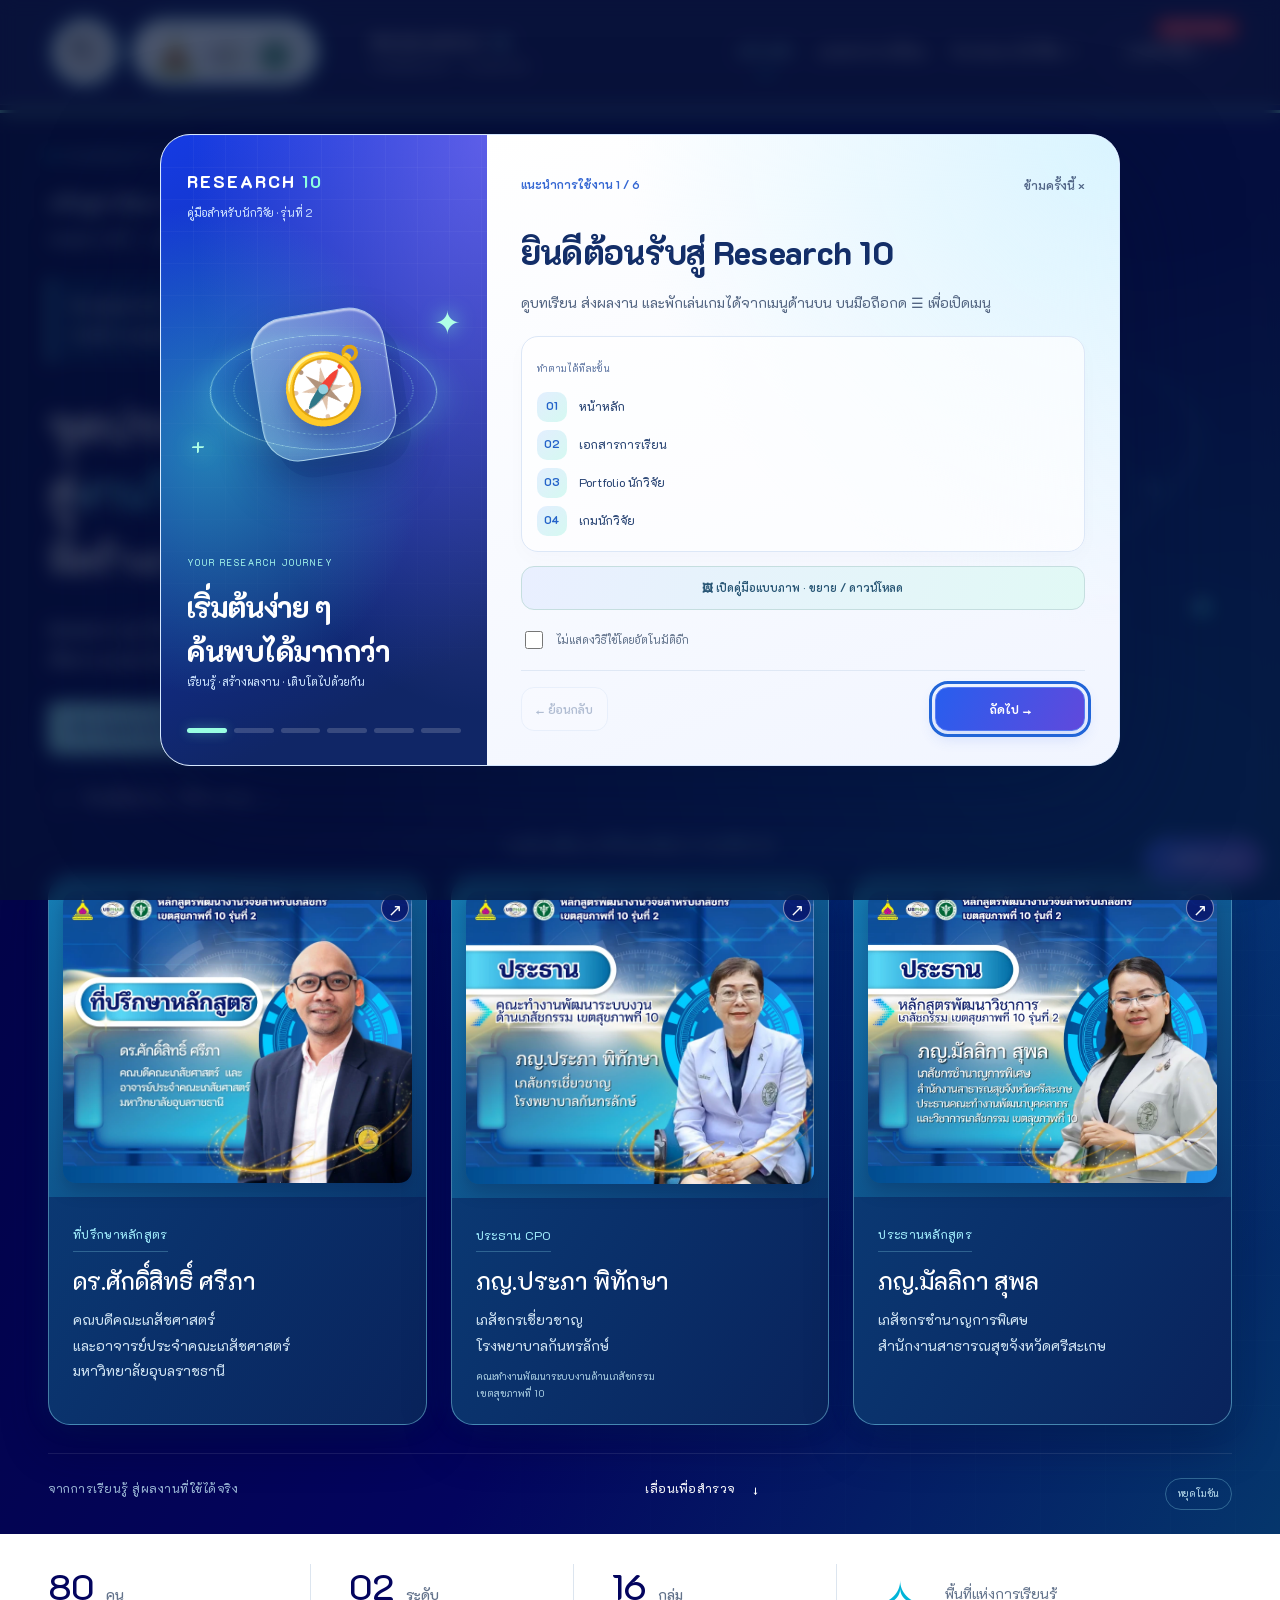
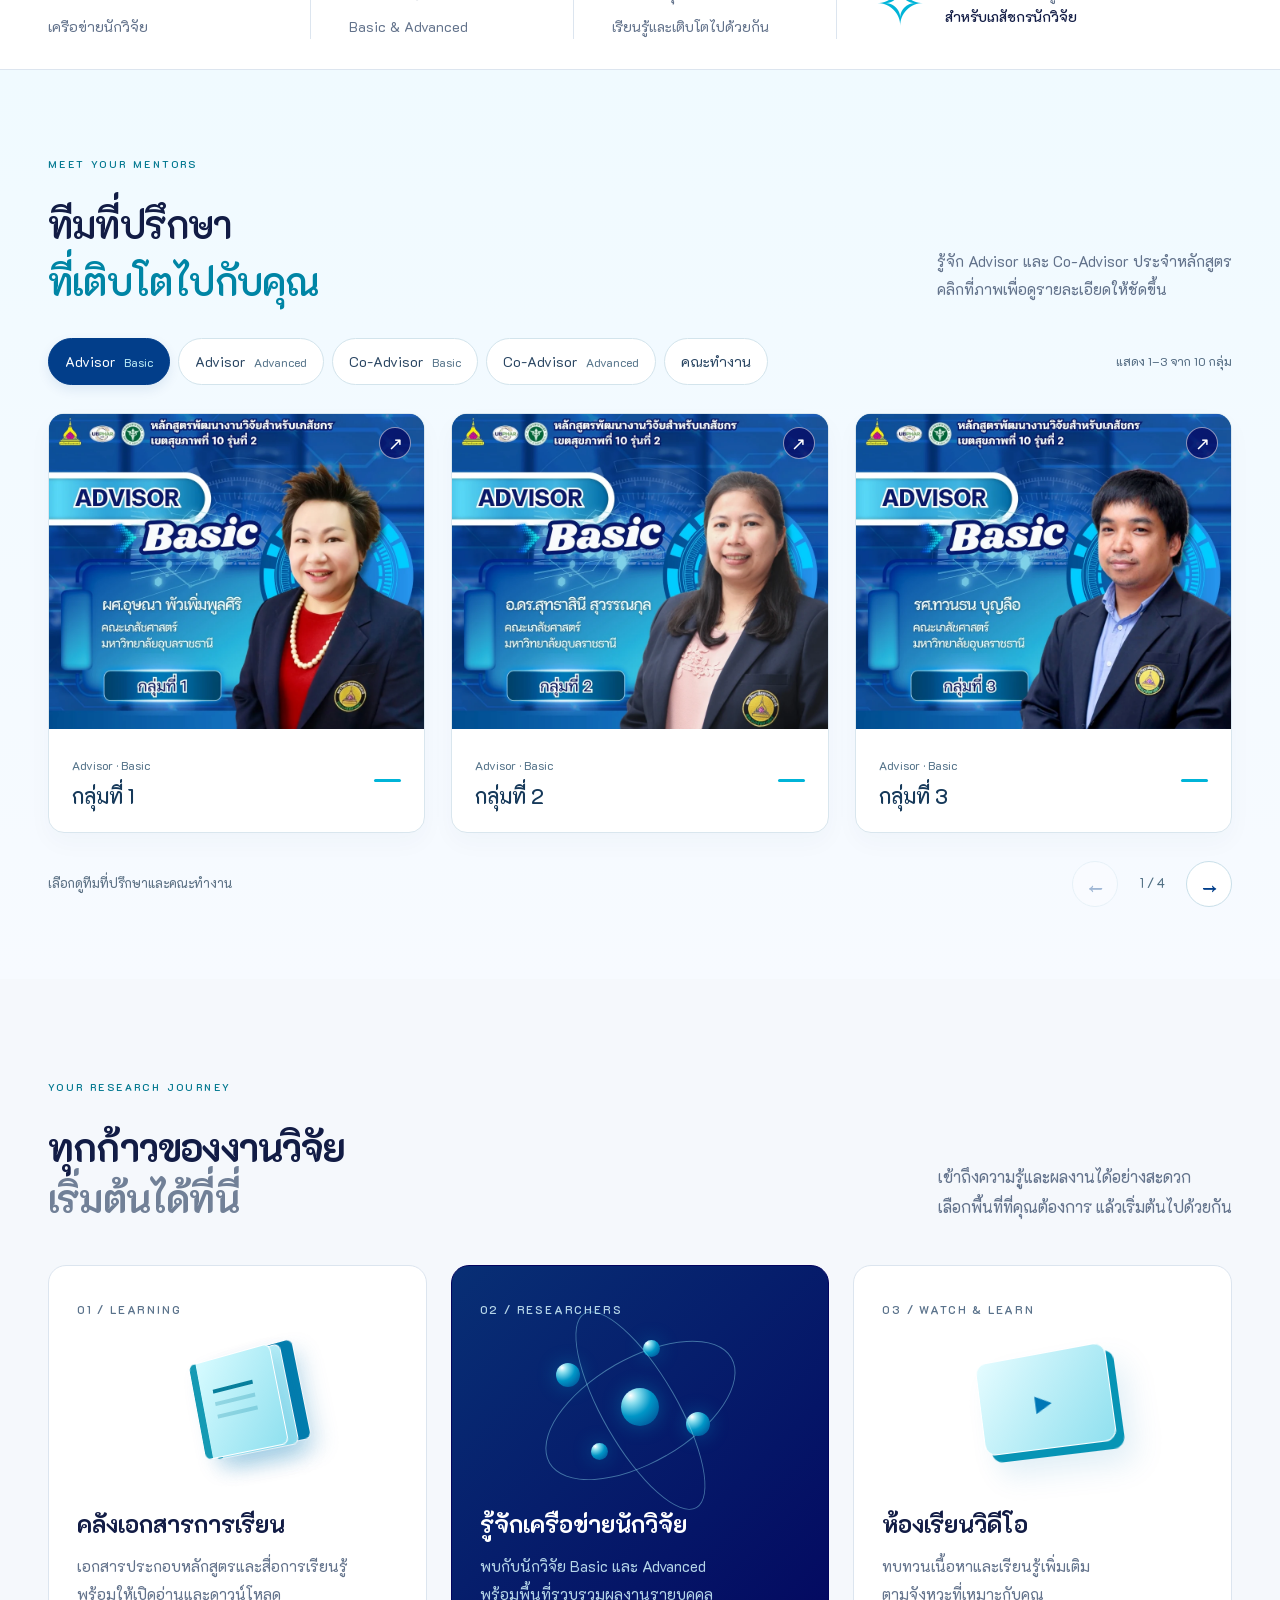
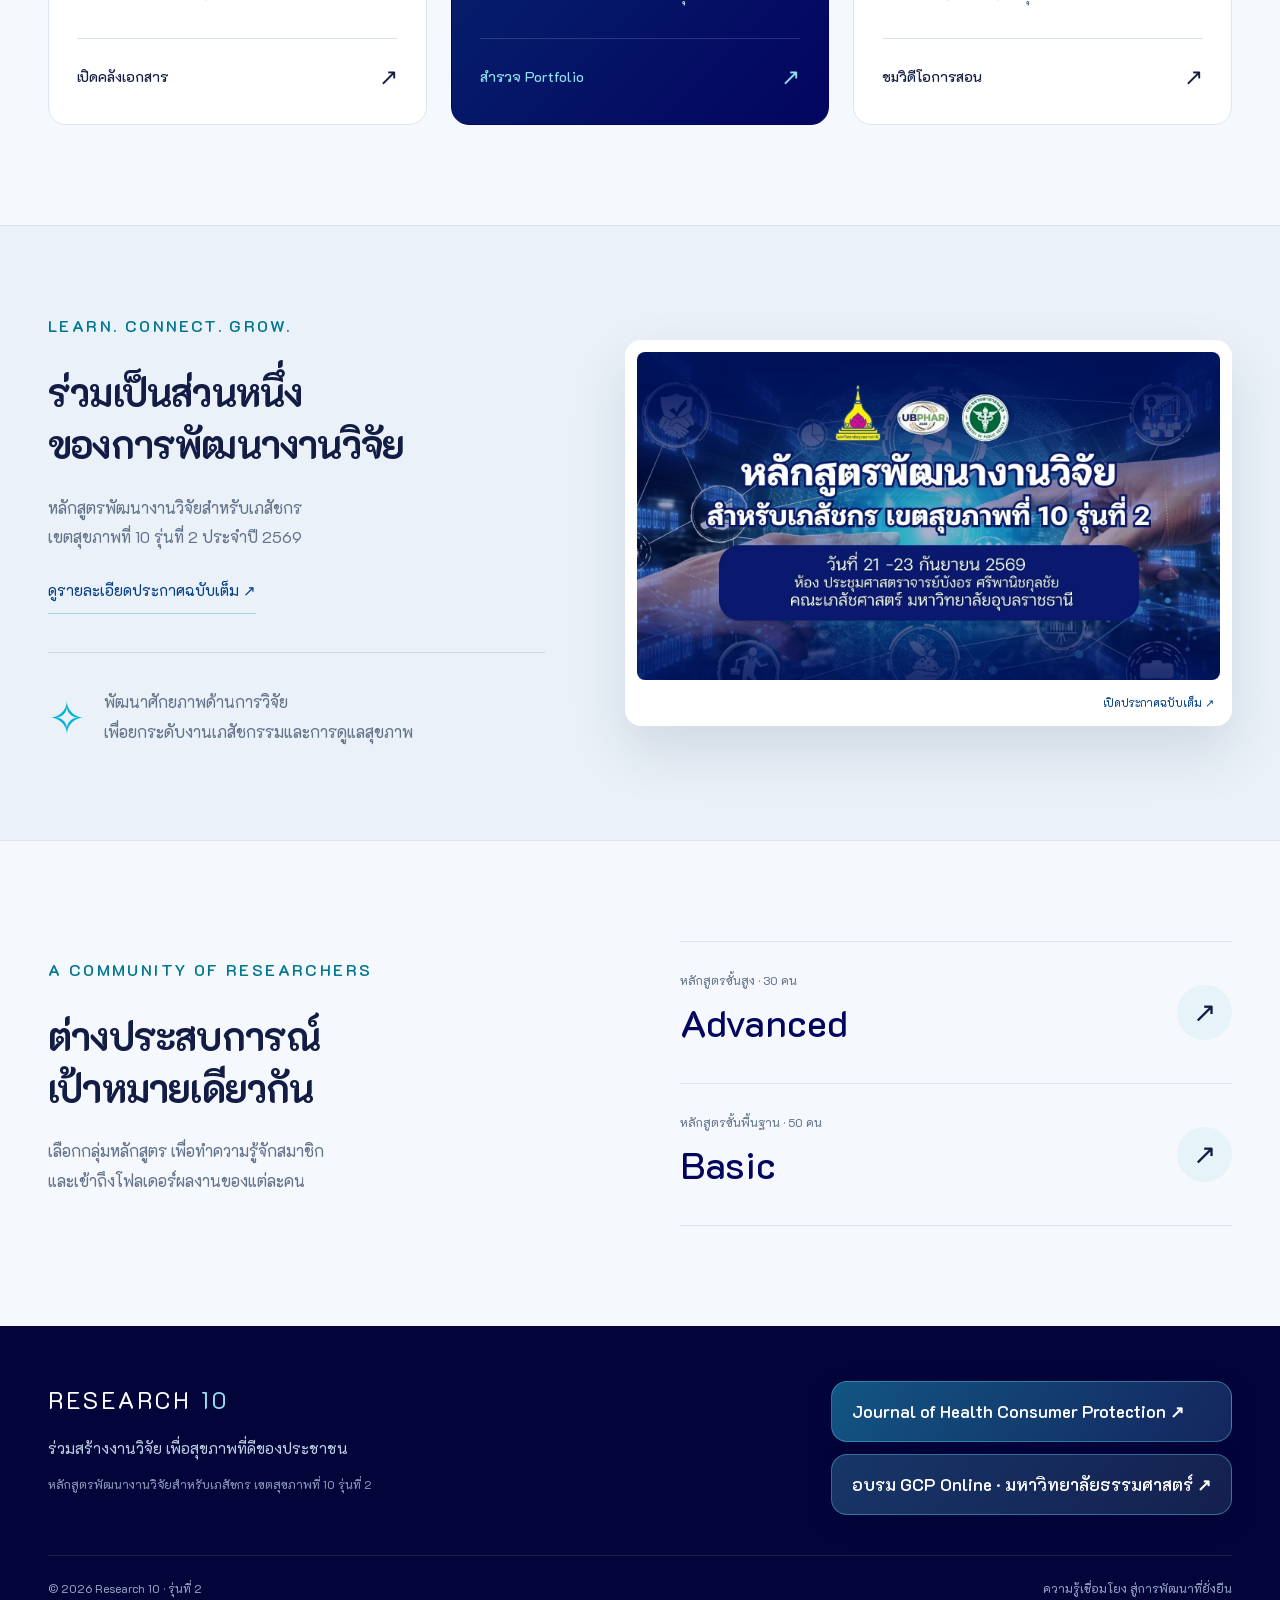
<file: index.html>
<!DOCTYPE html><html lang="th"><head><meta charset="UTF-8"><meta name="viewport" content="width=device-width,initial-scale=1"><meta name="theme-color" content="#03045e"><title>Research 10 — หลักสูตรพัฒนางานวิจัยสำหรับเภสัชกร รุ่นที่ 2</title><meta name="description" content="หลักสูตรพัฒนางานวิจัยสำหรับเภสัชกร เขตสุขภาพที่ 10 รุ่นที่ 2 เอกสาร วิดีโอ และผลงานนักวิจัย"><link rel="preconnect" href="https://fonts.googleapis.com"><link rel="preconnect" href="https://fonts.gstatic.com" crossorigin><link href="https://fonts.googleapis.com/css2?family=K2D:wght@300;400;500;600;700;800&display=swap" rel="stylesheet"><link rel="stylesheet" href="assets/site.css?v=4151b0ca4c77"><script src="assets/site.js?v=c0a868937370" defer></script><link rel="stylesheet" href="assets/landing-refinement.css?v=8daf1639f411"><link rel="stylesheet" href="assets/orbit-edition.css?v=c585d2d60537"><link rel="stylesheet" href="assets/content-update.css?v=4141422e1b76">
<link rel="stylesheet" href="assets/feature-badge.css?v=78a7ec01bbcc"><link rel="stylesheet" href="assets/site-tour.css?v=1db434718f9d"></head><body class="home-page"><a class="skip-link" href="#main">ข้ามไปเนื้อหา</a><header class="site-header"><div class="shell nav-inner"><a class="brand" href="index.html" aria-label="หน้าหลักหลักสูตรพัฒนางานวิจัย"><span class="brand-logos"><img src="assets/rx-logo.png" alt="ผู้พัฒนาหลักสูตร" width="53" height="40"><img src="assets/partners-logo.png" alt="หน่วยงานสนับสนุน" width="76" height="40"></span><span class="brand-title">RESEARCH <b>10</b><small>PHARMACIST · CLASS 02</small></span></a><button class="menu-toggle" aria-expanded="false" aria-controls="primary-nav" aria-label="เปิดเมนู">☰</button><nav id="primary-nav" aria-label="เมนูหลัก"><a href="index.html">หน้าหลัก</a><a href="documents.html">เอกสารการเรียน</a><a href="portfolio.html">Portfolio นักวิจัย <span aria-hidden="true">↗</span></a><a href="game.html" class="game-nav-link">เกมนักวิจัย <span aria-hidden="true">✧</span><span class="feature-badge">New Feature</span></a></nav></div></header><main id="main">
<section class="hero"><div class="hero-grid-bg" aria-hidden="true"></div><div class="shell hero-layout"><div class="hero-copy"><p class="eyebrow"><span class="status-dot"></span> PHARMACIST RESEARCH · CLASS 02</p><p class="hero-kicker">หลักสูตรพัฒนางานวิจัยสำหรับเภสัชกร<br><span>เขตสุขภาพที่ 10 · รุ่นที่ 2 · ประจำปี 2569</span></p><p class="hero-organizer">โดย <strong>คณะกรรมการพัฒนาระบบเภสัชกรรม</strong> (Chief Pharmacy Officer) เขตสุขภาพที่ 10 <span>ร่วมมือกับ <strong>คณะเภสัชศาสตร์ มหาวิทยาลัยอุบลราชธานี</strong></span></p><h1>จุดประกายความรู้<br>สู่<span class="gradient-text">งานวิจัย</span><br><span class="hero-closing-line">ที่สร้างการเปลี่ยนแปลง<span class="cyan-dot">.</span></span></h1><p class="hero-description">ต่อยอดความรู้ เชื่อมเครือข่าย และพัฒนางานเภสัชกรรม<br class="desktop-only">เพื่อความปลอดภัยด้านยาและสุขภาพของประชาชน</p><div class="actions"><a class="button button-cyan" href="portfolio.html">สำรวจผลงานนักวิจัย <span>↗</span></a><a class="button button-outline" href="documents.html">เอกสารการเรียน <span>↓</span></a></div><a class="video-link" href="documents.html#videos"><span class="play-icon">▶</span> เรียนรู้ได้ทุกเวลา · วิดีโอการสอน <span>↗</span></a></div>
<div class="hero-faculty-visual">
<div class="orbital-scene" aria-hidden="true"><div class="scene-grid"></div><div class="orbit-system"><div class="orbit orbit-one"></div><div class="orbit orbit-two"></div><div class="orbit orbit-three"></div><div class="orb-core"><span>Rx</span><small>RESEARCH<br>FOR BETTER HEALTH</small></div><i class="satellite satellite-one"></i><i class="satellite satellite-two"></i><i class="satellite satellite-three"></i></div><div class="float-label label-top"><span class="status-dot"></span> KNOWLEDGE INTO IMPACT</div><div class="float-label label-left"><span class="label-symbol">✧</span><div>งานวิจัยที่เชื่อมโยง<small>จากความรู้ สู่การเปลี่ยนแปลง</small></div></div></div>
<a href="#faculty" class="meet-team-link">รู้จัก Advisor และ Co-Advisor <span>↓</span></a></div>
</div><section class="shell leadership-section" aria-label="ที่ปรึกษาหลักสูตรและประธาน"><div class="leadership-heading"><span></span><p>ร่วมขับเคลื่อนงานวิจัยและพัฒนางานเภสัชกรรม</p><span></span></div><div class="leadership-pair leadership-trio"><div class="chair-feature" data-tilt><a class="chair-photo-link" href="assets/faculty/originals/course-advisor.png" target="_blank" rel="noopener" aria-label="ดูภาพที่ปรึกษาหลักสูตร ดร.ศักดิ์สิทธิ์ ศรีภา"><img src="assets/faculty/course-advisor.webp" width="752" height="630" alt="ที่ปรึกษาหลักสูตร ดร.ศักดิ์สิทธิ์ ศรีภา"><span aria-hidden="true">↗</span></a><div class="chair-caption"><div><span>ที่ปรึกษาหลักสูตร</span><h2>ดร.ศักดิ์สิทธิ์ ศรีภา</h2><p>คณบดีคณะเภสัชศาสตร์<br>และอาจารย์ประจำคณะเภสัชศาสตร์<br>มหาวิทยาลัยอุบลราชธานี</p></div></div></div><div class="chair-feature" data-tilt>
<a class="chair-photo-link" href="assets/faculty/originals/working-group-chair.png" target="_blank" rel="noopener" aria-label="ดูภาพ ภญ.ประภา พิทักษา ประธาน CPO ขนาดใหญ่"><img src="assets/faculty/working-group-chair.webp" alt="ภญ.ประภา พิทักษา ประธาน CPOพัฒนาระบบงานด้านเภสัชกรรม เขตสุขภาพที่ 10" width="752" height="630" fetchpriority="high"><span aria-hidden="true">↗</span></a>
<div class="chair-caption"><div><span>ประธาน CPO</span><h2>ภญ.ประภา พิทักษา</h2><p>เภสัชกรเชี่ยวชาญ<br>โรงพยาบาลกันทรลักษ์</p><small>คณะทำงานพัฒนาระบบงานด้านเภสัชกรรม<br>เขตสุขภาพที่ 10</small></div><span class="chair-mark" aria-hidden="true">✧</span></div></div><div class="chair-feature" data-tilt>
<a class="chair-photo-link" href="assets/faculty/originals/chair.png" target="_blank" rel="noopener" aria-label="ดูภาพ ภญ.มัลลิกา สุพล ประธานหลักสูตร ขนาดใหญ่"><img src="assets/faculty/chair.webp" alt="ภญ.มัลลิกา สุพล ประธานหลักสูตรพัฒนาวิชาการเภสัชกรรม เขตสุขภาพที่ 10 รุ่นที่ 2" width="940" height="788" fetchpriority="high"><span aria-hidden="true">↗</span></a>
<div class="chair-caption"><div><span>ประธานหลักสูตร</span><h2>ภญ.มัลลิกา สุพล</h2><p>เภสัชกรชำนาญการพิเศษ<br>สำนักงานสาธารณสุขจังหวัดศรีสะเกษ</p></div><span class="chair-mark" aria-hidden="true">✧</span></div></div>
</div></section><div class="shell hero-bottom"><span>จากการเรียนรู้ สู่ผลงานที่ใช้ได้จริง</span><a href="#explore">เลื่อนเพื่อสำรวจ <span>↓</span></a></div></section>
<section class="stats-strip" aria-label="ภาพรวมหลักสูตร"><div class="shell stats-grid"><div><strong>80<span>คน</span></strong><p>เครือข่ายนักวิจัย</p></div><div><strong>02<span>ระดับ</span></strong><p>Basic & Advanced</p></div><div><strong>16<span>กลุ่ม</span></strong><p>เรียนรู้และเติบโตไปด้วยกัน</p></div><div class="stats-message"><span class="small-orbit" aria-hidden="true">✧</span><p>พื้นที่แห่งการเรียนรู้<br><b>สำหรับเภสัชกรนักวิจัย</b></p></div></div></section>
<section id="faculty" class="faculty-section"><div class="shell">
<div class="section-heading"><div><p class="eyebrow blue">MEET YOUR MENTORS</p><h2>ทีมที่ปรึกษา<span class="faculty-heading-accent">ที่เติบโตไปกับคุณ</span></h2></div><p>รู้จัก Advisor และ Co-Advisor ประจำหลักสูตร<br>คลิกที่ภาพเพื่อดูรายละเอียดให้ชัดขึ้น</p></div>
<div class="faculty-filter-bar"><div class="faculty-filters" role="group" aria-label="เลือกหมวดทีมที่ปรึกษา" hidden><button type="button" data-filter="advisor-basic" aria-pressed="true">Advisor <span>Basic</span></button><button type="button" data-filter="advisor-advanced" aria-pressed="false">Advisor <span>Advanced</span></button><button type="button" data-filter="co-basic" aria-pressed="false">Co-Advisor <span>Basic</span></button><button type="button" data-filter="co-advanced" aria-pressed="false">Co-Advisor <span>Advanced</span></button><button type="button" data-filter="working-group" aria-pressed="false">คณะทำงาน</button></div><p id="faculty-status" role="status"></p></div>
<div class="faculty-grid"><article class="faculty-card" data-category="advisor-advanced" data-group="1">
<a class="faculty-image-link" href="assets/faculty/originals/advisor-advanced-1.jpg" target="_blank" rel="noopener" data-faculty-image="assets/faculty/advisor-advanced-1.webp" data-caption="Advisor Advanced · กลุ่มที่ 1" aria-label="ดูภาพ Advisor Advanced · กลุ่มที่ 1 ขนาดใหญ่"><img src="assets/faculty/advisor-advanced-1.webp" width="940" height="788" alt="Advisor ประจำหลักสูตร Advanced กลุ่มที่ 1" loading="lazy" decoding="async"><span class="image-zoom" aria-hidden="true">↗</span></a>
<div class="faculty-card-caption"><div><span>Advisor · Advanced</span><h3>กลุ่มที่ 1</h3></div><span class="faculty-caption-rule" aria-hidden="true"></span></div></article>
<article class="faculty-card" data-category="advisor-advanced" data-group="2">
<a class="faculty-image-link" href="assets/faculty/originals/advisor-advanced-2.jpg" target="_blank" rel="noopener" data-faculty-image="assets/faculty/advisor-advanced-2.webp" data-caption="Advisor Advanced · กลุ่มที่ 2" aria-label="ดูภาพ Advisor Advanced · กลุ่มที่ 2 ขนาดใหญ่"><img src="assets/faculty/advisor-advanced-2.webp" width="940" height="788" alt="Advisor ประจำหลักสูตร Advanced กลุ่มที่ 2" loading="lazy" decoding="async"><span class="image-zoom" aria-hidden="true">↗</span></a>
<div class="faculty-card-caption"><div><span>Advisor · Advanced</span><h3>กลุ่มที่ 2</h3></div><span class="faculty-caption-rule" aria-hidden="true"></span></div></article>
<article class="faculty-card" data-category="advisor-advanced" data-group="3">
<a class="faculty-image-link" href="assets/faculty/originals/advisor-advanced-3.jpg" target="_blank" rel="noopener" data-faculty-image="assets/faculty/advisor-advanced-3.webp" data-caption="Advisor Advanced · กลุ่มที่ 3" aria-label="ดูภาพ Advisor Advanced · กลุ่มที่ 3 ขนาดใหญ่"><img src="assets/faculty/advisor-advanced-3.webp" width="940" height="788" alt="Advisor ประจำหลักสูตร Advanced กลุ่มที่ 3" loading="lazy" decoding="async"><span class="image-zoom" aria-hidden="true">↗</span></a>
<div class="faculty-card-caption"><div><span>Advisor · Advanced</span><h3>กลุ่มที่ 3</h3></div><span class="faculty-caption-rule" aria-hidden="true"></span></div></article>
<article class="faculty-card" data-category="advisor-advanced" data-group="4">
<a class="faculty-image-link" href="assets/faculty/originals/advisor-advanced-4.jpg" target="_blank" rel="noopener" data-faculty-image="assets/faculty/advisor-advanced-4.webp" data-caption="Advisor Advanced · กลุ่มที่ 4" aria-label="ดูภาพ Advisor Advanced · กลุ่มที่ 4 ขนาดใหญ่"><img src="assets/faculty/advisor-advanced-4.webp" width="940" height="788" alt="Advisor ประจำหลักสูตร Advanced กลุ่มที่ 4" loading="lazy" decoding="async"><span class="image-zoom" aria-hidden="true">↗</span></a>
<div class="faculty-card-caption"><div><span>Advisor · Advanced</span><h3>กลุ่มที่ 4</h3></div><span class="faculty-caption-rule" aria-hidden="true"></span></div></article>
<article class="faculty-card" data-category="advisor-advanced" data-group="5">
<a class="faculty-image-link" href="assets/faculty/originals/advisor-advanced-5.jpg" target="_blank" rel="noopener" data-faculty-image="assets/faculty/advisor-advanced-5.webp" data-caption="Advisor Advanced · กลุ่มที่ 5" aria-label="ดูภาพ Advisor Advanced · กลุ่มที่ 5 ขนาดใหญ่"><img src="assets/faculty/advisor-advanced-5.webp" width="940" height="788" alt="Advisor ประจำหลักสูตร Advanced กลุ่มที่ 5" loading="lazy" decoding="async"><span class="image-zoom" aria-hidden="true">↗</span></a>
<div class="faculty-card-caption"><div><span>Advisor · Advanced</span><h3>กลุ่มที่ 5</h3></div><span class="faculty-caption-rule" aria-hidden="true"></span></div></article>
<article class="faculty-card" data-category="advisor-advanced" data-group="6">
<a class="faculty-image-link" href="assets/faculty/originals/advisor-advanced-6.jpg" target="_blank" rel="noopener" data-faculty-image="assets/faculty/advisor-advanced-6.webp" data-caption="Advisor Advanced · กลุ่มที่ 6" aria-label="ดูภาพ Advisor Advanced · กลุ่มที่ 6 ขนาดใหญ่"><img src="assets/faculty/advisor-advanced-6.webp" width="940" height="788" alt="Advisor ประจำหลักสูตร Advanced กลุ่มที่ 6" loading="lazy" decoding="async"><span class="image-zoom" aria-hidden="true">↗</span></a>
<div class="faculty-card-caption"><div><span>Advisor · Advanced</span><h3>กลุ่มที่ 6</h3></div><span class="faculty-caption-rule" aria-hidden="true"></span></div></article><article class="faculty-card" data-category="advisor-basic" data-group="1">
<a class="faculty-image-link" href="assets/faculty/originals/basic-10.jpg" target="_blank" rel="noopener" data-faculty-image="assets/faculty/basic-10.webp" data-caption="Advisor Basic · กลุ่มที่ 1" aria-label="ดูภาพ Advisor Basic กลุ่มที่ 1 ขนาดใหญ่">
<img src="assets/faculty/basic-10.webp" width="940" height="788" alt="Advisor ประจำหลักสูตร Basic กลุ่มที่ 1" loading="lazy" decoding="async"><span class="image-zoom" aria-hidden="true">↗</span></a>
<div class="faculty-card-caption"><div><span>Advisor · Basic</span><h3>กลุ่มที่ 1</h3></div><span class="faculty-caption-rule" aria-hidden="true"></span></div></article>
<article class="faculty-card" data-category="advisor-basic" data-group="2">
<a class="faculty-image-link" href="assets/faculty/originals/basic-9.jpg" target="_blank" rel="noopener" data-faculty-image="assets/faculty/basic-9.webp" data-caption="Advisor Basic · กลุ่มที่ 2" aria-label="ดูภาพ Advisor Basic กลุ่มที่ 2 ขนาดใหญ่">
<img src="assets/faculty/basic-9.webp" width="940" height="788" alt="Advisor ประจำหลักสูตร Basic กลุ่มที่ 2" loading="lazy" decoding="async"><span class="image-zoom" aria-hidden="true">↗</span></a>
<div class="faculty-card-caption"><div><span>Advisor · Basic</span><h3>กลุ่มที่ 2</h3></div><span class="faculty-caption-rule" aria-hidden="true"></span></div></article>
<article class="faculty-card" data-category="advisor-basic" data-group="3">
<a class="faculty-image-link" href="assets/faculty/originals/basic-8.jpg" target="_blank" rel="noopener" data-faculty-image="assets/faculty/basic-8.webp" data-caption="Advisor Basic · กลุ่มที่ 3" aria-label="ดูภาพ Advisor Basic กลุ่มที่ 3 ขนาดใหญ่">
<img src="assets/faculty/basic-8.webp" width="940" height="788" alt="Advisor ประจำหลักสูตร Basic กลุ่มที่ 3" loading="lazy" decoding="async"><span class="image-zoom" aria-hidden="true">↗</span></a>
<div class="faculty-card-caption"><div><span>Advisor · Basic</span><h3>กลุ่มที่ 3</h3></div><span class="faculty-caption-rule" aria-hidden="true"></span></div></article>
<article class="faculty-card" data-category="advisor-basic" data-group="4">
<a class="faculty-image-link" href="assets/faculty/originals/basic-7.jpg" target="_blank" rel="noopener" data-faculty-image="assets/faculty/basic-7.webp" data-caption="Advisor Basic · กลุ่มที่ 4" aria-label="ดูภาพ Advisor Basic กลุ่มที่ 4 ขนาดใหญ่">
<img src="assets/faculty/basic-7.webp" width="940" height="788" alt="Advisor ประจำหลักสูตร Basic กลุ่มที่ 4" loading="lazy" decoding="async"><span class="image-zoom" aria-hidden="true">↗</span></a>
<div class="faculty-card-caption"><div><span>Advisor · Basic</span><h3>กลุ่มที่ 4</h3></div><span class="faculty-caption-rule" aria-hidden="true"></span></div></article>
<article class="faculty-card" data-category="advisor-basic" data-group="5">
<a class="faculty-image-link" href="assets/faculty/originals/basic-6.jpg" target="_blank" rel="noopener" data-faculty-image="assets/faculty/basic-6.webp" data-caption="Advisor Basic · กลุ่มที่ 5" aria-label="ดูภาพ Advisor Basic กลุ่มที่ 5 ขนาดใหญ่">
<img src="assets/faculty/basic-6.webp" width="940" height="788" alt="Advisor ประจำหลักสูตร Basic กลุ่มที่ 5" loading="lazy" decoding="async"><span class="image-zoom" aria-hidden="true">↗</span></a>
<div class="faculty-card-caption"><div><span>Advisor · Basic</span><h3>กลุ่มที่ 5</h3></div><span class="faculty-caption-rule" aria-hidden="true"></span></div></article>
<article class="faculty-card" data-category="advisor-basic" data-group="6">
<a class="faculty-image-link" href="assets/faculty/originals/basic-5.jpg" target="_blank" rel="noopener" data-faculty-image="assets/faculty/basic-5.webp" data-caption="Advisor Basic · กลุ่มที่ 6" aria-label="ดูภาพ Advisor Basic กลุ่มที่ 6 ขนาดใหญ่">
<img src="assets/faculty/basic-5.webp" width="940" height="788" alt="Advisor ประจำหลักสูตร Basic กลุ่มที่ 6" loading="lazy" decoding="async"><span class="image-zoom" aria-hidden="true">↗</span></a>
<div class="faculty-card-caption"><div><span>Advisor · Basic</span><h3>กลุ่มที่ 6</h3></div><span class="faculty-caption-rule" aria-hidden="true"></span></div></article>
<article class="faculty-card" data-category="advisor-basic" data-group="7">
<a class="faculty-image-link" href="assets/faculty/originals/basic-4.jpg" target="_blank" rel="noopener" data-faculty-image="assets/faculty/basic-4.webp" data-caption="Advisor Basic · กลุ่มที่ 7" aria-label="ดูภาพ Advisor Basic กลุ่มที่ 7 ขนาดใหญ่">
<img src="assets/faculty/basic-4.webp" width="940" height="788" alt="Advisor ประจำหลักสูตร Basic กลุ่มที่ 7" loading="lazy" decoding="async"><span class="image-zoom" aria-hidden="true">↗</span></a>
<div class="faculty-card-caption"><div><span>Advisor · Basic</span><h3>กลุ่มที่ 7</h3></div><span class="faculty-caption-rule" aria-hidden="true"></span></div></article>
<article class="faculty-card" data-category="advisor-basic" data-group="8">
<a class="faculty-image-link" href="assets/faculty/originals/basic-3.jpg" target="_blank" rel="noopener" data-faculty-image="assets/faculty/basic-3.webp" data-caption="Advisor Basic · กลุ่มที่ 8" aria-label="ดูภาพ Advisor Basic กลุ่มที่ 8 ขนาดใหญ่">
<img src="assets/faculty/basic-3.webp" width="940" height="788" alt="Advisor ประจำหลักสูตร Basic กลุ่มที่ 8" loading="lazy" decoding="async"><span class="image-zoom" aria-hidden="true">↗</span></a>
<div class="faculty-card-caption"><div><span>Advisor · Basic</span><h3>กลุ่มที่ 8</h3></div><span class="faculty-caption-rule" aria-hidden="true"></span></div></article>
<article class="faculty-card" data-category="advisor-basic" data-group="9">
<a class="faculty-image-link" href="assets/faculty/originals/basic-2.jpg" target="_blank" rel="noopener" data-faculty-image="assets/faculty/basic-2.webp" data-caption="Advisor Basic · กลุ่มที่ 9" aria-label="ดูภาพ Advisor Basic กลุ่มที่ 9 ขนาดใหญ่">
<img src="assets/faculty/basic-2.webp" width="940" height="788" alt="Advisor ประจำหลักสูตร Basic กลุ่มที่ 9" loading="lazy" decoding="async"><span class="image-zoom" aria-hidden="true">↗</span></a>
<div class="faculty-card-caption"><div><span>Advisor · Basic</span><h3>กลุ่มที่ 9</h3></div><span class="faculty-caption-rule" aria-hidden="true"></span></div></article>
<article class="faculty-card" data-category="advisor-basic" data-group="10">
<a class="faculty-image-link" href="assets/faculty/originals/basic-1.jpg" target="_blank" rel="noopener" data-faculty-image="assets/faculty/basic-1.webp" data-caption="Advisor Basic · กลุ่มที่ 10" aria-label="ดูภาพ Advisor Basic กลุ่มที่ 10 ขนาดใหญ่">
<img src="assets/faculty/basic-1.webp" width="940" height="788" alt="Advisor ประจำหลักสูตร Basic กลุ่มที่ 10" loading="lazy" decoding="async"><span class="image-zoom" aria-hidden="true">↗</span></a>
<div class="faculty-card-caption"><div><span>Advisor · Basic</span><h3>กลุ่มที่ 10</h3></div><span class="faculty-caption-rule" aria-hidden="true"></span></div></article>
<article class="faculty-card" data-category="co-advanced" data-group="1">
<a class="faculty-image-link" href="assets/faculty/originals/co-advanced-6.jpg" target="_blank" rel="noopener" data-faculty-image="assets/faculty/co-advanced-6.webp" data-caption="Co-Advisor Advanced · กลุ่มที่ 1" aria-label="ดูภาพ Co-Advisor Advanced กลุ่มที่ 1 ขนาดใหญ่">
<img src="assets/faculty/co-advanced-6.webp" width="940" height="788" alt="Co-Advisor ประจำหลักสูตร Advanced กลุ่มที่ 1" loading="lazy" decoding="async"><span class="image-zoom" aria-hidden="true">↗</span></a>
<div class="faculty-card-caption"><div><span>Co-Advisor · Advanced</span><h3>กลุ่มที่ 1</h3></div><span class="faculty-caption-rule" aria-hidden="true"></span></div></article>
<article class="faculty-card" data-category="co-advanced" data-group="2">
<a class="faculty-image-link" href="assets/faculty/originals/co-advanced-5.jpg" target="_blank" rel="noopener" data-faculty-image="assets/faculty/co-advanced-5.webp" data-caption="Co-Advisor Advanced · กลุ่มที่ 2" aria-label="ดูภาพ Co-Advisor Advanced กลุ่มที่ 2 ขนาดใหญ่">
<img src="assets/faculty/co-advanced-5.webp" width="940" height="788" alt="Co-Advisor ประจำหลักสูตร Advanced กลุ่มที่ 2" loading="lazy" decoding="async"><span class="image-zoom" aria-hidden="true">↗</span></a>
<div class="faculty-card-caption"><div><span>Co-Advisor · Advanced</span><h3>กลุ่มที่ 2</h3></div><span class="faculty-caption-rule" aria-hidden="true"></span></div></article>
<article class="faculty-card" data-category="co-advanced" data-group="3">
<a class="faculty-image-link" href="assets/faculty/originals/co-advanced-4.jpg" target="_blank" rel="noopener" data-faculty-image="assets/faculty/co-advanced-4.webp" data-caption="Co-Advisor Advanced · กลุ่มที่ 3" aria-label="ดูภาพ Co-Advisor Advanced กลุ่มที่ 3 ขนาดใหญ่">
<img src="assets/faculty/co-advanced-4.webp" width="940" height="788" alt="Co-Advisor ประจำหลักสูตร Advanced กลุ่มที่ 3" loading="lazy" decoding="async"><span class="image-zoom" aria-hidden="true">↗</span></a>
<div class="faculty-card-caption"><div><span>Co-Advisor · Advanced</span><h3>กลุ่มที่ 3</h3></div><span class="faculty-caption-rule" aria-hidden="true"></span></div></article>
<article class="faculty-card" data-category="co-advanced" data-group="4">
<a class="faculty-image-link" href="assets/faculty/originals/co-advanced-3.jpg" target="_blank" rel="noopener" data-faculty-image="assets/faculty/co-advanced-3.webp" data-caption="Co-Advisor Advanced · กลุ่มที่ 4" aria-label="ดูภาพ Co-Advisor Advanced กลุ่มที่ 4 ขนาดใหญ่">
<img src="assets/faculty/co-advanced-3.webp" width="940" height="788" alt="Co-Advisor ประจำหลักสูตร Advanced กลุ่มที่ 4" loading="lazy" decoding="async"><span class="image-zoom" aria-hidden="true">↗</span></a>
<div class="faculty-card-caption"><div><span>Co-Advisor · Advanced</span><h3>กลุ่มที่ 4</h3></div><span class="faculty-caption-rule" aria-hidden="true"></span></div></article>
<article class="faculty-card" data-category="co-advanced" data-group="5">
<a class="faculty-image-link" href="assets/faculty/originals/co-advanced-2.jpg" target="_blank" rel="noopener" data-faculty-image="assets/faculty/co-advanced-2.webp" data-caption="Co-Advisor Advanced · กลุ่มที่ 5" aria-label="ดูภาพ Co-Advisor Advanced กลุ่มที่ 5 ขนาดใหญ่">
<img src="assets/faculty/co-advanced-2.webp" width="940" height="788" alt="Co-Advisor ประจำหลักสูตร Advanced กลุ่มที่ 5" loading="lazy" decoding="async"><span class="image-zoom" aria-hidden="true">↗</span></a>
<div class="faculty-card-caption"><div><span>Co-Advisor · Advanced</span><h3>กลุ่มที่ 5</h3></div><span class="faculty-caption-rule" aria-hidden="true"></span></div></article>
<article class="faculty-card" data-category="co-advanced" data-group="6">
<a class="faculty-image-link" href="assets/faculty/originals/co-advanced-1.jpg" target="_blank" rel="noopener" data-faculty-image="assets/faculty/co-advanced-1.webp" data-caption="Co-Advisor Advanced · กลุ่มที่ 6" aria-label="ดูภาพ Co-Advisor Advanced กลุ่มที่ 6 ขนาดใหญ่">
<img src="assets/faculty/co-advanced-1.webp" width="940" height="788" alt="Co-Advisor ประจำหลักสูตร Advanced กลุ่มที่ 6" loading="lazy" decoding="async"><span class="image-zoom" aria-hidden="true">↗</span></a>
<div class="faculty-card-caption"><div><span>Co-Advisor · Advanced</span><h3>กลุ่มที่ 6</h3></div><span class="faculty-caption-rule" aria-hidden="true"></span></div></article>
<article class="faculty-card" data-category="co-basic" data-group="1">
<a class="faculty-image-link" href="assets/faculty/originals/co-basic-2.jpg" target="_blank" rel="noopener" data-faculty-image="assets/faculty/co-basic-2.webp" data-caption="Co-Advisor Basic · กลุ่มที่ 1" aria-label="ดูภาพ Co-Advisor Basic กลุ่มที่ 1 ขนาดใหญ่">
<img src="assets/faculty/co-basic-2.webp" width="940" height="788" alt="Co-Advisor ประจำหลักสูตร Basic กลุ่มที่ 1" loading="lazy" decoding="async"><span class="image-zoom" aria-hidden="true">↗</span></a>
<div class="faculty-card-caption"><div><span>Co-Advisor · Basic</span><h3>กลุ่มที่ 1</h3></div><span class="faculty-caption-rule" aria-hidden="true"></span></div></article>
<article class="faculty-card" data-category="co-basic" data-group="2">
<a class="faculty-image-link" href="assets/faculty/originals/advanced-4.jpg" target="_blank" rel="noopener" data-faculty-image="assets/faculty/advanced-4.webp" data-caption="Co-Advisor Basic · กลุ่มที่ 2" aria-label="ดูภาพ Co-Advisor Basic กลุ่มที่ 2 ขนาดใหญ่">
<img src="assets/faculty/advanced-4.webp" width="940" height="788" alt="Co-Advisor ประจำหลักสูตร Basic กลุ่มที่ 2" loading="lazy" decoding="async"><span class="image-zoom" aria-hidden="true">↗</span></a>
<div class="faculty-card-caption"><div><span>Co-Advisor · Basic</span><h3>กลุ่มที่ 2</h3></div><span class="faculty-caption-rule" aria-hidden="true"></span></div></article>
<article class="faculty-card" data-category="co-basic" data-group="3">
<a class="faculty-image-link" href="assets/faculty/originals/advanced-3.jpg" target="_blank" rel="noopener" data-faculty-image="assets/faculty/advanced-3.webp" data-caption="Co-Advisor Basic · กลุ่มที่ 3" aria-label="ดูภาพ Co-Advisor Basic กลุ่มที่ 3 ขนาดใหญ่">
<img src="assets/faculty/advanced-3.webp" width="940" height="788" alt="Co-Advisor ประจำหลักสูตร Basic กลุ่มที่ 3" loading="lazy" decoding="async"><span class="image-zoom" aria-hidden="true">↗</span></a>
<div class="faculty-card-caption"><div><span>Co-Advisor · Basic</span><h3>กลุ่มที่ 3</h3></div><span class="faculty-caption-rule" aria-hidden="true"></span></div></article>
<article class="faculty-card" data-category="co-basic" data-group="4">
<a class="faculty-image-link" href="assets/faculty/originals/advanced-2.jpg" target="_blank" rel="noopener" data-faculty-image="assets/faculty/advanced-2.webp" data-caption="Co-Advisor Basic · กลุ่มที่ 4" aria-label="ดูภาพ Co-Advisor Basic กลุ่มที่ 4 ขนาดใหญ่">
<img src="assets/faculty/advanced-2.webp" width="940" height="788" alt="Co-Advisor ประจำหลักสูตร Basic กลุ่มที่ 4" loading="lazy" decoding="async"><span class="image-zoom" aria-hidden="true">↗</span></a>
<div class="faculty-card-caption"><div><span>Co-Advisor · Basic</span><h3>กลุ่มที่ 4</h3></div><span class="faculty-caption-rule" aria-hidden="true"></span></div></article>
<article class="faculty-card" data-category="co-basic" data-group="5">
<a class="faculty-image-link" href="assets/faculty/originals/advanced-1.jpg" target="_blank" rel="noopener" data-faculty-image="assets/faculty/advanced-1.webp" data-caption="Co-Advisor Basic · กลุ่มที่ 5" aria-label="ดูภาพ Co-Advisor Basic กลุ่มที่ 5 ขนาดใหญ่">
<img src="assets/faculty/advanced-1.webp" width="940" height="788" alt="Co-Advisor ประจำหลักสูตร Basic กลุ่มที่ 5" loading="lazy" decoding="async"><span class="image-zoom" aria-hidden="true">↗</span></a>
<div class="faculty-card-caption"><div><span>Co-Advisor · Basic</span><h3>กลุ่มที่ 5</h3></div><span class="faculty-caption-rule" aria-hidden="true"></span></div></article>
<article class="faculty-card" data-category="co-basic" data-group="6">
<a class="faculty-image-link" href="assets/faculty/originals/co-basic-3.jpg" target="_blank" rel="noopener" data-faculty-image="assets/faculty/co-basic-3.webp" data-caption="Co-Advisor Basic · กลุ่มที่ 6" aria-label="ดูภาพ Co-Advisor Basic กลุ่มที่ 6 ขนาดใหญ่">
<img src="assets/faculty/co-basic-3.webp" width="940" height="788" alt="Co-Advisor ประจำหลักสูตร Basic กลุ่มที่ 6" loading="lazy" decoding="async"><span class="image-zoom" aria-hidden="true">↗</span></a>
<div class="faculty-card-caption"><div><span>Co-Advisor · Basic</span><h3>กลุ่มที่ 6</h3></div><span class="faculty-caption-rule" aria-hidden="true"></span></div></article>
<article class="faculty-card" data-category="co-basic" data-group="7">
<a class="faculty-image-link" href="assets/faculty/originals/advanced-7.jpg" target="_blank" rel="noopener" data-faculty-image="assets/faculty/advanced-7.webp" data-caption="Co-Advisor Basic · กลุ่มที่ 7" aria-label="ดูภาพ Co-Advisor Basic กลุ่มที่ 7 ขนาดใหญ่">
<img src="assets/faculty/advanced-7.webp" width="940" height="788" alt="Co-Advisor ประจำหลักสูตร Basic กลุ่มที่ 7" loading="lazy" decoding="async"><span class="image-zoom" aria-hidden="true">↗</span></a>
<div class="faculty-card-caption"><div><span>Co-Advisor · Basic</span><h3>กลุ่มที่ 7</h3></div><span class="faculty-caption-rule" aria-hidden="true"></span></div></article>
<article class="faculty-card" data-category="co-basic" data-group="8">
<a class="faculty-image-link" href="assets/faculty/originals/advanced-6.jpg" target="_blank" rel="noopener" data-faculty-image="assets/faculty/advanced-6.webp" data-caption="Co-Advisor Basic · กลุ่มที่ 8" aria-label="ดูภาพ Co-Advisor Basic กลุ่มที่ 8 ขนาดใหญ่">
<img src="assets/faculty/advanced-6.webp" width="940" height="788" alt="Co-Advisor ประจำหลักสูตร Basic กลุ่มที่ 8" loading="lazy" decoding="async"><span class="image-zoom" aria-hidden="true">↗</span></a>
<div class="faculty-card-caption"><div><span>Co-Advisor · Basic</span><h3>กลุ่มที่ 8</h3></div><span class="faculty-caption-rule" aria-hidden="true"></span></div></article>
<article class="faculty-card" data-category="co-basic" data-group="9">
<a class="faculty-image-link" href="assets/faculty/originals/advanced-5.jpg" target="_blank" rel="noopener" data-faculty-image="assets/faculty/advanced-5.webp" data-caption="Co-Advisor Basic · กลุ่มที่ 9" aria-label="ดูภาพ Co-Advisor Basic กลุ่มที่ 9 ขนาดใหญ่">
<img src="assets/faculty/advanced-5.webp" width="940" height="788" alt="Co-Advisor ประจำหลักสูตร Basic กลุ่มที่ 9" loading="lazy" decoding="async"><span class="image-zoom" aria-hidden="true">↗</span></a>
<div class="faculty-card-caption"><div><span>Co-Advisor · Basic</span><h3>กลุ่มที่ 9</h3></div><span class="faculty-caption-rule" aria-hidden="true"></span></div></article>
<article class="faculty-card" data-category="co-basic" data-group="10">
<a class="faculty-image-link" href="assets/faculty/originals/co-basic-1.jpg" target="_blank" rel="noopener" data-faculty-image="assets/faculty/co-basic-1.webp" data-caption="Co-Advisor Basic · กลุ่มที่ 10" aria-label="ดูภาพ Co-Advisor Basic กลุ่มที่ 10 ขนาดใหญ่">
<img src="assets/faculty/co-basic-1.webp" width="940" height="788" alt="Co-Advisor ประจำหลักสูตร Basic กลุ่มที่ 10" loading="lazy" decoding="async"><span class="image-zoom" aria-hidden="true">↗</span></a>
<div class="faculty-card-caption"><div><span>Co-Advisor · Basic</span><h3>กลุ่มที่ 10</h3></div><span class="faculty-caption-rule" aria-hidden="true"></span></div></article>
<article class="faculty-card" data-category="working-group" data-group="1"><a class="faculty-image-link" href="assets/faculty/originals/working-group-2.jpg" target="_blank" rel="noopener" data-faculty-image="assets/faculty/working-group-2.webp" data-caption="ผู้จัดการหลักสูตร · กิ๊ฟ" aria-label="ดูภาพ ผู้จัดการหลักสูตร กิ๊ฟ ขนาดใหญ่"><img src="assets/faculty/working-group-2.webp" width="752" height="630" alt="ผู้จัดการหลักสูตร กิ๊ฟ" loading="lazy" decoding="async"><span class="image-zoom" aria-hidden="true">↗</span></a><div class="faculty-card-caption"><div><span>ผู้จัดการหลักสูตร</span><h3>กิ๊ฟ</h3></div><span class="faculty-caption-rule" aria-hidden="true"></span></div></article>
<article class="faculty-card" data-category="working-group" data-group="2"><a class="faculty-image-link" href="assets/faculty/originals/working-group-3.jpg" target="_blank" rel="noopener" data-faculty-image="assets/faculty/working-group-3.webp" data-caption="คณะทำงาน · หญิง" aria-label="ดูภาพ คณะทำงาน หญิง ขนาดใหญ่"><img src="assets/faculty/working-group-3.webp" width="752" height="630" alt="คณะทำงาน หญิง" loading="lazy" decoding="async"><span class="image-zoom" aria-hidden="true">↗</span></a><div class="faculty-card-caption"><div><span>คณะทำงาน</span><h3>หญิง</h3></div><span class="faculty-caption-rule" aria-hidden="true"></span></div></article>
<article class="faculty-card" data-category="working-group" data-group="3"><a class="faculty-image-link" href="assets/faculty/originals/working-group-4.jpg" target="_blank" rel="noopener" data-faculty-image="assets/faculty/working-group-4.webp" data-caption="ผู้ประสานงาน · ภูมิ" aria-label="ดูภาพ ผู้ประสานงาน ภูมิ ขนาดใหญ่"><img src="assets/faculty/working-group-4.webp" width="752" height="630" alt="ผู้ประสานงาน ภูมิ" loading="lazy" decoding="async"><span class="image-zoom" aria-hidden="true">↗</span></a><div class="faculty-card-caption"><div><span>ผู้ประสานงาน</span><h3>ภูมิ</h3></div><span class="faculty-caption-rule" aria-hidden="true"></span></div></article>
<article class="faculty-card" data-category="working-group" data-group="4"><a class="faculty-image-link" href="assets/faculty/originals/working-group-5.jpg" target="_blank" rel="noopener" data-faculty-image="assets/faculty/working-group-5.webp" data-caption="คณะทำงาน · ออมสิน" aria-label="ดูภาพ คณะทำงาน ออมสิน ขนาดใหญ่"><img src="assets/faculty/working-group-5.webp" width="752" height="630" alt="คณะทำงาน ออมสิน" loading="lazy" decoding="async"><span class="image-zoom" aria-hidden="true">↗</span></a><div class="faculty-card-caption"><div><span>คณะทำงาน</span><h3>ออมสิน</h3></div><span class="faculty-caption-rule" aria-hidden="true"></span></div></article>
<article class="faculty-card" data-category="working-group" data-group="5"><a class="faculty-image-link" href="assets/faculty/originals/working-group-6.jpg" target="_blank" rel="noopener" data-faculty-image="assets/faculty/working-group-6.webp" data-caption="คณะทำงาน · กุ้ง" aria-label="ดูภาพ คณะทำงาน กุ้ง ขนาดใหญ่"><img src="assets/faculty/working-group-6.webp" width="752" height="630" alt="คณะทำงาน กุ้ง" loading="lazy" decoding="async"><span class="image-zoom" aria-hidden="true">↗</span></a><div class="faculty-card-caption"><div><span>คณะทำงาน</span><h3>กุ้ง</h3></div><span class="faculty-caption-rule" aria-hidden="true"></span></div></article>
<article class="faculty-card" data-category="working-group" data-group="6"><a class="faculty-image-link" href="assets/faculty/originals/working-group-1.jpg" target="_blank" rel="noopener" data-faculty-image="assets/faculty/working-group-1.webp" data-caption="คณะทำงาน · ครีม" aria-label="ดูภาพ คณะทำงาน ครีม ขนาดใหญ่"><img src="assets/faculty/working-group-1.webp" width="752" height="630" alt="คณะทำงาน ครีม" loading="lazy" decoding="async"><span class="image-zoom" aria-hidden="true">↗</span></a><div class="faculty-card-caption"><div><span>คณะทำงาน</span><h3>ครีม</h3></div><span class="faculty-caption-rule" aria-hidden="true"></span></div></article></div>
<div class="faculty-pagination" hidden><p>เลือกดูทีมที่ปรึกษาและคณะทำงาน</p><div><button type="button" id="faculty-prev" aria-label="ดูทีมที่ปรึกษาชุดก่อนหน้า">←</button><span id="faculty-page"></span><button type="button" id="faculty-next" aria-label="ดูทีมที่ปรึกษาชุดถัดไป">→</button></div></div>
</div></section>
<dialog id="faculty-dialog" aria-labelledby="faculty-dialog-title"><div class="faculty-dialog-toolbar"><h2 id="faculty-dialog-title">ทีมที่ปรึกษา</h2><button type="button" id="faculty-close" aria-label="ปิดภาพขนาดใหญ่">✕</button></div><img id="faculty-dialog-image" alt=""><div class="faculty-dialog-bottom"><button type="button" id="faculty-image-prev" aria-label="ภาพก่อนหน้า">←</button><a id="faculty-original" href="assets/faculty/originals/chair.png" target="_blank" rel="noopener">เปิดภาพต้นฉบับ ↗</a><button type="button" id="faculty-image-next" aria-label="ภาพถัดไป">→</button></div></dialog>
<section id="explore" class="section shell"><div class="section-heading reveal"><div><p class="eyebrow blue">YOUR RESEARCH JOURNEY</p><h2>ทุกก้าวของงานวิจัย<br><span class="muted">เริ่มต้นได้ที่นี่</span></h2></div><p>เข้าถึงความรู้และผลงานได้อย่างสะดวก<br>เลือกพื้นที่ที่คุณต้องการ แล้วเริ่มต้นไปด้วยกัน</p></div><div class="resource-grid">
<a class="resource-card reveal" href="documents.html" data-tilt><span class="resource-number">01 / LEARNING</span><div class="resource-art book-art" aria-hidden="true"><i></i><i></i><i></i></div><h3>คลังเอกสารการเรียน</h3><p>เอกสารประกอบหลักสูตรและสื่อการเรียนรู้<br>พร้อมให้เปิดอ่านและดาวน์โหลด</p><span class="card-action">เปิดคลังเอกสาร <b>↗</b></span></a>
<a class="resource-card resource-dark reveal" href="portfolio.html" data-tilt><span class="resource-number">02 / RESEARCHERS</span><div class="resource-art network-art" aria-hidden="true"><i></i><i></i><i></i><i></i><i></i></div><h3>รู้จักเครือข่ายนักวิจัย</h3><p>พบกับนักวิจัย Basic และ Advanced<br>พร้อมพื้นที่รวบรวมผลงานรายบุคคล</p><span class="card-action">สำรวจ Portfolio <b>↗</b></span></a>
<a class="resource-card reveal" href="documents.html#videos" data-tilt><span class="resource-number">03 / WATCH & LEARN</span><div class="resource-art video-art" aria-hidden="true"><i>▶</i></div><h3>ห้องเรียนวิดีโอ</h3><p>ทบทวนเนื้อหาและเรียนรู้เพิ่มเติม<br>ตามจังหวะที่เหมาะกับคุณ</p><span class="card-action">ชมวิดีโอการสอน <b>↗</b></span></a></div></section>
<section class="announcement-section"><div class="shell announcement-layout"><div class="reveal"><p class="eyebrow blue">LEARN. CONNECT. GROW.</p><h2>ร่วมเป็นส่วนหนึ่ง<br>ของการพัฒนางานวิจัย</h2><p>หลักสูตรพัฒนางานวิจัยสำหรับเภสัชกร<br>เขตสุขภาพที่ 10 รุ่นที่ 2 ประจำปี 2569</p><a class="text-link" href="Info Invitation_New.jpg" target="_blank" rel="noopener">ดูรายละเอียดประกาศฉบับเต็ม ↗</a><div class="announcement-note"><span>✧</span><p>พัฒนาศักยภาพด้านการวิจัย<br>เพื่อยกระดับงานเภสัชกรรมและการดูแลสุขภาพ</p></div></div><a class="poster-frame reveal" href="assets/faculty/originals/course-banner.jpg" target="_blank" rel="noopener" aria-label="เปิดภาพหลักสูตรฉบับเต็ม"><img src="assets/faculty/course-banner.webp" alt="หลักสูตรพัฒนางานวิจัยสำหรับเภสัชกร เขตสุขภาพที่ 10 รุ่นที่ 2 วันที่ 21–23 กันยายน 2569 ณ คณะเภสัชศาสตร์ มหาวิทยาลัยอุบลราชธานี" loading="lazy" decoding="async" width="1536" height="864"><span>เปิดประกาศฉบับเต็ม ↗</span></a></div></section>
<section class="shell community-section reveal"><div><p class="eyebrow blue">A COMMUNITY OF RESEARCHERS</p><h2>ต่างประสบการณ์<br>เป้าหมายเดียวกัน</h2><p>เลือกกลุ่มหลักสูตร เพื่อทำความรู้จักสมาชิก<br>และเข้าถึงโฟลเดอร์ผลงานของแต่ละคน</p></div><div class="community-links"><a href="portfolio.html#Advanced"><span><small>หลักสูตรขั้นสูง · 30 คน</small><b>Advanced</b></span><i>↗</i></a><a href="portfolio.html#Basic"><span><small>หลักสูตรขั้นพื้นฐาน · 50 คน</small><b>Basic</b></span><i>↗</i></a></div></section></main><footer class="site-footer"><div class="shell footer-top"><div><a class="footer-wordmark" href="index.html">RESEARCH <span>10</span></a><p>ร่วมสร้างงานวิจัย เพื่อสุขภาพที่ดีของประชาชน</p><small>หลักสูตรพัฒนางานวิจัยสำหรับเภสัชกร เขตสุขภาพที่ 10 รุ่นที่ 2</small></div><div class="footer-links"><a href="https://he02.tci-thaijo.org/index.php/jhcp" target="_blank" rel="noopener noreferrer">Journal of Health Consumer Protection ↗</a><a href="https://www.med-tu.org/GCP_HSP/" target="_blank" rel="noopener noreferrer">อบรม GCP Online · มหาวิทยาลัยธรรมศาสตร์ ↗</a></div></div><div class="shell footer-bottom"><span>© 2026 Research 10 · รุ่นที่ 2</span><span>ความรู้เชื่อมโยง สู่การพัฒนาที่ยั่งยืน</span></div></footer><script src="assets/faculty.js?v=98e959aa5208" defer></script><script defer src="assets/site-tour.js?v=4b2975156434"></script></body></html>
</file>
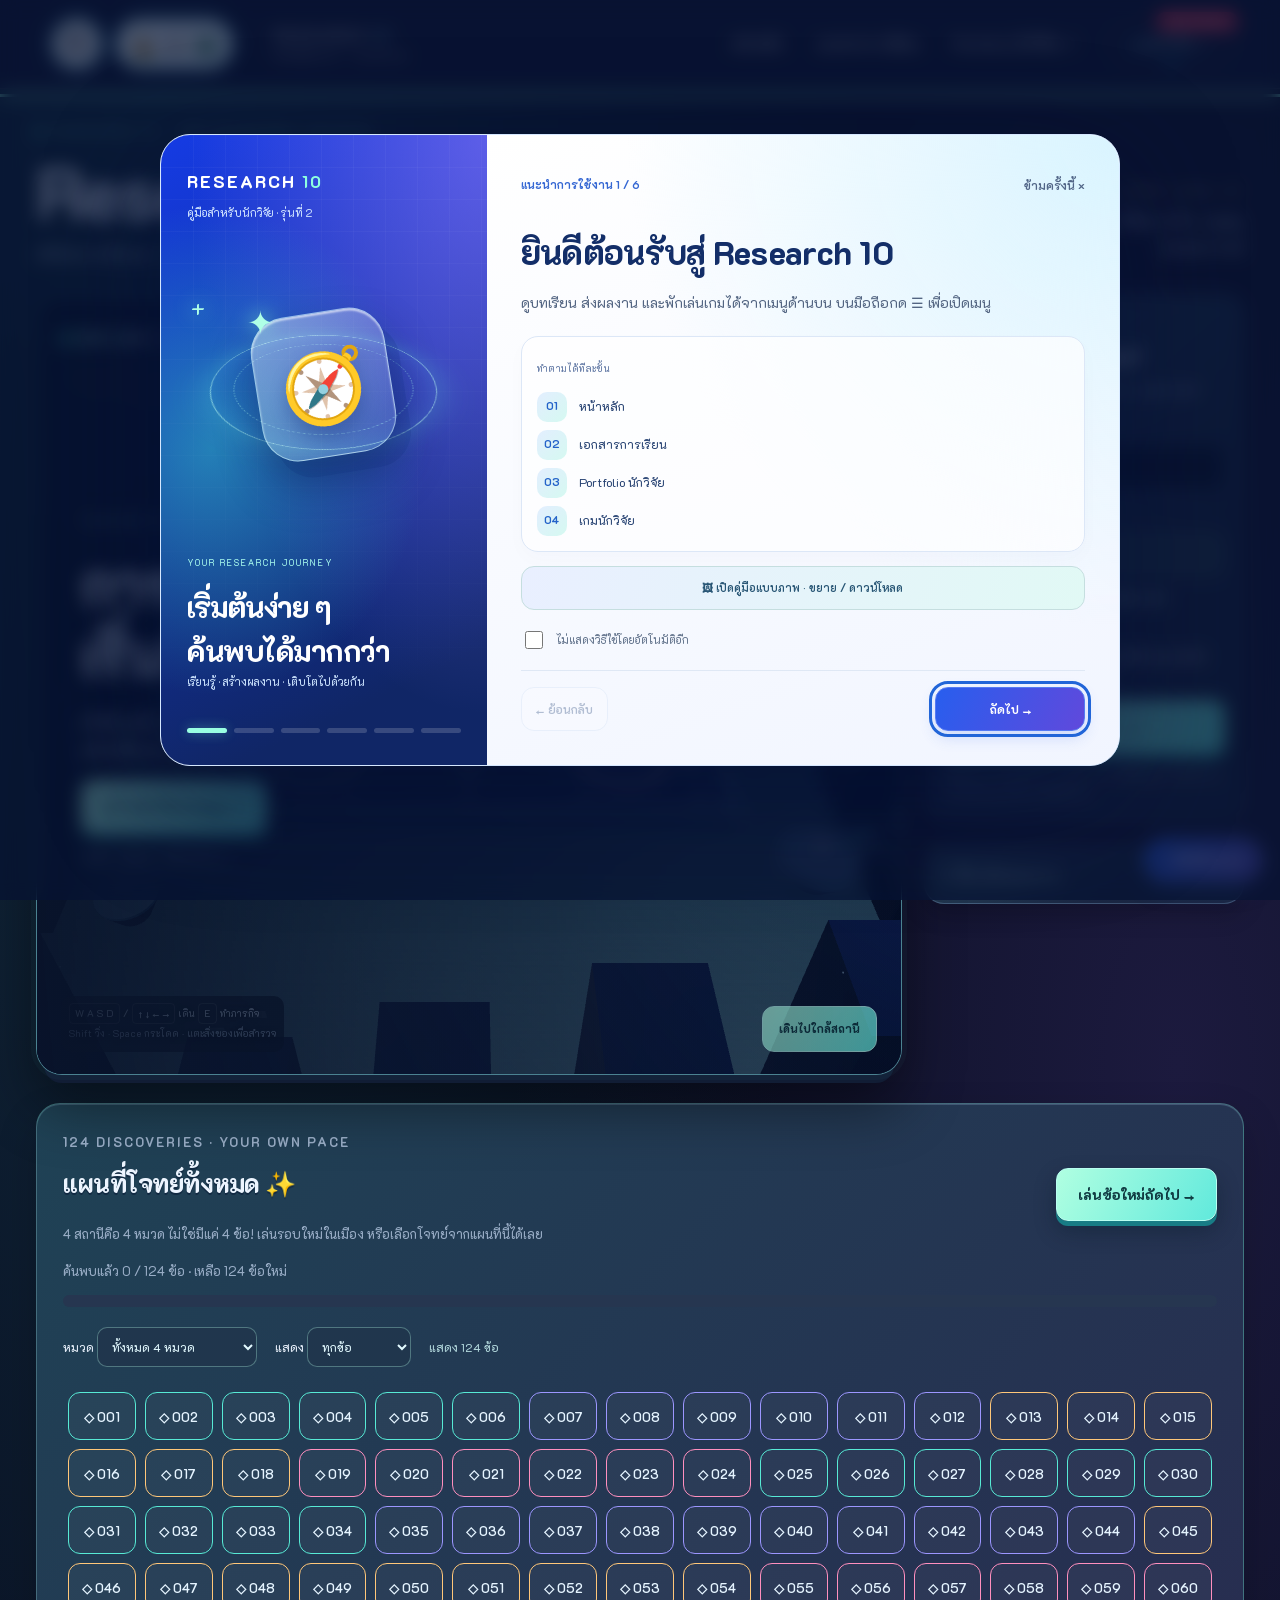
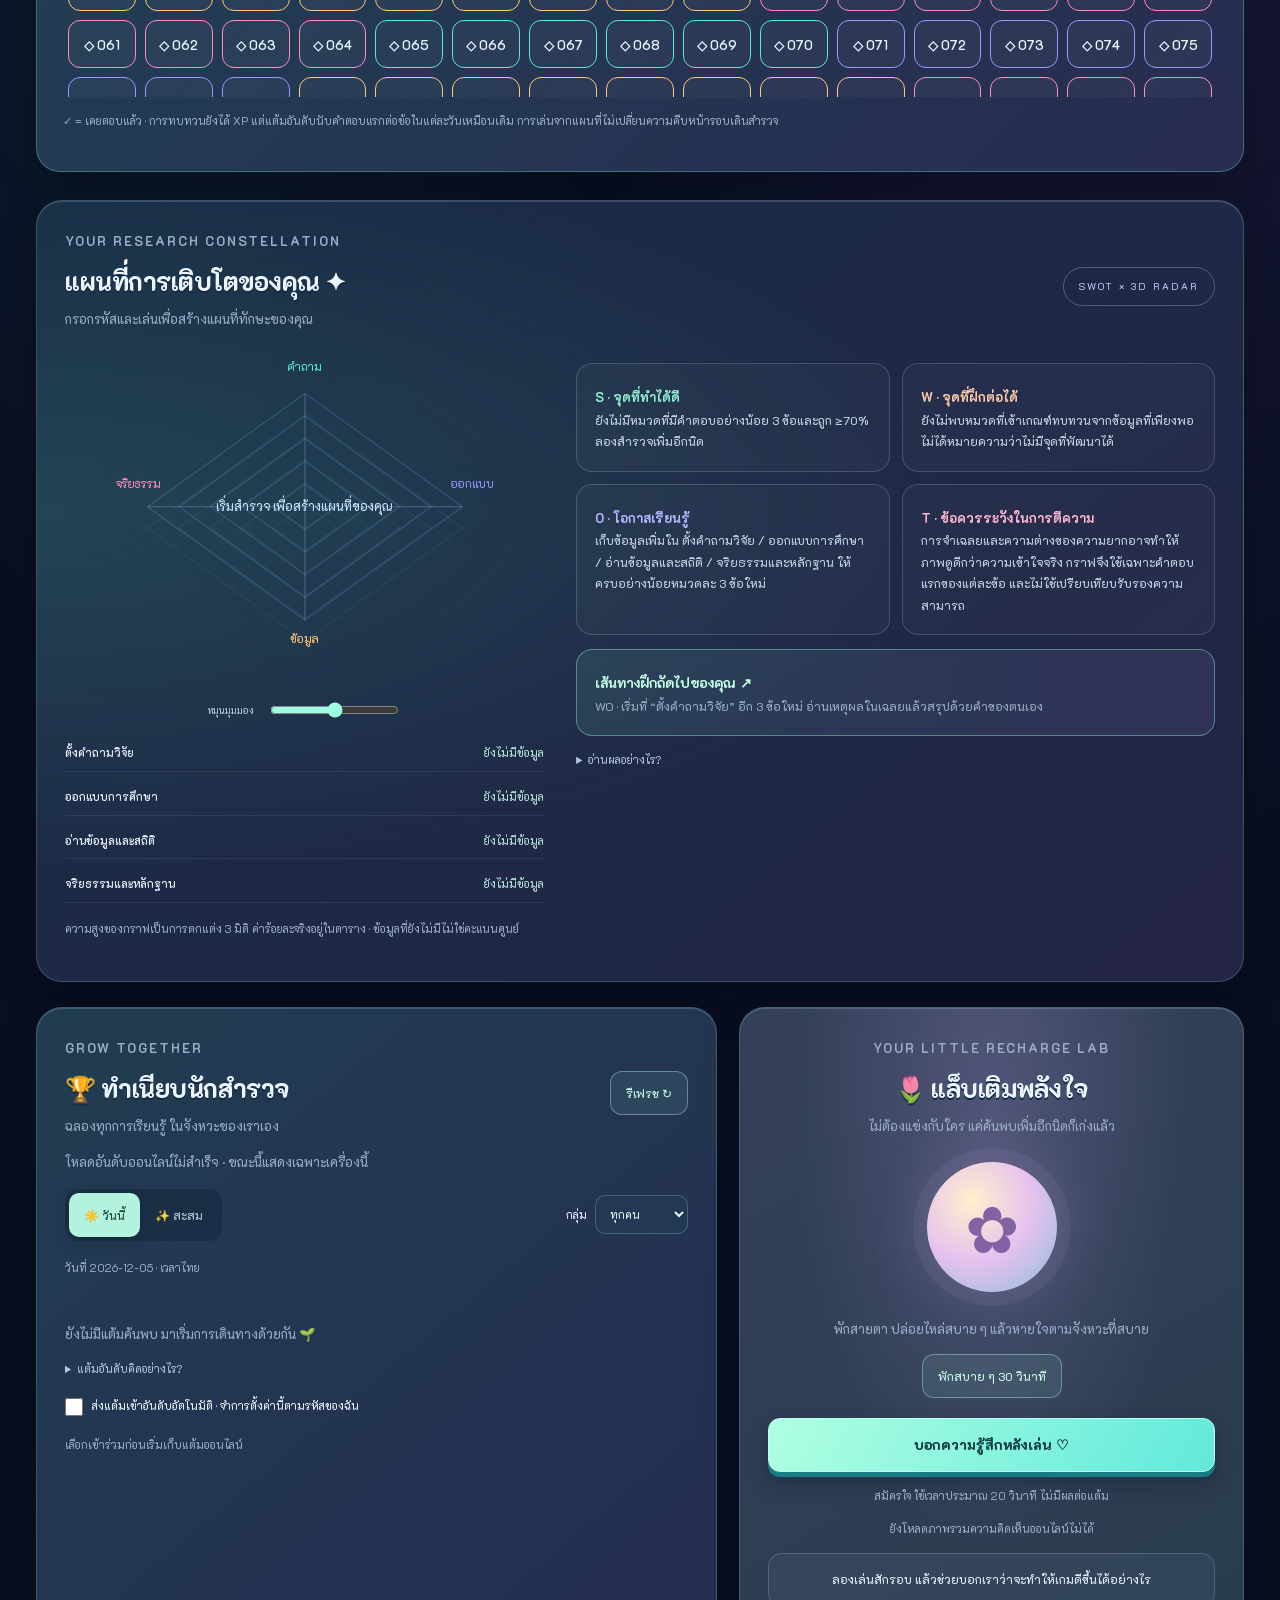
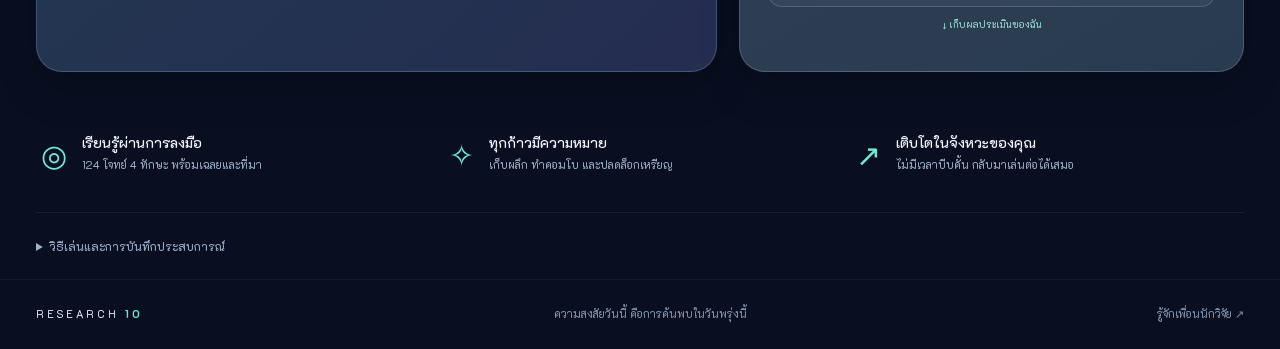
<file: game.html>
<!DOCTYPE html>
<html lang="th"><head><meta charset="utf-8"><meta name="viewport" content="width=device-width,initial-scale=1"><meta name="theme-color" content="#080e26"><title>Research Quest · เกมนักวิจัย 3 มิติ | Research 10</title><meta name="description" content="สำรวจแล็บ 3 มิติ ทำภารกิจฝึกทักษะวิจัย สะสม XP และเลเวลใน Research Quest"><link rel="preconnect" href="https://fonts.googleapis.com"><link rel="preconnect" href="https://fonts.gstatic.com" crossorigin><link href="https://fonts.googleapis.com/css2?family=K2D:wght@300;400;500;600;700;800&display=swap" rel="stylesheet"><link rel="stylesheet" href="assets/site.css?v=4151b0ca4c77"><link rel="stylesheet" href="assets/orbit-edition.css?v=c585d2d60537"><link rel="stylesheet" href="assets/quest.css?v=1f4049734b0f"><script src="assets/site.js?v=c0a868937370" defer></script><link rel="stylesheet" href="assets/feature-badge.css?v=78a7ec01bbcc"><link rel="stylesheet" href="assets/quest-neon.css?v=9fdf307f2c63"><link rel="stylesheet" href="assets/quest-community.css?v=197c20091f67"><link rel="stylesheet" href="assets/site-tour.css?v=1db434718f9d"><link rel="stylesheet" href="assets/quest-cinematic.css?v=4b0a1d2f820a"></head>
<body class="quest-page">
<a class="skip-link" href="#main">ข้ามไปเนื้อหา</a>
<header class="site-header"><div class="shell nav-inner"><a class="brand" href="index.html" aria-label="หน้าหลักหลักสูตรพัฒนางานวิจัย"><span class="brand-logos"><img src="assets/rx-logo.png" alt="ผู้พัฒนาหลักสูตร" width="53" height="40"><img src="assets/partners-logo.png" alt="หน่วยงานสนับสนุน" width="76" height="40"></span><span class="brand-title">RESEARCH <b>10</b><small>PHARMACIST · CLASS 02</small></span></a><button class="menu-toggle" aria-expanded="false" aria-controls="primary-nav" aria-label="เปิดเมนู">☰</button><nav id="primary-nav" aria-label="เมนูหลัก"><a href="index.html">หน้าหลัก</a><a href="documents.html">เอกสารการเรียน</a><a href="portfolio.html">Portfolio นักวิจัย <span aria-hidden="true">↗</span></a><a href="game.html" class="game-nav-link">เกมนักวิจัย <span aria-hidden="true">✧</span><span class="feature-badge">New Feature</span></a></nav></div></header>
<main id="main" class="quest-shell">
  <section class="quest-heading"><div><p class="quest-eyebrow"><span></span> RESEARCH 10 · THE DISCOVERY ODYSSEY</p><h1>Research <em>Quest</em><span class="edition">3D</span></h1><p>เปิดโลกการค้นพบ · เล่น เรียนรู้ และเติบโตไปด้วยกัน ✦</p></div><div class="heading-note"><span>EXPLORE. LEARN. LEVEL UP.</span><p>สำรวจแล็บ • พิชิตภารกิจ • สะสมประสบการณ์</p></div></section>
  <div class="quest-layout">
    <section class="world-card" aria-label="ห้องแล็บสามมิติ">
      <div class="world-top"><span class="live-pill"><i></i> SKY LAB <b>10</b></span><div><button id="sound" class="icon-button" aria-pressed="false" title="เปิดเพลงบรรยากาศและเสียงเอฟเฟกต์">เพลง + เสียง: ปิด</button><button id="fullscreen" class="icon-button" title="ขยายเกมเต็มจอ" aria-label="สลับเกมเต็มจอ">⛶</button><button id="pause" class="icon-button" disabled>พักเกม</button></div></div>
      <div id="world" tabindex="0" role="region" aria-label="พื้นที่เกม ใช้ปุ่มลูกศรหรือ W A S D เดิน และ E ทำภารกิจ" aria-describedby="controls-help"><div id="world-loading" role="status">กำลังเตรียมห้องแล็บ 3 มิติ…</div></div>
      <div class="world-caption" aria-hidden="true"><span>RESEARCH 10 / SKY GARDEN LAB</span><small>124 โจทย์ · เล่นเพื่อผ่อนคลาย ไม่มีคะแนนการเรียน</small></div>
      <div class="game-hud"><strong id="hud-xp">124 ภารกิจความรู้</strong><span id="hud-missions">0 / 4 สถานี</span></div>
      <div class="minimap" aria-label="แผนที่สถานี"><span class="map-label">MAP / N ↑</span><i class="map-station" style="left:20%;top:21%;--dot:#57ead5">1</i><i class="map-station" style="left:80%;top:21%;--dot:#9c96ff">2</i><i class="map-station" style="left:20%;top:79%;--dot:#ffc779">3</i><i class="map-station" style="left:80%;top:79%;--dot:#ff8fbe">4</i><b id="map-player" style="left:50%;top:84%"></b></div>
      <div class="touch-controls" aria-label="ปุ่มควบคุมการเดิน"><button data-move="w" aria-label="เดินหน้า">↑</button><button data-move="a" aria-label="เดินซ้าย">←</button><button data-move="s" aria-label="เดินถอยหลัง">↓</button><button data-move="d" aria-label="เดินขวา">→</button></div><button id="jump" class="jump-control" aria-label="กระโดด">กระโดด ↟</button>
      <div id="welcome" class="world-overlay"><div class="welcome-card"><span class="quest-eyebrow">YOUR NEXT DISCOVERY STARTS HERE</span><h2>การค้นพบใหม่<br>เริ่มที่<span>คุณ.</span></h2><p>เข้าห้องแล็บ เก็บผลึกความรู้<br>แล้วเปลี่ยนความสงสัยให้เป็นประสบการณ์</p><button id="focus-login" class="primary">สร้างนักวิจัยของคุณ ↗</button><small>เล่นสั้น ๆ ได้ทุกวัน • ไม่มีการหัก XP</small></div></div>
      <div id="pause-overlay" class="world-overlay" hidden><div class="welcome-card"><h2>พักเติมพลัง</h2><p>ความก้าวหน้าของคุณยังอยู่ที่นี่</p><button id="resume" class="primary">กลับไปสำรวจ →</button></div></div>
      <div id="toast" class="world-toast" role="status" aria-live="polite"></div>
      <div class="world-bottom"><p id="controls-help"><kbd>W A S D</kbd> / <kbd>↑ ↓ ← →</kbd> เดิน <kbd>E</kbd> ทำภารกิจ<br><span>Shift วิ่ง · Space กระโดด · แตะสิ่งของเพื่อสำรวจ</span></p><button id="world-next" class="primary" hidden>สำรวจรอบใหม่ →</button><button id="interact" class="primary" disabled>เดินไปใกล้สถานี</button></div>
    </section>
    <aside class="quest-sidebar">
      <details class="quest-panel game-settings"><summary>ตั้งค่าเสียงและภาพ</summary><label for="camera-view">มุมกล้อง</label><select id="camera-view"><option value="follow">ติดตามตัวละคร</option><option value="overview">มองทั้งเมือง</option></select><label for="graphics">รายละเอียดภาพ</label><select id="graphics"><option value="auto">อัตโนมัติ</option><option value="low">ประหยัดเครื่อง</option><option value="high">สมดุล</option></select><small id="quality-status">สมดุล · สูงสุด 60 FPS</small><label for="volume">ระดับเพลงและเอฟเฟกต์</label><input id="volume" type="range" min="0" max="100" value="50"><label class="quick-label"><input id="quick-mode" type="checkbox"> โหมดทบทวน: เปิดโจทย์จากรายการทันที</label></details>
      <section id="login-card" class="quest-panel"><div class="panel-kicker">01 / YOUR RESEARCHER</div><h2>พร้อมออกสำรวจไหม?</h2><p>ใส่รหัสของคุณ ชื่อเพื่อนนักวิจัยจะปรากฏอัตโนมัติ</p><form id="login-form"><label for="student-id">เลขที่นักเรียน / รหัสสมาชิก</label><input id="student-id" name="studentId" placeholder="เช่น A12 หรือ B08" maxlength="20" pattern="[A-Za-z0-9ก-๙-]+" required autocomplete="off"><label for="student-name">ชื่อผู้เล่น</label><input readonly aria-describedby="member-status" id="student-name" name="studentName" placeholder="ชื่อจากรายชื่อบนเว็บไซต์" maxlength="80" minlength="2" required autocomplete="name"><p id="member-status" role="status">กำลังโหลดรายชื่อ…</p><button id="retry-roster" type="button" class="text-button" hidden>โหลดรายชื่ออีกครั้ง ↻</button><label class="cloud-consent"><input id="login-online" type="checkbox" checked> ร่วมอันดับออนไลน์และส่งแต้มอัตโนมัติ (แสดงรหัสและชื่อบนอันดับ) จำตัวเลือกนี้ให้</label><p id="login-error" role="alert" hidden></p><button class="primary" type="submit">เข้าสู่ห้องแล็บ <span>→</span></button></form><p class="local-note">ใช้รหัส A01–A30 หรือ B01–B50 ตามรายชื่อหลักสูตร เป็นกิจกรรมเล่นเพื่อเรียนรู้ ไม่ใช่การยืนยันตัวตน</p></section>
      <section id="profile-card" class="quest-panel" hidden><button id="avatar-preview" class="avatar-preview" type="button" aria-label="ทักทายอวตาร์นักวิจัยสามมิติ"><span class="avatar-spark spark-one" aria-hidden="true">✦</span><span class="avatar-spark spark-two" aria-hidden="true">✧</span><span class="avatar-caption">นักวิจัยของคุณ · แตะเพื่อทักทาย</span></button><label class="avatar-choice" for="avatar-style">สไตล์อวตาร์ของคุณ <select id="avatar-style"><option value="short">มินต์ · ผมสั้น</option><option value="long">ลาเวนเดอร์ · ผมยาว</option><option value="neutral">ซันไชน์ · แว่นกลม</option></select></label><div class="profile-top"><div class="researcher-avatar" aria-hidden="true">✦</div><div><span id="profile-code" class="panel-kicker"></span><h2 id="profile-name"></h2><span id="rank"></span></div><button id="switch-player" class="text-button">เปลี่ยนผู้เล่น</button></div><div class="today-summary"><span>🌤 วันนี้ <strong id="today-xp">0 XP</strong></span><span>ภารกิจ <strong id="today-missions">0</strong></span></div><div class="level-row"><strong id="level"></strong><span id="xp"></span></div><progress id="level-progress" max="100" value="0" aria-label="ประสบการณ์สู่เลเวลถัดไป"></progress><p id="next-level" class="local-note"></p><div class="profile-stats"><div><strong id="completed">0</strong><span>ภารกิจสำเร็จ</span></div><div><strong id="crystals">0</strong><span>ผลึกสะสม</span></div><div><strong id="best-streak">0</strong><span>คอมโบสูงสุด</span></div></div><div id="badges" class="badges" aria-label="เหรียญรางวัล"></div><button id="export" class="text-button">↓ ส่งออกประวัติการเล่น</button><p class="local-note">ความก้าวหน้าเก็บในเครื่องนี้ • ล้างข้อมูลเบราว์เซอร์แล้วประวัติจะหาย</p></section>
      <section class="quest-panel missions-panel"><div class="panel-kicker">02 / MISSION CONTROL</div><div class="mission-title"><h2>เลือกจุดหมายถัดไป</h2><span id="round">รอบที่ 1</span></div><p>124 ข้อ • เลือกสถานีเพื่อเดินไปทำภารกิจ • XP สำหรับเล่นเท่านั้น</p><a href="#question-atlas" class="soft-button" style="display:block;text-align:center;margin:12px 0">🗺 เปิดแผนที่ 124 โจทย์ · เลือกเล่นได้ทุกข้อ ↓</a><div id="stations" class="station-list"></div><div class="round-progress"><span id="round-status">ทำครบ 4 สถานี รับโบนัส +60 XP</span><progress id="round-progress" value="0" max="4" aria-label="สถานีที่สำเร็จในรอบนี้"></progress></div><button id="new-round" class="primary" hidden>เปิดการสำรวจรอบใหม่ →</button></section>
    </aside>
  </div>
  <section class="insights-card" aria-label="ภาพรวมทักษะและ SWOT ของผู้เล่น">
    <div class="club-header"><div><p class="panel-kicker">YOUR RESEARCH CONSTELLATION</p><h2>แผนที่การเติบโตของคุณ ✦</h2><p id="insight-status" role="status"></p></div><span class="insight-tag">SWOT × 3D RADAR</span></div>
    <div class="insights-layout"><div class="radar-panel"><div id="skill-radar" class="skill-radar"></div><label class="radar-control" for="radar-angle">หมุนมุมมอง <input id="radar-angle" type="range" min="-25" max="25" value="0"></label><ul id="skill-values" class="skill-values"></ul><p class="club-note">ความสูงของกราฟเป็นการตกแต่ง 3 มิติ ค่าร้อยละจริงอยู่ในตาราง · ข้อมูลที่ยังไม่มีไม่ใช่คะแนนศูนย์</p></div>
    <div><div class="swot-grid"><article><b>S · จุดที่ทำได้ดี</b><p id="insight-strength"></p></article><article><b>W · จุดที่ฝึกต่อได้</b><p id="insight-weakness"></p></article><article><b>O · โอกาสเรียนรู้</b><p id="insight-opportunity"></p></article><article><b>T · ข้อควรระวังในการตีความ</b><p id="insight-threat"></p></article></div><div class="strategy-card"><b>เส้นทางฝึกถัดไปของคุณ ↗</b><p id="insight-strategy"></p></div><details class="club-note"><summary>อ่านผลอย่างไร?</summary><p>SWOT นี้เป็นข้อเสนอแนะตามกติกาของเกม ใช้คำตอบครั้งแรกต่อข้อ หมวดที่ตอบแล้วอย่างน้อย 3 ข้อและถูกตั้งแต่ 70% ขึ้นไปจะอยู่ใน S ส่วนหมวดที่ต่ำกว่าอยู่ใน W เกณฑ์นี้ใช้ช่วยเลือกเรื่องฝึก ไม่ใช่เกณฑ์รับรองความสามารถ โจทย์พื้นฐานกับแอดวานซ์มีความยากต่างกัน จึงไม่ควรใช้กราฟตัดสินเปรียบเทียบผู้เรียน</p></details></div></div>
  </section>
  <section class="club-grid" aria-label="ชมรมนักวิจัย">
  <section class="club-card leaderboard-card"><div class="club-header"><div><p class="panel-kicker">GROW TOGETHER</p><h2>🏆 ทำเนียบนักสำรวจ</h2><p>ฉลองทุกการเรียนรู้ ในจังหวะของเราเอง</p></div><button id="refresh-ranking" class="soft-button">รีเฟรช ↻</button></div>
  <p id="ranking-status" role="status"></p><div class="ranking-controls"><div class="segmented" role="group" aria-label="ช่วงเวลาอันดับ"><button data-period="daily" aria-pressed="true">☀️ วันนี้</button><button data-period="total" aria-pressed="false">✨ สะสม</button></div><label>กลุ่ม <select id="ranking-track"><option value="all">ทุกคน</option><option value="A">Advanced</option><option value="B">Basic</option></select></label></div>
  <p id="ranking-date" class="club-note"></p><div id="ranking-podium" class="ranking-podium"></div><ol id="ranking-list" class="ranking-list"></ol><p id="ranking-empty">ยังไม่มีแต้มค้นพบ มาเริ่มการเดินทางด้วยกัน 🌱</p>
  <details class="club-note"><summary>แต้มอันดับคิดอย่างไร?</summary><p>นับคำตอบแรกของแต่ละข้อในแต่ละวัน: ถูก 40 แต้ม เรียนรู้จากเฉลย 10 แต้ม ผลึกชิ้นละ 5 แต้ม ครั้งแรกต่อวัน ไม่รวมคอมโบและโบนัสรอบ เพื่อให้การค้นพบเรื่องใหม่มีคุณค่า คะแนนเท่ากันได้อันดับร่วม ใช้วันตามเวลาไทย</p><p>XP ส่วนตัวสะสมได้ตามปกติ แต้มอันดับเริ่มเก็บเมื่อใช้ระบบนี้ ไม่ย้าย XP เก่ามาปะปน เป็นกิจกรรมตามรหัสที่ผู้เล่นระบุ ไม่ใช่คะแนนการเรียนหรือการรับรองตัวตน</p></details>
  <label class="cloud-consent"><input id="join-ranking" type="checkbox"> ส่งแต้มเข้าอันดับอัตโนมัติ · จำการตั้งค่านี้ตามรหัสของฉัน</label><p id="cloud-message" class="club-note" role="status"></p>
  </section>
  <section class="club-card wellbeing-card"><p class="panel-kicker">YOUR LITTLE RECHARGE LAB</p><h2>🌷 แล็บเติมพลังใจ</h2><p>ไม่ต้องแข่งกับใคร แค่ค้นพบเพิ่มอีกนิดก็เก่งแล้ว</p><div class="breath-orb" aria-hidden="true">✿</div><p id="breath-text">พักสายตา ปล่อยไหล่สบาย ๆ แล้วหายใจตามจังหวะที่สบาย</p><button id="take-break" class="soft-button">พักสบาย ๆ 30 วินาที</button><button id="open-survey" class="primary">บอกความรู้สึกหลังเล่น ♡</button><p class="club-note">สมัครใจ ใช้เวลาประมาณ 20 วินาที ไม่มีผลต่อแต้ม</p><p id="community-reflection" class="club-note">ภาพรวมความคิดเห็นพร้อมใช้งานหลังเชื่อมฐานข้อมูลกลาง</p><div id="survey-summary" class="survey-summary">ลองเล่นสักรอบ แล้วช่วยบอกเราว่าจะทำให้เกมดีขึ้นได้อย่างไร</div><button id="export-survey" class="text-button">↓ เก็บผลประเมินของฉัน</button></section>
  </section><section class="journey-strip"><div><span>◎</span><div><h3>เรียนรู้ผ่านการลงมือ</h3><p>124 โจทย์ 4 ทักษะ พร้อมเฉลยและที่มา</p></div></div><div><span>✧</span><div><h3>ทุกก้าวมีความหมาย</h3><p>เก็บผลึก ทำคอมโบ และปลดล็อกเหรียญ</p></div></div><div><span>↗</span><div><h3>เติบโตในจังหวะของคุณ</h3><p>ไม่มีเวลาบีบคั้น กลับมาเล่นต่อได้เสมอ</p></div></div></section>
  <details class="quest-help"><summary>วิธีเล่นและการบันทึกประสบการณ์</summary><p>กรอกรหัสสมาชิก ชื่อจะเติมจากรายชื่อเว็บ จากนั้นใช้ W A S D หรือปุ่มลูกศรเดิน แตะพื้นเพื่อเดินไปยังจุดหมาย หรือเลือกสถานีในรายการเพื่อให้ตัวละครเดินไปตามทาง ใช้ Shift วิ่ง Space กระโดด หรือปุ่มเดินบนจอ แตะอุปกรณ์เพื่อดูการตอบสนอง เปิดโหมดทบทวนหากต้องการตอบจากรายการทันที กด E เมื่ออยู่ใกล้สถานี ผลึกให้ +5 XP และแต่ละสถานีตอบได้หนึ่งครั้งต่อรอบ ตอบถูกต่อเนื่องได้โบนัสคอมโบสูงสุด +20 XP เมื่อจบรอบ เปิดรอบใหม่เพื่อสุ่มโจทย์และผลึกชุดใหม่</p><p>ระบบใช้รหัสสมาชิกเป็นโปรไฟล์บนเบราว์เซอร์นี้ และเปิดเข้าร่วมอันดับออนไลน์ได้เมื่อผู้ดูแลเชื่อมฐานข้อมูล ไม่ใช่คะแนนสอบหรือหลักฐานรับรองทักษะ บุคคลที่ใช้เบราว์เซอร์เดียวกันอาจเข้าถึงข้อมูลได้ ประวัติส่งออกเป็นไฟล์ JSON สำหรับเก็บสำรองหรือส่งให้ผู้สอน (ยังไม่มีการนำเข้าประวัติ) เก็บรายละเอียดการเล่นล่าสุดสูงสุด 200 รายการ ส่วน XP และยอดสะสมยังคงอยู่</p><p>คลังมีโจทย์ฝึกเดิม 24 ข้อ และโจทย์ดัดแปลงจากเอกสารการสอน 40 ข้อ พร้อมชื่อเอกสารและเลขหน้าในเฉลย เพิ่มร่างแบบทดสอบก่อนเรียนที่ผู้จัดส่งมาอีก 60 ข้อ (Basic 30 / Advanced 30) พร้อมเฉลยและหมายเลขข้อ ไม่ใช่การสอบอย่างเป็นทางการ โจทย์เป็นสถานการณ์ฝึกพื้นฐานด้านการวิจัย ไม่ใช่คำแนะนำการรักษา หากเครื่องไม่รองรับ 3 มิติ ยังทำภารกิจผ่านรายการสถานีได้</p></details>
  <p id="save-status" class="save-status" role="status" aria-live="polite"></p>
</main>
<footer class="quest-footer"><a href="index.html">RESEARCH <b>10</b></a><span>ความสงสัยวันนี้ คือการค้นพบในวันพรุ่งนี้</span><a href="portfolio.html">รู้จักเพื่อนนักวิจัย ↗</a></footer>
<dialog id="challenge" aria-labelledby="question-title"><form method="dialog"><button class="dialog-close" aria-label="ปิดภารกิจ">×</button></form><p id="question-topic" class="quest-eyebrow"></p><h2 id="question-title"></h2><p class="challenge-hint">เลือกคำตอบที่เหมาะสมที่สุด</p><div id="answers"></div><div id="feedback" role="status" hidden></div><p id="question-source" class="question-source" hidden></p><button id="next-discovery" class="primary" hidden>เล่นข้อใหม่ถัดไป →</button><button id="finish-question" class="primary" hidden>เก็บความรู้ แล้วออกสำรวจต่อ →</button></dialog>
<dialog id="satisfaction" aria-labelledby="survey-title"><form id="survey-form"><button type="button" id="close-survey" class="dialog-close" aria-label="ปิดแบบประเมิน">×</button><p class="panel-kicker">A TINY REFLECTION</p><h2 id="survey-title">วันนี้ค้นพบอะไรดี ๆ บ้าง? 🌼</h2><p>1 = น้อยที่สุด · 5 = มากที่สุด เลือกตามความรู้สึกจริงได้เลย</p><div id="survey-questions"></div><label for="survey-topic">อยากฝึกเรื่องใดต่อ?</label><select id="survey-topic" name="topic"><option value="question">ตั้งคำถามวิจัย</option><option value="design">ออกแบบและเครื่องมือ</option><option value="data">ข้อมูลและสถิติ</option><option value="ethics">จริยธรรมและหลักฐาน</option></select><label class="cloud-consent"><input type="checkbox" id="share-survey"> ส่งความคิดเห็นออนไลน์เพื่อปรับปรุงเกม (ไม่ส่งชื่อหรือรหัสสมาชิก) · จำตัวเลือกนี้</label><p class="club-note">คำตอบเก็บในเครื่องนี้ก่อน การส่งออนไลน์เป็นทางเลือกและส่งเฉพาะค่าที่เลือก ไม่แสดงคำตอบรายบุคคลต่อผู้เล่นอื่น แบบนี้เป็นความคิดเห็น ไม่ใช่แบบวัดทางคลินิก</p><p id="survey-status" role="status"></p><button class="primary" type="submit">บันทึก / ส่งความคิดเห็น ♡</button></form></dialog><noscript><p class="quest-panel">เกมต้องใช้ JavaScript กรุณาเปิดใช้งานในเบราว์เซอร์</p></noscript>
<script type="module" src="assets/quest.js?v=0b728ebc2f87"></script>
<script defer src="assets/site-tour.js?v=4b2975156434"></script></body></html>
</file>
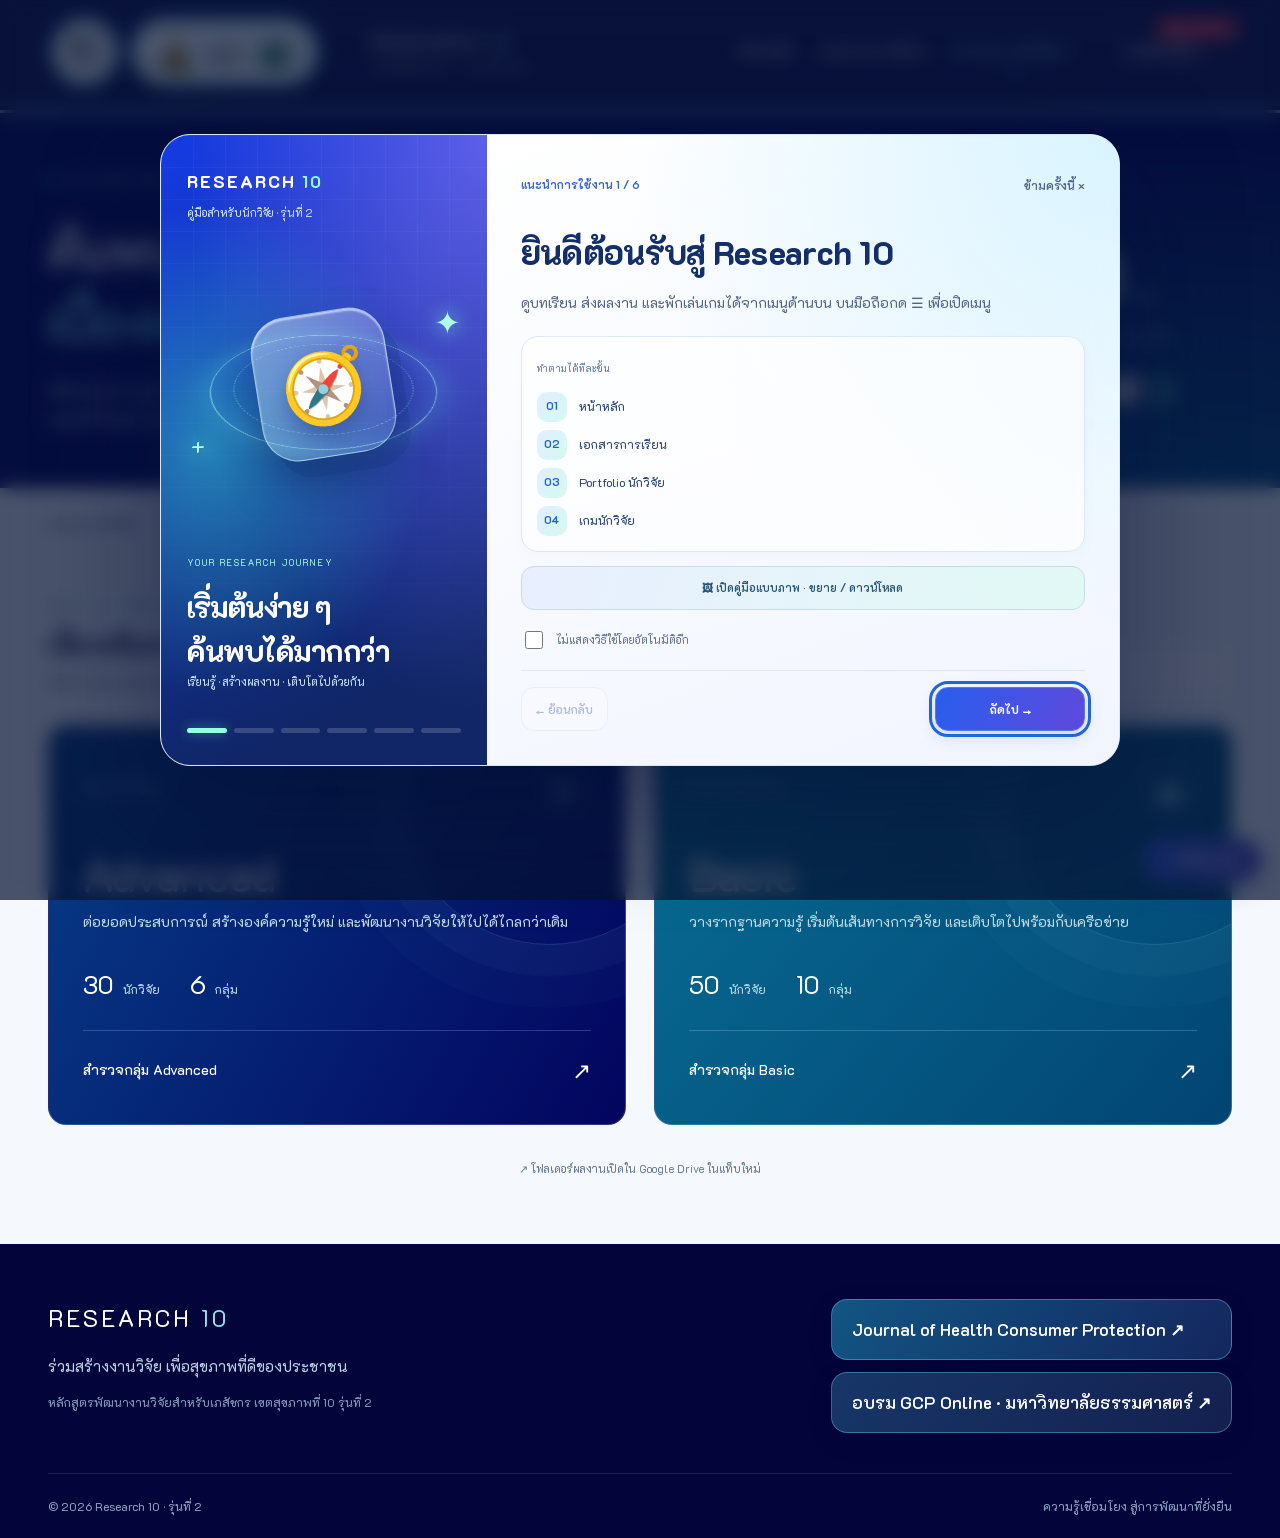
<file: portfolio.html>
<!DOCTYPE html><html lang="th"><head><meta charset="UTF-8"><meta name="viewport" content="width=device-width,initial-scale=1"><meta name="theme-color" content="#03045e"><title>Portfolio นักวิจัย — Research 10 — หลักสูตรพัฒนางานวิจัยสำหรับเภสัชกร รุ่นที่ 2</title><meta name="description" content="หลักสูตรพัฒนางานวิจัยสำหรับเภสัชกร เขตสุขภาพที่ 10 รุ่นที่ 2 เอกสาร วิดีโอ และผลงานนักวิจัย"><link rel="preconnect" href="https://fonts.googleapis.com"><link rel="preconnect" href="https://fonts.gstatic.com" crossorigin><link href="https://fonts.googleapis.com/css2?family=K2D:wght@300;400;500;600;700;800&display=swap" rel="stylesheet"><link rel="stylesheet" href="assets/site.css?v=4151b0ca4c77"><script src="assets/site.js?v=c0a868937370" defer></script><link rel="stylesheet" href="assets/landing-refinement.css?v=8daf1639f411"><link rel="stylesheet" href="assets/orbit-edition.css?v=c585d2d60537"><link rel="stylesheet" href="assets/content-update.css?v=4141422e1b76">
<link rel="stylesheet" href="assets/feature-badge.css?v=78a7ec01bbcc"><link rel="stylesheet" href="assets/site-tour.css?v=1db434718f9d"></head><body class="portfolio-page"><a class="skip-link" href="#main">ข้ามไปเนื้อหา</a><header class="site-header"><div class="shell nav-inner"><a class="brand" href="index.html" aria-label="หน้าหลักหลักสูตรพัฒนางานวิจัย"><span class="brand-logos"><img src="assets/rx-logo.png" alt="ผู้พัฒนาหลักสูตร" width="53" height="40"><img src="assets/partners-logo.png" alt="หน่วยงานสนับสนุน" width="76" height="40"></span><span class="brand-title">RESEARCH <b>10</b><small>PHARMACIST · CLASS 02</small></span></a><button class="menu-toggle" aria-expanded="false" aria-controls="primary-nav" aria-label="เปิดเมนู">☰</button><nav id="primary-nav" aria-label="เมนูหลัก"><a href="index.html">หน้าหลัก</a><a href="documents.html">เอกสารการเรียน</a><a href="portfolio.html">Portfolio นักวิจัย <span aria-hidden="true">↗</span></a><a href="game.html" class="game-nav-link">เกมนักวิจัย <span aria-hidden="true">✧</span><span class="feature-badge">New Feature</span></a></nav></div></header><main id="main"><section class="portfolio-hero"><div class="hero-grid-bg" aria-hidden="true"></div><div class="shell"><p class="eyebrow"><span class="status-dot"></span> OUR RESEARCH COMMUNITY</p><div class="portfolio-title-row"><div><h1>ค้นพบผู้คน<br><span class="gradient-text">เบื้องหลังงานวิจัย<span class="cyan-dot">.</span></span></h1><p>เชื่อมโยงความรู้ แลกเปลี่ยนประสบการณ์<br>และเข้าถึงผลงานของนักวิจัยในเขตสุขภาพที่ 10</p></div><div class="community-count"><strong>80<span>คน</span></strong><span>2 ระดับหลักสูตร · 16 กลุ่มวิจัย</span><div class="mini-avatars" aria-hidden="true"><img src="assets/portraits/A01-thumb.webp" alt=""><img src="assets/portraits/A02-thumb.webp" alt=""><img src="assets/portraits/B01-thumb.webp" alt=""><span>+77</span></div></div></div></div></section><section class="shell portfolio-workspace"><nav id="breadcrumbs" class="breadcrumbs" aria-label="ลำดับหน้า"><span>Portfolio นักวิจัย</span></nav><div id="portfolio-app" aria-busy="true"><div class="loading-state" role="status">กำลังโหลดรายชื่อนักวิจัย…</div></div><noscript><p>กรุณาเปิด JavaScript เพื่อเลือกกลุ่มนักวิจัย หรือ <a href="https://drive.google.com/drive/folders/1fvD9AZDzTBhdlqf7MebaH68sVqptJ_xY">เปิดโฟลเดอร์ Portfolio ใน Google Drive</a></p></noscript><p class="drive-note">↗ โฟลเดอร์ผลงานเปิดใน Google Drive ในแท็บใหม่</p></section></main><footer class="site-footer"><div class="shell footer-top"><div><a class="footer-wordmark" href="index.html">RESEARCH <span>10</span></a><p>ร่วมสร้างงานวิจัย เพื่อสุขภาพที่ดีของประชาชน</p><small>หลักสูตรพัฒนางานวิจัยสำหรับเภสัชกร เขตสุขภาพที่ 10 รุ่นที่ 2</small></div><div class="footer-links"><a href="https://he02.tci-thaijo.org/index.php/jhcp" target="_blank" rel="noopener noreferrer">Journal of Health Consumer Protection ↗</a><a href="https://www.med-tu.org/GCP_HSP/" target="_blank" rel="noopener noreferrer">อบรม GCP Online · มหาวิทยาลัยธรรมศาสตร์ ↗</a></div></div><div class="shell footer-bottom"><span>© 2026 Research 10 · รุ่นที่ 2</span><span>ความรู้เชื่อมโยง สู่การพัฒนาที่ยั่งยืน</span></div></footer><script src="assets/portfolio.js?v=ff1619bdff79" defer></script><script defer src="assets/site-tour.js?v=4b2975156434"></script></body></html>
</file>
<file: assets/site.css>
/* Research 10: lightweight CSS 3D, no rendering framework required. */
:root{--navy:#03045e;--blue:#023e8a;--cyan:#00b4d8;--ice:#90e0ef;--ink:#121c45;--muted:#62728b;--paper:#f5f8fc;--line:#dce5ef}
*{box-sizing:border-box}html{scroll-behavior:smooth;scroll-padding-top:105px}body{margin:0;font-family:'K2D',sans-serif;color:var(--ink);background:var(--paper);line-height:1.7}a{color:inherit;text-decoration:none}button,input{font:inherit}button,a{-webkit-tap-highlight-color:transparent}button{cursor:pointer}img{max-width:100%;display:block}h1,h2,h3,p{margin-top:0}h1,h2,h3{line-height:1.35}h2{font-size:clamp(28px,3vw,42px);letter-spacing:-.8px;margin-bottom:22px}h3{font-size:23px}p{color:var(--muted)}:focus-visible{outline:3px solid #0077b6;outline-offset:5px}.hero :focus-visible,.site-header :focus-visible,.site-footer :focus-visible{outline-color:var(--ice)}[hidden]{display:none!important}.shell{width:min(1240px,calc(100% - 96px));margin-inline:auto}.skip-link{position:fixed;top:-80px;left:16px;z-index:100;background:white;padding:12px 24px}.skip-link:focus{top:12px}.site-header{position:sticky;top:0;background:rgba(3,4,71,.94);color:white;z-index:50;border-bottom:1px solid #ffffff18;backdrop-filter:blur(16px)}.nav-inner{min-height:84px;display:flex;align-items:center;justify-content:space-between;gap:20px}.brand{display:flex;align-items:center;gap:18px}.brand-logos{display:flex;align-items:center;gap:7px}.brand-logos img{height:38px;width:auto;background:white;border-radius:30px;padding:4px}.brand-title{font-size:17px;letter-spacing:2px;font-weight:600;border-left:1px solid #ffffff35;padding-left:18px;line-height:1.3}.brand-title b{color:var(--ice)}.brand-title small{font-size:8px;display:block;letter-spacing:1.8px;margin-top:6px}#primary-nav{display:flex;align-items:center;gap:34px;font-size:14px}#primary-nav a{padding:12px 0;position:relative}#primary-nav a:last-child{border:1px solid #ffffff35;padding:10px 20px;border-radius:30px}#primary-nav a:hover,#primary-nav a[aria-current]{color:var(--ice)}#primary-nav a[aria-current]:after{content:'';position:absolute;width:20px;height:2px;background:var(--cyan);bottom:2px;left:calc(50% - 10px)}.menu-toggle{display:none;background:transparent;color:white;border:1px solid #ffffff50;border-radius:8px;min-width:44px;min-height:44px}
.hero{position:relative;background:radial-gradient(ellipse at 80% 45%,#07579099,transparent 48%),linear-gradient(120deg,#03043e,#03045e 60%,#05366c);color:white;overflow:hidden}.hero-grid-bg{position:absolute;inset:0;background-image:linear-gradient(#90e0ef08 1px,transparent 1px),linear-gradient(90deg,#90e0ef08 1px,transparent 1px);background-size:65px 65px;pointer-events:none;mask-image:linear-gradient(90deg,transparent,#000)}.hero-layout{display:grid;grid-template-columns:1.1fr 1fr;gap:24px;align-items:center;min-height:690px;padding-top:64px;padding-bottom:56px;position:relative}.eyebrow{font-size:10px;font-weight:600;letter-spacing:2.4px;color:var(--ice);display:flex;align-items:center;gap:10px;margin-bottom:26px}.status-dot{width:6px;height:6px;display:inline-block;border-radius:50%;background:var(--cyan);box-shadow:0 0 0 5px #00b4d81b;flex-shrink:0}.hero-kicker{color:#c0d3ea;font-size:14px;margin-bottom:14px}.hero h1{font-size:clamp(35px,3.85vw,55px);font-weight:600;letter-spacing:-1.5px;line-height:1.45;margin-bottom:25px}.gradient-text{background:linear-gradient(100deg,#90e0ef,#00b4d8);background-clip:text;-webkit-background-clip:text;color:transparent}.cyan-dot{color:var(--cyan)}.hero-description{font-size:15px;color:#b9cce3;line-height:1.9;margin-bottom:30px}.actions{display:flex;gap:12px;flex-wrap:wrap}.button{display:inline-flex;align-items:center;justify-content:center;gap:24px;min-height:50px;padding:12px 22px;border-radius:8px;font-size:14px;font-weight:600;transition:transform .2s,background .2s;border:1px solid transparent}.button:hover{transform:translateY(-3px)}.button-cyan{background:var(--ice);color:var(--navy);box-shadow:0 5px 35px #00b4d825}.button-cyan:hover{background:#c8f3ff}.button-outline{border-color:#9eb9df55;color:white;background:#ffffff05}.video-link{display:inline-flex;gap:10px;align-items:center;font-size:12px;margin-top:24px;color:#c7d9eb;min-height:40px}.play-icon{width:26px;height:26px;border:1px solid #90e0ef55;border-radius:50%;display:grid;place-items:center;font-size:8px;color:var(--ice)}.hero-bottom{position:relative;display:flex;justify-content:space-between;padding:24px 0;border-top:1px solid #ffffff16;color:#9cb9d6;font-size:11px;letter-spacing:.5px}.hero-bottom a{display:flex;gap:18px;color:white}
.orbital-scene{height:510px;position:relative;perspective:1000px;isolation:isolate;pointer-events:none}.scene-grid{position:absolute;width:100%;height:55%;bottom:0;background-image:linear-gradient(#90e0ef16 1px,transparent 1px),linear-gradient(90deg,#90e0ef16 1px,transparent 1px);background-size:35px 35px;transform:rotateX(68deg);mask-image:radial-gradient(ellipse,#000,transparent 70%)}.orbit-system{position:absolute;inset:45px 5px 40px;transform-style:preserve-3d;transform:rotateX(-12deg) rotateY(-15deg);animation:system-float 9s ease-in-out infinite}.orb-core{position:absolute;width:220px;height:220px;left:50%;top:50%;margin:-110px;border-radius:50%;background:radial-gradient(circle at 30% 25%,#b5f5ff,#24c5dc 12%,#087da8 36%,#053778 64%,#03043e 85%);box-shadow:inset -14px -16px 30px #00064599,inset 4px 4px 18px #9ceeffaa,0 0 80px #00b4d83a,0 30px 80px #00052e55;display:flex;flex-direction:column;align-items:center;justify-content:center;color:white;transform:translateZ(35px)}.orb-core:before{content:'';position:absolute;inset:10px;border:1px solid #90e0ef22;border-radius:50%}.orb-core span{font-family:Georgia,serif;font-size:82px;font-style:italic;line-height:1.1;text-shadow:0 3px 20px #001e60}.orb-core small{font-size:8px;letter-spacing:2px;text-align:center;line-height:1.8;margin-top:12px;color:#c9f6ff}.orbit{position:absolute;inset:20px;border:1px solid #90e0ef77;border-radius:50%;transform-style:preserve-3d;box-shadow:0 0 18px #00b4d815}.orbit:before,.orbit:after{content:'';position:absolute;width:13px;height:13px;border-radius:50%;background:radial-gradient(circle at 30% 25%,white,#90e0ef 22%,#0077b6 70%);box-shadow:0 0 22px #00b4d8;left:12%;top:15%}.orbit:after{left:83%;top:80%;width:8px;height:8px}.orbit-one{transform:rotateX(64deg) rotateZ(-25deg);animation:orbit-one 28s linear infinite}.orbit-two{inset:48px;transform:rotateY(65deg) rotateZ(25deg);border-color:#90e0ef44;animation:orbit-two 35s linear infinite}.orbit-three{inset:-5px 25px;transform:rotateX(50deg) rotateY(35deg) rotateZ(60deg);border-style:dashed;border-color:#90e0ef30}.satellite{position:absolute;width:35px;height:35px;border-radius:50%;background:radial-gradient(circle at 30% 20%,white,#4ddbfa 20%,#027da7 55%,#06235b 80%);box-shadow:0 10px 20px #00043f55}.satellite-one{top:4%;left:52%}.satellite-two{bottom:10%;left:12%;width:22px;height:22px}.satellite-three{right:6%;bottom:22%;width:14px;height:14px}.float-label{position:absolute;display:flex;align-items:center;gap:12px;background:linear-gradient(120deg,#12457ed9,#071d5ccf);border:1px solid #90e0ef35;box-shadow:0 18px 40px #00043240,inset 0 1px #ffffff18;border-radius:12px;padding:15px 18px;color:#e4f9ff;font-size:13px;animation:label-float 7s ease-in-out infinite}.float-label small{display:block;font-size:9px;color:#a1c5e0;margin-top:4px}.label-top{top:15px;left:24%;font-size:8px;letter-spacing:1.5px;border-radius:30px;padding:10px 17px}.label-left{left:-8px;bottom:140px;transform:rotate(-5deg)}.label-symbol{font-size:35px;color:var(--ice)}.label-right{right:0;bottom:50px;animation-delay:-3s}.label-right strong{font-size:32px;font-weight:400;color:var(--ice);line-height:1}.scene-caption{position:absolute;bottom:0;left:12%;right:12%;display:flex;justify-content:space-between;letter-spacing:2px;font-size:7px;color:#8bbad4}
@keyframes system-float{50%{transform:translateY(-15px) rotateX(-5deg) rotateY(10deg)}}@keyframes label-float{50%{translate:0 -10px}}@keyframes orbit-one{to{transform:rotateX(64deg) rotateZ(335deg)}}@keyframes orbit-two{to{transform:rotateY(65deg) rotateZ(385deg)}}.motion-paused *{animation-play-state:paused!important}
.stats-strip{background:white;border-bottom:1px solid var(--line)}.stats-grid{display:grid;grid-template-columns:1fr 1fr 1fr 1.5fr;padding-block:34px}.stats-grid>div{padding-left:38px;border-right:1px solid var(--line)}.stats-grid>div:first-child{padding-left:0}.stats-grid>div:last-child{border:0}.stats-grid strong{font-weight:500;font-size:36px;letter-spacing:-1px;line-height:1.2;color:var(--navy)}.stats-grid strong span{font-size:13px;letter-spacing:0;margin-left:12px;color:var(--muted)}.stats-grid p{font-size:12px;margin:8px 0 0}.stats-message{display:flex;align-items:center;gap:20px}.small-orbit{font-size:60px;color:var(--cyan);line-height:1}.stats-message b{font-weight:500;color:var(--ink)}.section{padding-block:100px}.section-heading{display:flex;justify-content:space-between;align-items:flex-end;margin-bottom:40px;gap:24px}.section-heading h2{margin-bottom:0}.section-heading>p{font-size:14px;margin-bottom:4px}.blue{color:#00778f}.muted{color:#718097}.resource-grid{display:grid;grid-template-columns:repeat(3,1fr);gap:24px}.resource-card{background:white;border:1px solid var(--line);border-radius:18px;padding:28px;display:block;position:relative;transition:box-shadow .25s,transform .25s;transform-style:preserve-3d}.resource-card:hover{box-shadow:0 18px 40px #03045e15}.resource-number{font-size:9px;font-weight:600;letter-spacing:1.8px;color:#5a728b}.resource-card h3{font-size:22px;margin-bottom:12px}.resource-card p{font-size:13px;margin-bottom:30px}.card-action{border-top:1px solid var(--line);padding-top:18px;display:flex;align-items:center;justify-content:space-between;font-size:12px;font-weight:500}.card-action b{font-size:23px;font-weight:400}.resource-dark{background:linear-gradient(135deg,#082f75,#03045e);color:white;border-color:var(--navy)}.resource-dark p,.resource-dark .resource-number{color:#b5d5e8}.resource-dark .card-action{border-color:#ffffff26;color:var(--ice)}.resource-art{height:135px;position:relative;margin:22px 0 30px;perspective:600px}.book-art i{position:absolute;width:92px;height:100px;left:calc(50% - 46px);top:10px;background:linear-gradient(130deg,#d7fbff,#90e0ef);border:1px solid #fff;border-radius:7px;box-shadow:8px 12px 20px #0077b625;transform:rotateY(-25deg) rotateZ(-12deg);border-left:8px solid #159ab4}.book-art i:nth-child(1){translate:22px -5px;background:#027dad}.book-art i:nth-child(2){translate:10px 0}.book-art i:last-child:after{content:'';display:block;width:45px;height:4px;background:#087f9c;margin:30px 0 0 14px;box-shadow:0 13px #087f9c40,0 26px #087f9c40}.network-art:before,.network-art:after{content:'';position:absolute;inset:15px 55px;border:1px solid #90e0ef70;border-radius:50%;transform:rotate(-30deg)}.network-art:after{transform:rotate(60deg);inset:30px 48px}.network-art i{position:absolute;width:38px;height:38px;left:calc(50% - 19px);top:45px;border-radius:50%;background:radial-gradient(circle at 25% 20%,#fff,#90e0ef 18%,#0096c7 50%,#023e8a);box-shadow:0 0 20px #00b4d855}.network-art i:nth-child(2){translate:-65px -25px;width:24px;height:24px}.network-art i:nth-child(3){translate:65px 24px;width:24px;height:24px}.network-art i:nth-child(4){translate:22px -48px;width:17px;height:17px}.network-art i:nth-child(5){translate:-30px 55px;width:17px;height:17px}.video-art i{position:absolute;inset:10px calc(50% - 70px);width:140px;height:96px;border-radius:12px;background:linear-gradient(130deg,#e5fcff,#90e0ef);border:1px solid white;box-shadow:7px 8px 0 #0794b5,15px 22px 30px #0077b620;transform:rotateY(-20deg) rotateZ(-8deg);display:grid;place-items:center;font-style:normal;color:#0077b6;font-size:30px}
.announcement-section{background:#eaf1f8;border-block:1px solid var(--line);padding-block:85px}.announcement-layout{display:grid;grid-template-columns:.9fr 1.1fr;gap:80px;align-items:center}.announcement-layout p{font-size:14px}.text-link{color:var(--blue);font-size:13px;border-bottom:1px solid #0077b645;padding:10px 0;display:inline-block}.announcement-note{display:flex;gap:18px;align-items:center;border-top:1px solid #cbd7e6;margin-top:38px;padding-top:25px}.announcement-note>span{font-size:45px;color:var(--cyan)}.announcement-note p{font-size:12px;margin:0}.poster-frame{display:block;background:white;padding:12px;border-radius:16px;box-shadow:0 25px 55px #142f5920;transform:rotate(2deg);transition:transform .3s}.poster-frame:hover{transform:rotate(0)}.poster-frame img{border-radius:8px;width:100%;height:auto}.poster-frame>span{display:block;text-align:right;font-size:11px;padding:14px 6px 2px;color:var(--blue)}.community-section{display:grid;grid-template-columns:1fr 1fr;gap:80px;padding-block:100px;align-items:center}.community-section p{font-size:14px}.community-links a{display:flex;justify-content:space-between;align-items:center;padding:28px 0;border-bottom:1px solid var(--line)}.community-links a:first-child{border-top:1px solid var(--line)}.community-links small{display:block;font-size:12px;color:var(--muted)}.community-links b{font-size:38px;font-weight:500;color:var(--navy)}.community-links i{font-style:normal;font-size:28px;background:#e6f3f8;border-radius:50%;width:55px;height:55px;text-align:center;padding-top:3px;transition:background .2s,transform .2s}.community-links a:hover i{background:var(--ice);transform:rotate(45deg)}.site-footer{background:#030439;color:#bdd0e6;padding-top:55px}.footer-top{display:flex;justify-content:space-between;gap:35px;padding-bottom:40px}.footer-wordmark{font-size:23px;letter-spacing:3px;color:white}.footer-wordmark span{color:var(--ice)}.footer-top p{font-size:13px;color:#bdd0e6;margin:16px 0 8px}.footer-top small{font-size:10px;color:#8b9cbd}.footer-links{display:flex;flex-direction:column;justify-content:center;gap:18px;font-size:11px}.footer-links a:hover{color:white}.footer-bottom{border-top:1px solid #ffffff19;display:flex;justify-content:space-between;padding-block:22px;font-size:10px;color:#92a5c5}
.portfolio-hero{position:relative;overflow:hidden;background:radial-gradient(ellipse at 90% 100%,#064f82,#03045e 65%);color:white;padding:66px 0 56px}.portfolio-hero .shell{position:relative}.portfolio-title-row{display:flex;justify-content:space-between;align-items:center;gap:30px}.portfolio-hero h1{font-size:clamp(34px,4vw,54px);font-weight:600;line-height:1.4;letter-spacing:-1px;margin-bottom:20px}.portfolio-hero p:not(.eyebrow){font-size:14px;color:#b9cce3;margin-bottom:0}.community-count{min-width:235px;padding-left:38px;border-left:1px solid #ffffff25;display:flex;flex-direction:column}.community-count strong{font-size:72px;font-weight:400;line-height:1.15;letter-spacing:-3px}.community-count strong span{font-size:16px;letter-spacing:0;margin-left:12px;color:var(--ice)}.community-count>span{font-size:11px;color:#b9cce3;margin-top:12px}.mini-avatars{display:flex;margin-top:24px;padding-left:8px}.mini-avatars img,.mini-avatars span{width:43px;height:43px;border-radius:50%;border:3px solid #07326e;margin-left:-8px;object-fit:cover;object-position:right;background:#17658b}.mini-avatars span{display:grid;place-items:center;font-size:10px}.portfolio-workspace{min-height:550px;padding-bottom:65px}.breadcrumbs{display:flex;gap:12px;flex-wrap:wrap;align-items:center;padding:26px 0;font-size:12px;color:#647894;border-bottom:1px solid var(--line);margin-bottom:36px}.breadcrumbs a{min-height:32px;display:inline-flex;align-items:center;color:var(--blue)}.breadcrumbs a:hover{text-decoration:underline}.breadcrumbs [aria-current]{color:var(--ink)}.workspace-heading{display:flex;align-items:end;justify-content:space-between;gap:24px;margin:0 0 30px}.workspace-heading h2{font-size:28px;margin-bottom:6px}.workspace-heading p{font-size:13px;margin:0}.step-label{color:#007b93;font-size:10px;letter-spacing:1.5px;display:block;margin-bottom:12px}.search-box{position:relative;display:block;min-width:285px}.search-box span{display:block;font-size:11px;color:var(--muted);margin-bottom:5px}.search-box input{width:100%;padding:12px 16px;border:1px solid #ccd9e8;border-radius:9px;background:white;color:var(--ink);font-size:13px;min-height:46px}.track-grid{display:grid;grid-template-columns:1fr 1fr;gap:28px}.track-card{position:relative;padding:34px;border-radius:18px;overflow:hidden;display:block;color:white;background:linear-gradient(120deg,#073d88,#03045e);border:1px solid #ffffff25;transition:transform .25s,box-shadow .25s;isolation:isolate}.track-card:hover{transform:translateY(-5px);box-shadow:0 20px 45px #03045e20}.track-card:after{content:'';position:absolute;width:280px;height:280px;right:-65px;top:-50px;border:1px solid #90e0ef30;border-radius:50%;box-shadow:0 0 0 35px #90e0ef08,0 0 0 70px #90e0ef05;z-index:-1;transform:rotateX(25deg)}.track-basic{background:linear-gradient(130deg,#086e93,#024474)}.track-top{display:flex;align-items:center;justify-content:space-between;font-size:10px;letter-spacing:1.5px;color:#a6e3f3}.track-icon{width:55px;height:55px;display:grid;place-items:center;font-size:35px;border:1px solid #ffffff30;background:#ffffff09;border-radius:15px;transform:rotate(-8deg)}.track-card h3{font-size:46px;font-weight:500;margin:28px 0 4px;letter-spacing:-1px}.track-card p{color:#c2dcea;font-size:14px}.track-stats{display:flex;gap:30px;font-size:12px;padding:16px 0 24px;color:#c2dcea}.track-stats b{font-size:25px;font-weight:400;margin-right:6px;color:white}.track-card .card-action{border-color:#ffffff30;color:white;padding-top:20px}.group-grid{display:grid;grid-template-columns:repeat(3,1fr);gap:22px}.group-card{display:block;padding:24px;border:1px solid var(--line);background:white;border-radius:14px;transition:transform .2s,box-shadow .2s}.group-card:hover{transform:translateY(-4px);box-shadow:0 12px 35px #03045e10;border-color:#81c8df}.group-top{display:flex;align-items:center;justify-content:space-between}.group-top>span{font-size:10px;letter-spacing:1px;color:#00778f}.group-top b{font-size:28px;font-weight:400;color:#cad9e8}.group-card h3{font-size:24px;margin:16px 0 7px}.group-card p{font-size:12px;margin-bottom:20px}.group-previews{display:flex;margin-bottom:22px}.group-previews img{height:43px;width:43px;object-fit:cover;border:2px solid white;border-radius:50%;margin-right:-6px}.group-card .card-action{font-size:11px}.member-grid{display:grid;grid-template-columns:repeat(3,1fr);gap:24px}.member-card{background:white;border:1px solid var(--line);border-radius:15px;overflow:hidden;display:block;transition:transform .25s,box-shadow .25s}.member-card:hover{transform:translateY(-5px);box-shadow:0 15px 35px #03045e15;border-color:#89cee0}.member-photo{aspect-ratio:752/630;background:#e5edf5;overflow:hidden;position:relative;display:grid;place-items:center}.member-photo img{width:100%;height:100%;object-fit:contain;transition:transform .4s}.member-card:hover .member-photo img{transform:scale(1.025)}.member-photo .photo-fallback{padding:25px;text-align:center;font-size:15px;color:var(--blue)}.member-info{padding:20px}.member-code{display:flex;gap:10px;align-items:center;font-size:10px;color:var(--muted);margin-bottom:10px}.member-code b{background:#e9f5fa;color:#00677e;padding:2px 9px;border-radius:4px;font-weight:500}.member-info h3{font-size:17px;line-height:1.5;margin:0 0 18px;min-height:51px}.member-info .card-action{font-size:11px;color:var(--blue);padding-top:12px}.drive-note{margin:35px 0 0;text-align:center;font-size:11px;color:#63778e}.empty-state,.loading-state{padding:65px 24px;text-align:center;background:white;border:1px solid var(--line);border-radius:14px;color:var(--muted)}.empty-state h3{color:var(--ink)}.empty-state button{background:var(--blue);color:white}.search-results-heading{font-size:14px;margin-bottom:20px;color:var(--muted)}#view-heading:focus{outline:0}
.reveal{opacity:1}.reveal.pending-reveal{opacity:0;transform:translateY(22px);transition:opacity .65s,transform .65s}.reveal.is-visible{opacity:1;transform:translateY(0)}.motion-control{background:transparent;color:#b9dced;border:1px solid #90e0ef50;border-radius:20px;font-size:10px;padding:5px 12px;min-height:32px}
@media(min-width:1500px){.hero-layout{min-height:730px}.hero h1{font-size:56px}}
@media(max-width:1100px){.shell{width:calc(100% - 64px)}.brand-title{display:none}.hero-layout{grid-template-columns:1.15fr 1fr;gap:0}.hero h1{font-size:39px}.orbital-scene{height:450px;scale:.9;transform-origin:center}.float-label{padding:10px;font-size:11px}.orb-core{width:190px;height:190px;margin:-95px}.resource-card{padding:22px}.resource-card h3{font-size:20px}.announcement-layout{gap:45px}.stats-grid>div{padding-left:25px}.stats-message{gap:10px}.group-grid{grid-template-columns:repeat(2,1fr)}.member-grid{grid-template-columns:repeat(3,1fr)}}
@media(max-width:800px){.shell{width:calc(100% - 40px)}.nav-inner{min-height:72px}.menu-toggle{display:block}#primary-nav{display:none;position:absolute;top:100%;left:0;right:0;background:#030449;padding:20px;flex-direction:column;gap:7px;align-items:stretch;border-top:1px solid #ffffff25}#primary-nav.is-open{display:flex}#primary-nav a,#primary-nav a:last-child{padding:12px 16px;border:0;border-radius:6px}#primary-nav a[aria-current]:after{display:none}.hero-layout{grid-template-columns:1fr;padding-top:46px;padding-bottom:25px}.hero-copy{max-width:580px}.hero h1{font-size:clamp(34px,6vw,47px)}.hero-description{font-size:14px}.hero .eyebrow{font-size:9px}.orbital-scene{height:410px;width:min(500px,100%);margin:15px auto 0;scale:1}.hero-bottom{font-size:10px}.hero-bottom>span{max-width:50%}.stats-grid{grid-template-columns:repeat(3,1fr);padding-block:25px}.stats-grid>div{padding-left:20px}.stats-grid>div:nth-child(3){border:0}.stats-grid .stats-message{display:none}.stats-grid strong{font-size:29px}.stats-grid strong span{font-size:11px;margin-left:6px}.stats-grid p{font-size:10px}.section{padding-block:64px}.section-heading{display:block}.section-heading>p{margin-top:20px}.resource-grid{gap:14px}.resource-card{padding:18px}.resource-card h3{font-size:17px}.resource-card p{font-size:11px}.resource-art{scale:.85;margin-inline:-15px}.resource-number{font-size:8px;letter-spacing:1px}.card-action{font-size:10px}.announcement-section{padding-block:60px}.announcement-layout{grid-template-columns:1fr;gap:35px}.poster-frame{max-width:570px;margin:auto}.community-section{gap:35px;padding-block:60px}.community-links b{font-size:29px}.community-section h2{font-size:29px}.footer-top{flex-direction:column}.footer-links{gap:14px}.portfolio-hero{padding-block:42px}.portfolio-title-row{gap:20px}.portfolio-hero h1{font-size:37px}.community-count{min-width:170px;padding-left:20px}.community-count strong{font-size:55px}.workspace-heading{align-items:start;flex-direction:column}.search-box{width:100%;min-width:0}.track-card{padding:25px}.track-card h3{font-size:37px}.member-grid{grid-template-columns:repeat(2,1fr)}}
@media(max-width:540px){.hero h1{font-size:34px;letter-spacing:-1px}.hero-kicker{font-size:12px}.hero-description{font-size:13px}.actions{gap:10px}.button{font-size:12px;padding:12px 16px;gap:12px}.orbital-scene{height:350px;margin-top:25px}.orbit-system{inset:30px 10px}.orb-core{width:165px;height:165px;margin:-82.5px}.orb-core span{font-size:64px}.orb-core small{font-size:6px}.label-left{bottom:85px;left:0;font-size:10px}.label-right{bottom:27px;right:0;font-size:10px}.label-top{left:20%;top:0;font-size:7px}.label-symbol{font-size:24px}.label-right strong{font-size:24px}.float-label small{font-size:8px}.scene-caption{bottom:0}.resource-grid{grid-template-columns:1fr}.resource-card{padding:26px}.resource-card h3{font-size:23px}.resource-card p{font-size:13px}.resource-art{height:120px;scale:1;max-width:240px;margin:20px auto}.resource-number{font-size:10px}.card-action{font-size:12px}.community-section{grid-template-columns:1fr}.community-links a{padding:20px 0}.community-links b{font-size:35px}.footer-bottom{gap:15px;flex-direction:column}.portfolio-title-row{display:block}.portfolio-hero h1{font-size:35px}.community-count{margin-top:28px;border:0;padding:20px 0 0;border-top:1px solid #ffffff25;display:grid;grid-template-columns:auto 1fr;gap:0 18px;align-items:center}.community-count strong{font-size:42px;grid-row:1/3}.community-count>span{font-size:10px;margin:0}.mini-avatars{margin-top:10px}.mini-avatars img,.mini-avatars span{width:30px;height:30px;font-size:7px}.track-grid{grid-template-columns:1fr;gap:18px}.track-card{padding:27px}.track-card h3{font-size:40px;margin-top:20px}.track-stats{padding-top:8px;padding-bottom:18px}.group-grid{gap:14px}.group-card{padding:16px}.group-card h3{font-size:21px}.group-top b{font-size:23px}.group-previews img{width:30px;height:30px}.group-top>span{font-size:8px}.group-card .card-action{font-size:10px}.member-grid{gap:14px}.member-info{padding:13px}.member-info h3{font-size:14px;min-height:63px;margin-bottom:10px}.member-code{font-size:8px;gap:5px}.member-info .card-action{font-size:9px}.member-code b{padding:2px 6px}.member-info .card-action b{font-size:18px}.workspace-heading h2{font-size:25px}.breadcrumbs{gap:8px;font-size:10px}.drive-note{font-size:10px}.announcement-note{margin-top:24px}.stats-grid>div{padding-left:12px}.stats-grid strong{font-size:28px}.stats-grid strong span{font-size:10px}.stats-grid p{font-size:9px}.hero-bottom{gap:10px}.brand-logos img{height:35px}}
@media(prefers-reduced-motion:reduce){html{scroll-behavior:auto}*,*:before,*:after{animation:none!important;transition:none!important}.reveal.pending-reveal{opacity:1;transform:none}.orbit-system{transform:rotateX(-12deg) rotateY(-15deg)}}

.skip-link:not(:focus){clip-path:inset(50%);width:1px;height:1px;overflow:hidden;padding:0}
</file>
<file: assets/landing-refinement.css>
/* Faculty edition: spacious composition, larger identity marks and readable Thai. */
html{scroll-padding-top:122px}
.nav-inner{min-height:104px;gap:28px}
.brand{gap:24px;flex-shrink:0}
.brand-logos{gap:14px}
.brand-logos img{height:66px;padding:7px;border-radius:12px;object-fit:contain;box-shadow:0 4px 16px #00032015}
.brand-logos img:first-child{width:66px}
.brand-logos img:last-child{width:186px}
.brand-title{font-size:18px;padding-left:24px}
.brand-title small{font-size:9px}
#primary-nav{font-size:15px;gap:25px}
.hero-layout{grid-template-columns:1.05fr 1fr;gap:72px;min-height:720px;padding-block:62px}
.hero-grid-bg{opacity:.45}
.hero .eyebrow{font-size:11px;letter-spacing:1.9px;margin-bottom:20px}
.hero-kicker{font-size:19px;font-weight:500;color:#e0f7ff;line-height:1.8;margin-bottom:24px}
.hero-kicker>span{font-size:14px;color:#b7d7eb;font-weight:400}
.hero h1{font-size:clamp(36px,3.65vw,52px);line-height:1.4;letter-spacing:-.8px;margin-bottom:25px}
.hero-closing-line{font-size:.82em}
.hero-description{font-size:16px;color:#c7dcec;line-height:1.9;margin-bottom:27px}
.hero .button{font-size:15px;min-height:52px;padding:12px 20px;gap:20px}
.video-link{font-size:13px}
.hero-bottom{font-size:12px}
.hero-faculty-visual{position:relative;perspective:1300px;padding:8px 0}
.hero-faculty-visual .orbital-scene{position:absolute;inset:-35px -20px;height:auto;width:auto;margin:0;opacity:.32;z-index:0;scale:1}
.hero-faculty-visual .orbit-system{inset:0}
.chair-feature{position:relative;border:1px solid #90e0ef50;background:#0e2a69;border-radius:18px;overflow:hidden;box-shadow:0 28px 70px #00022570,10px 10px 0 #00b4d818;transform:perspective(1300px) rotateY(-4deg);transition:transform .3s;isolation:isolate}
.chair-photo-link{display:block;position:relative;background:#075b99}
.chair-photo-link img{width:100%;height:auto;aspect-ratio:940/788;object-fit:contain}
.chair-photo-link>span{position:absolute;right:15px;top:15px;display:grid;place-items:center;width:35px;height:35px;border:1px solid #ffffff80;border-radius:50%;background:#03045eaa;color:white;font-size:19px}
.chair-caption{padding:21px 25px;display:flex;align-items:center;justify-content:space-between;gap:15px;background:linear-gradient(110deg,#09295d,#0a3f74)}
.chair-caption>div>span{font-size:12px;color:#90e0ef}
.chair-caption h2{font-size:25px;color:white;margin:4px 0 7px;letter-spacing:0;font-weight:500}
.chair-caption p{font-size:12px;color:#c4dcea;line-height:1.65;margin:0}
.chair-mark{font-size:50px;color:var(--ice)}
.meet-team-link{position:relative;display:flex;justify-content:center;align-items:center;gap:24px;font-size:13px;color:#daf6ff;min-height:46px;margin-top:12px}
.meet-team-link:hover{color:white}
.stats-grid{padding-block:30px}
.stats-grid p{font-size:14px}
.stats-grid strong span{font-size:14px}
.faculty-section{padding:86px 0 72px;background:linear-gradient(180deg,#f0faff,#f7faff)}
.faculty-section .section-heading{margin-bottom:28px}
.faculty-section h2{font-size:clamp(30px,3vw,42px);font-weight:600}
.faculty-heading-accent{display:block;color:#0085a5;margin-top:5px}
.faculty-section .section-heading>p{font-size:15px}
.faculty-filter-bar{display:flex;justify-content:space-between;align-items:center;gap:20px;margin:30px 0 28px}
.faculty-filters{display:flex;align-items:center;gap:8px;flex-wrap:wrap}
.faculty-filters button{font-size:14px;padding:11px 20px;background:white;border:1px solid #d3e4ec;border-radius:30px;color:#294562;min-height:46px;transition:background .2s,color .2s}
.faculty-filters button span{margin-left:5px;font-size:12px;color:#56748a}
.faculty-filters button:hover{border-color:#00a2c4}
.faculty-filters button[aria-pressed=true]{background:#023e8a;color:white;border-color:#023e8a;box-shadow:0 5px 12px #023e8a18}
.faculty-filters button[aria-pressed=true] span{color:#bcecf6}
#faculty-status{font-size:12px;white-space:nowrap;margin:0;color:#526a81}
.faculty-grid{display:grid;grid-template-columns:repeat(3,minmax(0,1fr));gap:26px}
.faculty-card{border:1px solid #d9e6ee;border-radius:16px;background:white;overflow:hidden;box-shadow:0 10px 25px #05356a08}
.faculty-image-link{display:block;position:relative;overflow:hidden;background:#04518f}
.faculty-image-link img{width:100%;height:auto;aspect-ratio:940/788;object-fit:contain;transition:transform .35s}
.faculty-image-link:hover img{transform:scale(1.015)}
.image-zoom{position:absolute;right:13px;top:13px;display:grid;place-items:center;width:32px;height:32px;background:#03045ebb;color:white;border:1px solid #ffffff88;border-radius:50%;font-size:18px}
.faculty-card-caption{padding:21px 23px;display:flex;justify-content:space-between;align-items:center;gap:20px}
.faculty-card-caption span{font-size:12px;color:#527188}
.faculty-card-caption h3{font-size:21px;margin:5px 0 0;font-weight:500;color:#16395a}
.faculty-caption-rule{width:27px;height:3px;background:var(--cyan);border-radius:5px}
.faculty-pagination{display:flex;justify-content:space-between;align-items:center;gap:20px;padding-top:28px}
.faculty-pagination>div{display:flex;gap:18px;align-items:center}
.faculty-pagination p{margin:0;font-size:13px;color:#5b7084}
.faculty-pagination button{width:46px;height:46px;border:1px solid #c9dfe9;background:white;border-radius:50%;font-size:21px;color:var(--blue)}
.faculty-pagination button:hover:not(:disabled){background:#dcf6ff}
.faculty-pagination button:disabled{opacity:.35;cursor:default}
#faculty-page{font-size:13px;color:#4f6e83;min-width:32px;text-align:center}
.image-dialog-open{overflow:hidden}
#faculty-dialog{border:0;padding:0;border-radius:14px;width:min(940px,calc(100% - 32px));max-height:94dvh;background:#f3f9fd;box-shadow:0 30px 100px #0006;overflow:auto}
#faculty-dialog::backdrop{background:#010c2de0;backdrop-filter:blur(8px)}
.faculty-dialog-toolbar,.faculty-dialog-bottom{display:flex;align-items:center;justify-content:space-between;padding:12px 20px;gap:16px;background:white}
.faculty-dialog-toolbar h2{font-size:17px;margin:0;letter-spacing:0}
#faculty-dialog button{width:44px;height:44px;border:1px solid #c7dce7;border-radius:50%;background:white;font-size:20px;flex-shrink:0;color:#023e8a}
#faculty-dialog button:disabled{opacity:.35;cursor:default}
#faculty-dialog-image{width:100%;height:auto;max-height:calc(94dvh - 144px);object-fit:contain;background:#dfeef7}
.faculty-dialog-bottom a{font-size:13px;color:#023e8a}
.section-heading>p,.community-section p,.announcement-layout p{font-size:16px;line-height:1.85}
.resource-card p{font-size:15px;line-height:1.85}
.resource-number{font-size:11px}
.resource-card h3{font-size:24px}
.card-action{font-size:14px}
.poster-frame{transform:none}
.text-link{font-size:15px}
.footer-top p{font-size:15px}
.footer-top small,.footer-links,.footer-bottom{font-size:12px}
.portfolio-hero p:not(.eyebrow){font-size:16px}
.workspace-heading p{font-size:15px}
.group-card p{font-size:14px}
.search-box input{font-size:15px}
@media(min-width:1500px){.hero-layout{min-height:740px}}
@media(max-width:1200px){.brand-title{display:none}.hero-layout{gap:40px}.hero h1{font-size:42px}.hero .button{font-size:13px;gap:12px}.hero-kicker{font-size:17px}.hero-description{font-size:15px}.brand-logos img:last-child{width:178px}}
@media(max-width:1000px){.hero-layout{gap:32px;grid-template-columns:1fr 1fr;min-height:620px;padding-block:44px}.hero h1{font-size:36px}.hero-kicker{font-size:16px}.hero-description{font-size:14px}.hero .eyebrow{font-size:9px}.hero .actions{gap:10px}.hero .button{font-size:12px;padding:11px 14px;gap:10px}.chair-caption{padding:17px}.chair-caption h2{font-size:22px}.chair-caption p{font-size:11px}.chair-mark{font-size:36px}.faculty-grid{grid-template-columns:repeat(2,minmax(0,1fr));gap:24px}.faculty-filter-bar{align-items:flex-start;flex-direction:column;gap:14px}.resource-grid{grid-template-columns:1fr}.resource-card{display:grid;grid-template-columns:160px 1fr;column-gap:28px;padding:27px}.resource-art{grid-column:1;grid-row:1/5;margin:0;align-self:center}.resource-number,.resource-card h3,.resource-card p,.resource-card .card-action{grid-column:2}.resource-card h3{margin:12px 0}.resource-card p{margin-bottom:18px}.nav-inner{min-height:96px}.brand-logos img{height:61px}.brand-logos img:first-child{width:61px}.brand-logos img:last-child{width:166px}#primary-nav{gap:16px;font-size:14px}}
@media(max-width:800px){html{scroll-padding-top:108px}.nav-inner{min-height:90px}.brand-logos img{height:58px}.brand-logos img:first-child{width:58px}.brand-logos img:last-child{width:158px}.brand-logos{gap:10px}.hero-layout{grid-template-columns:1fr;gap:28px;padding-top:42px;padding-bottom:20px;max-width:620px}.hero-copy{max-width:none}.hero h1{font-size:46px}.hero-closing-line{font-size:.83em}.hero-kicker{font-size:19px}.hero-kicker>span{font-size:14px}.hero-description{font-size:16px}.hero .button{font-size:14px;padding:12px 20px}.hero-faculty-visual{max-width:520px;width:100%;margin:auto}.chair-feature{transform:none}.chair-caption{padding:21px 24px}.chair-caption h2{font-size:25px}.chair-caption p{font-size:13px}.hero-faculty-visual .orbital-scene{inset:-15px 0}.hero-bottom{font-size:11px;flex-wrap:wrap;gap:15px}.stats-grid p{font-size:12px}.stats-grid strong span{font-size:12px}.faculty-section{padding-block:58px}.faculty-section h2{font-size:34px}.section-heading>p{font-size:15px}.faculty-filters button{padding:10px 17px}.faculty-card-caption{padding:18px}.faculty-pagination{padding-top:22px}.hero .eyebrow{font-size:10px}.menu-toggle{font-size:24px}.announcement-note p{font-size:13px}.community-links small{font-size:14px}}
@media(max-width:620px){.faculty-grid{grid-template-columns:minmax(0,1fr);max-width:450px;margin-inline:auto}.faculty-card-caption{padding:19px 22px}.faculty-image-link img{aspect-ratio:940/788}.faculty-filter-bar{margin-top:24px}.faculty-filters{display:grid;grid-template-columns:repeat(3,minmax(0,1fr));width:100%;gap:7px}.faculty-filters button{border-radius:12px;padding:10px 7px;font-size:12px;line-height:1.5}.faculty-filters button span{display:block;margin:3px 0 0;font-size:11px}.faculty-pagination p{font-size:11px}.faculty-pagination>div{gap:11px}.faculty-section .section-heading h2{font-size:31px}.resource-card{display:block;padding:25px}.resource-art{margin:20px auto}.resource-card h3{font-size:23px}.resource-card p{font-size:15px}.resource-card .card-action{font-size:14px}.faculty-dialog-toolbar{padding:10px 13px}.faculty-dialog-toolbar h2{font-size:14px}.faculty-dialog-bottom{padding:10px 13px}.faculty-dialog-bottom a{font-size:12px}#faculty-dialog-image{max-height:calc(94dvh - 130px)}.footer-top small{line-height:1.8;display:block}}
@media(max-width:430px){.nav-inner{min-height:83px;gap:12px}.brand-logos{gap:8px}.brand-logos img{height:51px;padding:5px;border-radius:9px}.brand-logos img:first-child{width:51px}.brand-logos img:last-child{width:143px}.hero-layout{padding-top:32px;gap:25px}.hero-kicker{font-size:17px;margin-bottom:22px}.hero-kicker>span{font-size:12px}.hero h1{font-size:38px;line-height:1.4;margin-bottom:22px}.hero-closing-line{font-size:.83em}.hero-description{font-size:14px;line-height:1.95}.hero .eyebrow{font-size:9px;letter-spacing:1.4px}.hero .button{font-size:12px;padding:12px 15px;gap:12px}.video-link{font-size:11px}.hero-bottom{font-size:10px}.chair-caption{padding:18px 20px}.chair-caption h2{font-size:23px}.chair-caption p{font-size:12px}.meet-team-link{font-size:12px}.stats-grid p{font-size:10px}.stats-grid strong span{font-size:10px}.faculty-section .section-heading>p{font-size:14px}.faculty-pagination{gap:12px}.faculty-pagination p{max-width:140px}.faculty-pagination button{width:42px;height:42px}}
@media(max-width:350px){.brand-logos img{height:45px}.brand-logos img:first-child{width:45px}.brand-logos img:last-child{width:126px}.hero h1{font-size:32px}.hero-kicker{font-size:15px}.hero .actions{display:grid}.hero .button{font-size:13px}.faculty-filters button{font-size:11px}.faculty-section .section-heading h2{font-size:28px}}
@media(prefers-reduced-motion:reduce){.chair-feature{transform:none}.faculty-image-link img{transition:none}}
</file>
<file: assets/orbit-edition.css>
/* Orbit edition: luminous identity, a prominent Rx scene and a compact chair card. */
/* Leadership pair overrides are placed at the end of this stylesheet. */
.brand-logos{padding:4px;border-radius:999px;gap:14px}
.brand-logos img{border-radius:999px!important;border:2px solid #b7f3ff;box-shadow:0 0 0 4px #00b4d819,0 0 24px #00b4d833,inset 0 0 12px #90e0ef44;background:linear-gradient(145deg,#fff,#e7faff)}
.brand-logos img:first-child{border-radius:50%!important;padding:6px}
.brand-logos img:last-child{padding:9px 13px}
.hero-layout{min-height:740px;gap:54px}
.hero-faculty-visual{min-height:600px;padding:0;isolation:isolate}
.hero-faculty-visual .orbital-scene{position:relative;inset:auto;width:100%;height:450px;opacity:1;margin:0;z-index:2}
.hero-faculty-visual .orbit-system{inset:25px 15px 25px;animation:system-float 9s ease-in-out infinite}
.hero-faculty-visual .orb-core{width:205px;height:205px;margin:-102.5px}
.hero-faculty-visual .orb-core span{font-size:77px}
.hero-faculty-visual .orbit-one{animation-duration:20s;border-color:#90e0efaa;box-shadow:0 0 17px #00b4d82c}
.hero-faculty-visual .orbit-two{animation-duration:27s;border-color:#90e0ef70}
.hero-faculty-visual .orbit-three{animation:outer-orbit 40s linear infinite;border-color:#90e0ef55}
.hero-faculty-visual .label-top{top:0;left:27%}
.hero-faculty-visual .label-left{left:0;bottom:64px}
.hero-faculty-visual .satellite-one{width:40px;height:40px}
.hero-faculty-visual .satellite-three{right:1%;bottom:13%;width:18px;height:18px}
.hero-faculty-visual .scene-grid{height:55%;bottom:-30px;opacity:.8}
.chair-feature{width:320px;margin:-2px 4px 0 auto;display:grid;grid-template-columns:126px 1fr;border-radius:18px;transform:perspective(1000px) rotateY(-7deg);box-shadow:0 22px 50px #00032b70,0 0 0 1px #90e0ef28,6px 7px 0 #00b4d810;z-index:3;background:linear-gradient(120deg,#083b76,#08255c)}
.chair-photo-link{align-self:stretch;display:flex;align-items:center;padding:9px;background:#0b4072}
.chair-photo-link img{border-radius:9px;aspect-ratio:940/788;object-fit:contain;width:100%}
.chair-photo-link>span{width:24px;height:24px;font-size:13px;right:10px;top:10px}
.chair-caption{padding:16px 14px;background:transparent}
.chair-caption>div>span{font-size:11px}
.chair-caption h2{font-size:18px;margin:5px 0 6px;white-space:nowrap}
.chair-caption p{font-size:10px;line-height:1.7}
.chair-mark{display:none}
.meet-team-link{margin:14px 0 0 auto;max-width:340px;font-size:12px}
.faculty-filters{gap:8px}
.faculty-filters button{padding-inline:16px}
@keyframes outer-orbit{from{transform:rotateX(50deg) rotateY(35deg) rotateZ(60deg)}to{transform:rotateX(50deg) rotateY(35deg) rotateZ(420deg)}}
@media(max-width:1100px){.hero-layout{gap:30px}.hero-faculty-visual .orbital-scene{height:395px}.hero-faculty-visual{min-height:550px}.hero-faculty-visual .orb-core{width:180px;height:180px;margin:-90px}.hero-faculty-visual .orb-core span{font-size:67px}.hero-faculty-visual .label-top{left:18%}.chair-feature{width:300px;grid-template-columns:110px 1fr}.chair-caption h2{font-size:17px}.faculty-filter-bar{align-items:flex-start;flex-direction:column}}
@media(max-width:800px){.hero-layout{gap:15px}.hero-faculty-visual{max-width:540px;min-height:560px}.hero-faculty-visual .orbital-scene{height:420px}.hero-faculty-visual .orb-core{width:200px;height:200px;margin:-100px}.hero-faculty-visual .orb-core span{font-size:76px}.hero-faculty-visual .label-top{left:25%}.chair-feature{width:320px;grid-template-columns:126px 1fr;margin-top:8px}.chair-caption{padding:15px 12px}.chair-caption h2{font-size:18px}.chair-caption p{font-size:10px}.brand-logos{gap:12px}}
@media(max-width:620px){.faculty-filters{grid-template-columns:repeat(2,minmax(0,1fr));gap:8px}.faculty-filters button{border-radius:24px;padding:10px}.faculty-filters button span{display:inline;margin-left:4px}.hero-faculty-visual .label-left{font-size:11px;bottom:52px}.hero-faculty-visual .label-left small{font-size:9px}}
@media(max-width:430px){.hero-faculty-visual{min-height:505px}.hero-faculty-visual .orbital-scene{height:355px}.hero-faculty-visual .orbit-system{inset:24px 4px}.hero-faculty-visual .orb-core{width:163px;height:163px;margin:-81.5px}.hero-faculty-visual .orb-core span{font-size:62px}.hero-faculty-visual .label-top{left:20%;font-size:7px}.hero-faculty-visual .label-left{left:0;bottom:30px;padding:10px;font-size:10px}.hero-faculty-visual .label-left small{font-size:8px}.hero-faculty-visual .label-symbol{font-size:27px}.hero-faculty-visual .satellite-one{width:29px;height:29px}.chair-feature{width:min(300px,100%);grid-template-columns:110px 1fr;margin-top:10px}.chair-caption h2{font-size:17px}.chair-caption p{font-size:9px}.brand-logos{gap:10px;padding:2px}.brand-logos img:last-child{padding:7px 9px}.brand-logos img:first-child{padding:5px}.meet-team-link{font-size:11px}}
@media(max-width:350px){.hero-faculty-visual .orbital-scene{height:310px}.hero-faculty-visual{min-height:465px}.hero-faculty-visual .orb-core{width:145px;height:145px;margin:-72.5px}.hero-faculty-visual .orb-core span{font-size:55px}.hero-faculty-visual .label-top{left:13%}.chair-feature{grid-template-columns:100px 1fr}.chair-caption h2{font-size:16px}.faculty-filters button{font-size:11px;padding-inline:5px}.faculty-filters button span{font-size:10px}.brand-logos{gap:8px}}
@media(prefers-reduced-motion:reduce){.hero-faculty-visual .orbit-system,.hero-faculty-visual .orbit-three{animation:none!important}.chair-feature{transform:none}}

/* Final proportion adjustment: readable chair portrait below the orbit. */
.hero-faculty-visual .chair-feature{width:min(410px,100%);grid-template-columns:180px minmax(0,1fr);margin-top:8px}
.hero-faculty-visual .chair-caption{padding:18px 16px}
.hero-faculty-visual .chair-caption h2{font-size:20px;white-space:normal}
.hero-faculty-visual .chair-caption p{font-size:11px}
.hero-faculty-visual .meet-team-link{max-width:410px}
@media(max-width:1100px){.hero-faculty-visual .chair-feature{width:min(360px,100%);grid-template-columns:150px minmax(0,1fr)}.hero-faculty-visual .chair-caption{padding:15px 12px}.hero-faculty-visual .chair-caption h2{font-size:18px}}
@media(max-width:800px){.hero-faculty-visual .chair-feature{width:min(400px,100%);grid-template-columns:175px minmax(0,1fr)}.hero-faculty-visual .chair-caption h2{font-size:20px}}
@media(max-width:430px){.hero-faculty-visual .chair-feature{width:100%;grid-template-columns:45% minmax(0,1fr)}.hero-faculty-visual .chair-caption{padding:14px 11px}.hero-faculty-visual .chair-caption h2{font-size:18px}.hero-faculty-visual .chair-caption p{font-size:10px}}
@media(max-width:350px){.hero-faculty-visual .chair-caption h2{font-size:16px}.hero-faculty-visual .chair-caption p{font-size:9px}}

/* Equal prominence for both chairs, with a shared luminous stage. */
.home-page .hero-layout{min-height:650px;padding-bottom:24px}
.home-page .hero-faculty-visual{min-height:0}
.home-page .hero-faculty-visual .meet-team-link{margin-inline:auto;max-width:none;margin-top:10px}
.leadership-section{position:relative;padding:8px 0 32px}
.leadership-heading{display:flex;align-items:center;gap:20px;margin-bottom:24px}
.leadership-heading span{flex:1;height:1px;background:linear-gradient(90deg,transparent,#90e0ef60)}
.leadership-heading span:last-child{transform:rotate(180deg)}
.leadership-heading p{font-size:13px;letter-spacing:.4px;color:#bdeaf6;text-align:center;margin:0}
.leadership-pair{display:grid;grid-template-columns:repeat(2,minmax(0,1fr));gap:28px;perspective:1200px}
.leadership-pair .chair-feature{position:relative;display:grid;grid-template-columns:42% minmax(0,1fr);width:100%;margin:0;transform:none;overflow:hidden;border-radius:22px;border:1px solid #8feaff70;background:linear-gradient(120deg,#0b407b,#09235c);box-shadow:0 18px 45px #00042d60,0 0 28px #00b4d818,inset 0 1px #c9faff50;transition:transform .3s,box-shadow .3s}
.leadership-pair .chair-feature:hover{box-shadow:0 22px 55px #00042d80,0 0 35px #00b4d833,inset 0 1px #c9faff70}
.leadership-pair .chair-photo-link{padding:12px;background:linear-gradient(145deg,#167eb6,#0a376f);align-items:center}
.leadership-pair .chair-photo-link img{border-radius:13px;width:100%;height:auto;aspect-ratio:940/788;object-fit:contain;box-shadow:0 7px 18px #00052d35}
.leadership-pair .chair-photo-link>span{top:17px;right:17px;width:28px;height:28px;font-size:17px}
.leadership-pair .chair-caption{padding:24px 20px;background:transparent}
.leadership-pair .chair-caption>div>span{display:inline-block;font-size:12px;color:#a3f0ff;letter-spacing:.3px;border-bottom:1px solid #90e0ef45;padding-bottom:6px}
.leadership-pair .chair-caption h2{font-size:24px;color:#fff;margin:12px 0 10px;font-weight:500;white-space:normal;line-height:1.4}
.leadership-pair .chair-caption p{font-size:13px;line-height:1.8;color:#d0e4f3;margin:0}
.leadership-pair .chair-caption small{display:block;font-size:10px;line-height:1.7;color:#abcfe3;margin-top:10px}
@media(max-width:1100px){.leadership-pair{gap:20px}.leadership-pair .chair-caption{padding:18px 15px}.leadership-pair .chair-caption h2{font-size:21px}.leadership-pair .chair-caption p{font-size:12px}.leadership-pair .chair-photo-link{padding:9px}}
@media(max-width:800px){.home-page .hero-layout{min-height:0;padding-bottom:18px}.leadership-section{padding-bottom:28px}.leadership-pair{gap:18px}.leadership-pair .chair-feature{grid-template-columns:1fr;grid-template-rows:auto 1fr}.leadership-pair .chair-photo-link{padding:10px}.leadership-pair .chair-caption{padding:19px}.leadership-pair .chair-caption h2{font-size:23px}.leadership-pair .chair-caption p{font-size:13px}.leadership-heading p{font-size:12px}.leadership-heading{gap:12px}}
@media(max-width:540px){.leadership-pair{gap:12px}.leadership-pair .chair-feature{border-radius:16px}.leadership-pair .chair-photo-link{padding:6px}.leadership-pair .chair-photo-link img{border-radius:10px}.leadership-pair .chair-caption{padding:13px 11px}.leadership-pair .chair-caption>div>span{font-size:10px}.leadership-pair .chair-caption h2{font-size:17px;margin:9px 0}.leadership-pair .chair-caption p{font-size:11px}.leadership-pair .chair-caption small{font-size:9px}.leadership-pair .chair-photo-link>span{width:23px;height:23px;top:10px;right:10px;font-size:13px}.leadership-heading p{font-size:11px;max-width:245px}.leadership-heading{margin-bottom:18px}}
@media(max-width:350px){.leadership-pair{gap:10px}.leadership-pair .chair-caption{padding:12px 9px}.leadership-pair .chair-caption h2{font-size:15px}.leadership-pair .chair-caption p{font-size:10px}.leadership-pair .chair-caption small{font-size:8px}}
@media(prefers-reduced-motion:reduce){.leadership-pair .chair-feature{transition:none;transform:none}}

@media(max-width:800px){.leadership-pair .chair-caption{align-items:flex-start}}

/* Keep the hero and the paired leaders on one balanced visual stage. */
.home-page .hero-layout{min-height:610px;padding-top:42px;padding-bottom:16px}
.home-page .leadership-section{padding-top:0;padding-bottom:28px}
.home-page .leadership-heading{margin-bottom:20px}
@media(min-width:1800px){.home-page .shell{width:min(1440px,calc(100% - 112px))}.home-page .hero-layout{gap:90px}.home-page .hero h1{font-size:58px}.home-page .hero-description{font-size:18px}.home-page .hero-faculty-visual .orbital-scene{max-width:600px;margin-inline:auto}.leadership-pair .chair-feature{grid-template-columns:40% minmax(0,1fr)}}
@media(max-width:800px){.home-page .hero-layout{min-height:0;padding-top:32px;padding-bottom:14px}}
</file>
<file: assets/content-update.css>
/* Shared resource links and the learning recordings panel. */
footer a[href="https://he02.tci-thaijo.org/index.php/jhcp"],
footer a[href="https://www.med-tu.org/GCP_HSP/"]{display:flex;align-items:center;justify-content:space-between;gap:16px;padding:16px 20px;border:1px solid #66d5ed66;border-radius:16px;background:linear-gradient(125deg,#125583,#14265e);color:#fff!important;font-size:17px!important;font-weight:600;line-height:1.6;box-shadow:0 8px 24px #02083222;text-decoration:none;transition:background .2s,transform .2s}
footer a[href="https://www.med-tu.org/GCP_HSP/"]{background:linear-gradient(125deg,#173668,#14204f)}
footer a[href="https://he02.tci-thaijo.org/index.php/jhcp"]:hover,footer a[href="https://www.med-tu.org/GCP_HSP/"]:hover{transform:translateY(-2px);border-color:#90e0ef}
.footer-links{max-width:100%;gap:12px!important}
.recordings-panel{padding:32px;margin:40px 0 48px;border:1px solid #dbe9f3;border-radius:28px;background:linear-gradient(135deg,#fff,#f2fbff);box-shadow:0 16px 40px #073e6810;color:#132454}
.recordings-head{display:flex;align-items:center;justify-content:space-between;gap:24px;margin-bottom:26px}
.recordings-eyebrow{font-size:11px;letter-spacing:.2em;color:#0077a3;font-weight:700;margin-bottom:8px}
.recordings-head h3{font-size:28px;font-weight:700;line-height:1.4;margin:0 0 6px}
.recordings-head p:not(.recordings-eyebrow){font-size:15px;color:#53657b}
.recordings-more{flex-shrink:0;padding:12px 20px;border:1px solid #b4dbea;border-radius:999px;color:#075c8c;font-weight:600;background:#fff}
.recordings-grid{display:grid;grid-template-columns:repeat(3,minmax(0,1fr));gap:18px}
.recording-card{display:flex;flex-direction:column;align-items:flex-start;gap:12px;padding:24px;border:1px solid #dbe7f1;border-radius:20px;background:#fff;min-width:0;text-decoration:none;transition:transform .2s,box-shadow .2s}
.video-recording:hover{transform:translateY(-4px);box-shadow:0 12px 26px #0c639320;border-color:#7dd4e7}
.video-camera{display:grid;place-items:center;width:56px;height:56px;border-radius:18px;background:linear-gradient(135deg,#defaff,#a4e7f2);color:#006c9f;box-shadow:inset 0 1px 0 #fff,0 7px 16px #009ac51a}
.video-camera svg{width:30px;height:30px}
.recording-tag{display:grid;place-items:center;min-height:56px;color:#63758e;font-size:12px;letter-spacing:.13em;font-weight:700}
.recording-card h4{font-size:20px;font-weight:600;line-height:1.5;margin:0}
.recording-card p{font-size:14px;color:#586b80;line-height:1.8;margin:0 0 8px}
.recording-action{margin-top:auto;font-weight:600;color:#0077a5;font-size:14px}
.schedule-change{display:flex;align-items:center;gap:20px;margin-top:22px;padding:20px 24px;border-radius:18px;background:#e6f5fb;border:1px solid #c9e6f1}
.schedule-date{flex-shrink:0;min-width:64px;font-size:30px;font-weight:700;line-height:1.2;color:#00739b;text-align:center}
.schedule-date small{display:block;font-size:11px;font-weight:500;margin-top:5px}
.schedule-change strong{font-size:17px;font-weight:600}.schedule-change p{margin:5px 0 0;font-size:14px;color:#456178;line-height:1.8}
.recordings-panel a:focus-visible{outline:3px solid #009ac5;outline-offset:4px}
@media(max-width:700px){.recordings-panel{padding:22px 18px}.recordings-head{align-items:flex-start;flex-direction:column;gap:16px}.recordings-head h3{font-size:25px}.recordings-grid{grid-template-columns:1fr}.recording-card{padding:22px}.schedule-change{padding:18px 14px;gap:14px;align-items:flex-start}.schedule-change strong{font-size:16px}footer a[href="https://he02.tci-thaijo.org/index.php/jhcp"],footer a[href="https://www.med-tu.org/GCP_HSP/"]{font-size:15px!important;padding:14px 16px}}
@media(prefers-reduced-motion:reduce){.recording-card,footer a{transition:none!important}}

.leadership-credit{max-width:960px;margin:28px auto 0;padding:0 12px;text-align:center;color:#caf0f8;font-size:clamp(14px,1.2vw,17px);font-weight:400;line-height:1.9;text-wrap:pretty}
/* Three course leaders: equal prominence, readable on every screen. */
.leadership-trio{grid-template-columns:repeat(3,minmax(0,1fr));gap:24px}
.leadership-trio .chair-feature{grid-template-columns:1fr;grid-template-rows:auto 1fr}
.leadership-trio .chair-photo-link{padding:14px}
.leadership-trio .chair-photo-link img{aspect-ratio:752/630}
.leadership-trio .chair-caption{padding:22px 24px;align-items:flex-start}
.leadership-trio .chair-caption h2{font-size:24px}
.leadership-trio .chair-caption p{font-size:14px}
@media(max-width:1000px) and (min-width:641px){.leadership-trio{gap:14px}.leadership-trio .chair-caption{padding:16px}.leadership-trio .chair-caption h2{font-size:20px}.leadership-trio .chair-caption p{font-size:12px}}
@media(max-width:640px){.leadership-trio{grid-template-columns:1fr;max-width:420px;margin-inline:auto;gap:22px}.leadership-trio .chair-caption{padding:20px 24px}.leadership-trio .chair-caption h2{font-size:24px}.leadership-trio .chair-caption p{font-size:14px}.leadership-trio .chair-caption>div>span{font-size:12px}.leadership-trio .chair-caption small{font-size:12px}}

.recording-course{display:inline-block;padding:5px 11px;border-radius:999px;background:#e3f6fb;color:#006c91;font-size:13px;font-weight:600}.recording-upcoming{background:linear-gradient(145deg,#f6fbfe,#edf5fa);border-style:dashed}.recording-upcoming .video-camera{background:#e2edf5;color:#5e8199;box-shadow:none}.coming-soon{margin-top:auto;padding:6px 13px;border-radius:999px;background:#dfeaf4;color:#466582;font-size:13px;font-weight:600;letter-spacing:.03em}

.hero-organizer{margin:18px 0 30px;padding:16px 20px;border-left:3px solid #63d9ee;border-radius:0 14px 14px 0;background:linear-gradient(100deg,#1699c32b,#0c4e8620);color:#d7f5ff;font-size:clamp(15px,1.15vw,18px);line-height:1.85;max-width:660px;text-wrap:pretty}.hero-organizer strong{font-weight:600;color:#fff}.hero-organizer>span{display:block;margin-top:4px}@media(max-width:540px){.hero-organizer{padding:14px 16px;margin:16px 0 26px;font-size:15px}}

@media(min-width:801px){.hero-organizer{width:max-content;max-width:none;font-size:clamp(13px,1.04vw,16px);padding:16px 18px;white-space:nowrap}.hero-organizer>span{white-space:nowrap}}

.recording-course-advanced{background:#fee2e2;color:#991b1b}

/* Daily learning resources and the complete material library. */
.learning-actions{display:flex;flex-direction:column;gap:10px;width:100%;margin-top:auto}.learning-button{display:flex;align-items:center;justify-content:center;min-height:46px;padding:10px 12px;border:1px solid #0077a5;border-radius:12px;background:#0077a5;color:white;font-weight:600;font-size:15px;text-align:center}.learning-button-secondary{background:#fff;color:#075c8c;border-color:#b4dbea}.learning-button:hover{background:#075c8c;color:#fff}.learning-nav{display:flex;flex-wrap:wrap;justify-content:center;gap:12px}.learning-nav a{display:flex;align-items:center;min-height:44px;padding:10px 18px;border:1px solid #b4dbea;border-radius:999px;background:white;color:#075c8c;font-weight:600}.learning-section-title{font-size:26px;font-weight:700;color:#132454;margin:36px 0 20px;scroll-margin-top:110px}.learning-section-description{color:#53657b;margin:-8px 0 24px;line-height:1.8}#documents a:focus-visible{outline:3px solid #0077a5;outline-offset:4px}@media(min-width:701px) and (max-width:1000px){.recordings-grid{grid-template-columns:repeat(2,minmax(0,1fr))}}@media(prefers-reduced-motion:reduce){.hover-lift{transition:none}.hover-lift:hover{transform:none}}
</file>
<file: assets/site-tour.css>
.tour-launcher{position:fixed;right:18px;bottom:18px;z-index:80;border:1px solid #8ef1db;background:#15394f;color:#e5fff7;border-radius:99px;padding:12px 18px;font:600 12px K2D,sans-serif;box-shadow:0 6px 25px #0004;min-height:44px;cursor:pointer}#site-tour{width:min(560px,calc(100% - 24px));max-height:90dvh;padding:0;border:1px solid #9ce8db80;border-radius:25px;background:linear-gradient(135deg,#203d54,#27294d);color:#edfaff;font-family:K2D,sans-serif;box-shadow:0 25px 100px #0008}#site-tour::backdrop{background:#071424b8;backdrop-filter:blur(3px)}.tour-card{padding:28px}.tour-top,.tour-actions{display:flex;justify-content:space-between;align-items:center;gap:14px}.tour-top{font-size:11px;color:#b9daca}.tour-card button{font:inherit;cursor:pointer;min-height:44px;border-radius:12px;padding:10px 16px;border:1px solid #c6e7ec55;color:#e0f5ff;background:#ffffff09}.tour-card button:disabled{opacity:.35;cursor:default}#tour-icon{font-size:40px;margin:18px 0 8px}#site-tour h2{font-size:25px;line-height:1.4;margin:8px 0 14px;font-weight:700}#tour-body{font-size:14px;line-height:1.85;color:#d3e2ed}.tour-demo{background:#0b1c3066;border:1px solid #91d5d533;border-radius:15px;padding:15px;margin:20px 0}.tour-demo small{color:#8db6c9;font-size:10px}#tour-demo-items{display:flex;gap:8px;flex-wrap:wrap;margin-top:12px}#tour-demo-items span{font-size:12px;background:#8cebd91a;border:1px solid #90e0d744;padding:9px 12px;border-radius:10px}#tour-link{display:block;font-size:13px;color:#9fffe0;margin-bottom:18px;text-decoration:underline}.tour-preference{display:flex;gap:10px;font-size:12px;align-items:center;margin:18px 0}.tour-preference input{width:18px;height:18px;accent-color:#8af1d7}#tour-next{background:#9bf3d8;color:#163e3c;border:0;font-weight:700}.tour-target{outline:3px solid #8ff8d3!important;outline-offset:5px}.tour-card :focus-visible{outline:3px solid #ffd797;outline-offset:3px}@media(max-width:480px){.tour-card{padding:20px}#site-tour h2{font-size:21px}#tour-body{font-size:13px}.tour-launcher{bottom:10px;right:10px;padding:10px 14px;font-size:11px}}.question-atlas{margin-top:28px;padding:26px;border:1px solid #80e5d555;border-radius:24px;background:linear-gradient(135deg,#1f4255,#282c50)}.question-atlas h2{font-size:25px}.question-atlas p{font-size:13px;line-height:1.8}.question-atlas progress{width:100%;accent-color:#89f4d9;height:12px}.atlas-filters{display:flex;align-items:center;gap:18px;flex-wrap:wrap;margin:20px 0;font-size:12px}.atlas-filters select{background:#20364d;color:#e3faff;padding:10px;border:1px solid #9adace66;border-radius:10px;font:inherit}.atlas-questions{display:grid;grid-template-columns:repeat(auto-fill,minmax(65px,1fr));gap:9px;max-height:310px;overflow:auto;padding:5px}.atlas-question{min-height:48px;font:600 13px K2D,sans-serif;border:1px solid var(--topic);border-radius:12px;background:#ffffff08;color:#e5f4ff;cursor:pointer}.atlas-question.discovered{background:#a7f2d926;color:#a8ffe0}.atlas-question:hover{background:#8adedf30}.atlas-question:focus-visible{outline:3px solid white;outline-offset:2px}#atlas-count{color:#b3d9dd}#next-discovery{margin-top:12px}@media(max-width:480px){.question-atlas{padding:18px}.question-atlas h2{font-size:21px}.question-atlas .primary{width:100%}.atlas-filters{gap:10px}}
.tour-card .tour-guide-button{display:block;width:100%;color:#b1ffe4;border-color:#95e5d66b;margin:0 0 18px;background:#75ccb51a;text-align:center;font-size:12px}#guide-picture{width:min(1140px,calc(100% - 16px));height:94dvh;max-height:94dvh;padding:0;border:1px solid #a8e1ef;border-radius:18px;background:#132a3e;color:#e8faff;font-family:K2D,sans-serif}#guide-picture::backdrop{background:#020b18e8}.guide-toolbar{display:flex;align-items:center;flex-wrap:wrap;gap:10px;padding:12px 16px;border-bottom:1px solid #b2dcf340}.guide-toolbar strong{flex:1;min-width:180px}.guide-toolbar button,.guide-toolbar a{font:inherit;font-size:12px;min-height:44px;padding:12px;background:#90e7d51a;border:1px solid #9fe9df66;border-radius:9px;color:#ddfff3;cursor:pointer}.guide-scroll{height:calc(100% - 80px);overflow:auto;background:#091522}.guide-scroll img{display:block;width:100%;height:auto;max-width:1054px;margin:auto}#guide-picture.zoomed img{width:1054px;max-width:none}#guide-picture :focus-visible{outline:3px solid #ffdb96;outline-offset:2px}@media(max-width:560px){.guide-toolbar{gap:6px;padding:10px}.guide-toolbar strong{width:100%;flex:auto;font-size:14px}.guide-toolbar button,.guide-toolbar a{font-size:10px;padding:10px}.guide-scroll{height:calc(100% - 115px)}}
/* Research 10 — editorial onboarding */
#site-tour{width:min(960px,calc(100% - 32px));max-height:92dvh;border-radius:30px;border:1px solid #d5e7ff;background:#f6faff;color:#15295a;box-shadow:0 35px 120px #030d3866;overflow:auto}#site-tour::backdrop{background:#061333b8;backdrop-filter:blur(9px)}.tour-card{display:grid;grid-template-columns:34% 1fr;padding:0;min-height:630px}.tour-visual{position:relative;overflow:hidden;display:flex;flex-direction:column;padding:32px 26px;color:white;background:radial-gradient(ellipse at 15% 50%,#38dace77,transparent 55%),radial-gradient(ellipse at 100% 0%,#8e79ff99,transparent 65%),linear-gradient(155deg,#153be4,#102666 85%)}.tour-visual:before{content:'';position:absolute;inset:0;background-image:linear-gradient(#ffffff09 1px,transparent 1px),linear-gradient(90deg,#ffffff09 1px,transparent 1px);background-size:32px 32px;mask-image:linear-gradient(black,transparent)}.tour-brand,.tour-visual-caption,.tour-progress{position:relative}.tour-brand{font-size:17px;font-weight:800;letter-spacing:2px}.tour-brand b{color:#8effdf}.tour-brand span{display:block;letter-spacing:0;font-size:11px;font-weight:400;margin-top:8px;color:#d1e4ff}.tour-orbit{position:relative;display:grid;place-items:center;height:245px;flex:1;min-height:200px;perspective:700px}.tour-orbit-ring{position:absolute;width:225px;height:225px;border-radius:50%;border:1px solid #b6fff4aa;transform:rotateX(60deg) rotateZ(-25deg);box-shadow:0 0 35px #6cffe744,inset 0 0 35px #68dfff33}.tour-orbit-ring:after{content:'';position:absolute;inset:22px;border:1px dashed #a8fff477;border-radius:50%}#tour-icon{display:grid;place-items:center;font-size:70px;width:135px;height:145px;margin:0;border-radius:36px;border:1px solid #dcffff88;background:linear-gradient(140deg,#ffffff66,#d4efff18);box-shadow:12px 18px 0 #071e6722,0 25px 45px #07174d77,inset 0 2px 2px #fff9;transform:rotate(-9deg);text-shadow:0 10px 18px #071b6644;animation:tour-float 5s ease-in-out infinite}.tour-spark{position:absolute;color:#afffe6;font-size:32px;text-shadow:0 0 20px #7dfad4}.spark-one{right:0;top:22%}.spark-two{left:4px;bottom:25%;font-size:23px}.tour-visual-caption small{font-size:9px;letter-spacing:2px;color:#adfff0}.tour-visual-caption strong{display:block;font-size:29px;line-height:1.5;font-weight:800;margin-top:12px;letter-spacing:-.5px}.tour-visual-caption p{font-size:11px;color:#cee5ff;line-height:1.8}.tour-progress{display:flex;gap:7px;margin-top:25px}.tour-progress i{height:5px;flex:1;border-radius:8px;background:#ffffff2b}.tour-progress .filled{background:#99ffe2;box-shadow:0 0 12px #80ffd766}.tour-content{padding:28px 34px;background:radial-gradient(ellipse at 100% 0%,#d9f4ff,transparent 55%),linear-gradient(160deg,#fff,#f1f5ff);min-width:0}.tour-top{font-size:11px;color:#41659b;gap:8px}.tour-card button{font:600 12px K2D,sans-serif;color:#355280;background:#ffffffa8;border:1px solid #d1dff2;min-height:44px;border-radius:13px;padding:10px 14px}.tour-top #tour-skip{border:0;background:transparent;white-space:nowrap;color:#516587;padding-right:0}#tour-step{font-weight:700;color:#3567d3}#site-tour h2{font-size:clamp(26px,3vw,33px);line-height:1.4;color:#132e68;letter-spacing:-.7px;font-weight:800;margin:22px 0 14px}#tour-body{font-size:14px;line-height:1.95;color:#536582;margin:0}.tour-demo{border:1px solid #dce7f7;background:#ffffffb3;border-radius:17px;padding:15px;margin:20px 0 14px;box-shadow:0 7px 20px #203d7405}.tour-demo small{color:#5b73a1;font-size:10px;letter-spacing:.4px}#tour-demo-items{display:grid;gap:8px;margin-top:12px}#tour-demo-items>span{display:flex;align-items:center;gap:12px;padding:0;background:transparent;border:0;color:#233f70;font-size:12px}#tour-demo-items>span>b{display:grid;place-items:center;flex:0 0 30px;height:30px;border-radius:10px;color:#2463c9;background:linear-gradient(135deg,#e3eeff,#d5f9f1);font-size:11px}#tour-demo-items>span>span{background:none;border:0;padding:0;font-size:inherit;line-height:1.6}#tour-link{color:#235cd6;font-size:12px;margin:12px 0;text-decoration:none;font-weight:600}#tour-link[hidden]{display:none}.tour-card .tour-guide-button{background:linear-gradient(110deg,#e9efff,#e1f9f5);border:1px solid #c5dedf;color:#285675;font-size:11px;margin:0 0 12px;padding:10px}.tour-preference{font-size:11px;color:#62738c;margin:18px 0;line-height:1.6}.tour-preference input{flex:0 0 18px;accent-color:#376be5}.tour-actions{padding-top:16px;border-top:1px solid #dfe8f5}#tour-next{min-width:150px;background:linear-gradient(115deg,#285eee,#6049dc);color:white;box-shadow:0 6px 16px #315ee533;border:1px solid #547af3}.tour-card button:hover:not(:disabled){filter:brightness(.97)}.tour-card :focus-visible{outline:3px solid #2165d8;outline-offset:3px}.tour-launcher{border-color:#c1e2ff;background:linear-gradient(115deg,#235ae9,#5547bd);color:white;font-weight:700;box-shadow:0 6px 24px #17339244}.guide-toolbar{background:linear-gradient(115deg,#173596,#394ebe)}@keyframes tour-float{50%{transform:translateY(-10px) rotate(-4deg)}}@media(max-width:680px){#site-tour{width:calc(100% - 20px);border-radius:22px;max-height:94dvh}.tour-card{grid-template-columns:1fr;min-height:0}.tour-visual{padding:20px 22px;min-height:140px;display:grid;grid-template-columns:1fr 100px;gap:10px}.tour-brand{font-size:15px}.tour-brand span{font-size:10px}.tour-orbit{grid-column:2;grid-row:1/3;min-height:100px;height:100px}.tour-orbit-ring{width:125px;height:125px}#tour-icon{width:80px;height:85px;border-radius:23px;font-size:43px}.tour-spark{font-size:20px}.tour-visual-caption{grid-column:1;grid-row:2}.tour-visual-caption small,.tour-visual-caption p{display:none}.tour-visual-caption strong{font-size:18px;margin:0;line-height:1.4}.tour-visual-caption br{display:none}.tour-progress{grid-column:1/3;margin:5px 0 0}.tour-content{padding:18px 22px 22px}#site-tour h2{font-size:25px;margin-top:16px}#tour-body{font-size:13px}.tour-demo{margin-top:16px}.tour-actions{gap:8px}#tour-next{min-width:130px}}@media(prefers-reduced-motion:reduce){#tour-icon{animation:none}}
</file>
<file: assets/quest.css>
.quest-page{background:#080e26;color:#edf5ff}.quest-page p{color:#9aaec7}.quest-shell{width:min(1440px,calc(100% - 72px));margin:auto}.quest-page button{transition:background .18s,transform .18s}.quest-page button:active{transform:translateY(1px)}.quest-page button:disabled{cursor:default;opacity:.55}.quest-page :focus-visible{outline:3px solid #66ead5;outline-offset:4px}.quest-heading{display:flex;align-items:end;justify-content:space-between;padding:38px 0 26px;gap:20px}.quest-eyebrow,.panel-kicker{font-size:10px;font-weight:600;letter-spacing:2px;color:#7dc4d7}.quest-eyebrow span,.live-pill i{display:inline-block;width:6px;height:6px;background:#62f2d1;border-radius:50%;margin-right:7px;box-shadow:0 0 10px #62f2d1}.quest-heading h1{font-size:clamp(36px,4vw,60px);letter-spacing:-2px;margin:10px 0}.quest-heading h1 em{font-style:normal;color:#62ead7}.quest-heading p{margin:0;font-size:14px}.quest-heading .quest-eyebrow{font-size:10px}.edition{display:inline-block;border:1px solid #5de2d05c;border-radius:8px;padding:4px 8px;vertical-align:middle;font-size:13px;letter-spacing:0;color:#62ead7;margin-left:16px;transform:rotate(-8deg)}.heading-note{text-align:right;padding-bottom:7px}.heading-note>span{font-size:9px;letter-spacing:2px;color:#62ead7}.heading-note p{font-size:11px;margin-top:7px}.quest-layout{display:grid;grid-template-columns:minmax(0,1fr) 340px;gap:22px;align-items:start}.world-card{position:relative;height:730px;min-width:0;overflow:hidden;border:1px solid #2b3d60;border-radius:24px;background:radial-gradient(ellipse at 50% 40%,#213b61,#0c1531 70%)}#world{position:absolute;inset:0;touch-action:none}#world canvas{width:100%;height:100%;display:block}#world-loading{position:absolute;top:42%;width:100%;text-align:center;color:#afd1e7;padding:25px}.world-top,.world-bottom{position:absolute;z-index:2;left:24px;right:24px;display:flex;justify-content:space-between;gap:10px;align-items:center;pointer-events:none}.world-top{top:22px}.world-top button,.world-bottom button{pointer-events:auto}.world-top>div{display:flex;gap:7px}.live-pill{font-size:11px;letter-spacing:2px;color:#d9fdf8}.live-pill b{color:#6994b0;margin-left:8px;font-weight:400}.icon-button{background:#0a1735cc;border:1px solid #ffffff20;color:#c5d8ed;border-radius:10px;font-size:11px;padding:9px 11px;min-height:40px}.world-caption{position:absolute;top:81px;left:26px;pointer-events:none;opacity:.6}.world-caption span{display:block;font-size:9px;letter-spacing:3px}.world-caption small{font-size:11px;color:#8ca7c7}.world-bottom{bottom:22px;align-items:end}.world-bottom p{font-size:10px;margin:0;line-height:2;color:#c2d5e9;text-shadow:0 1px 6px #000}.world-bottom p span{color:#93abc6}.world-bottom .primary{font-size:11px;padding:12px 16px;max-width:55%}kbd{font:inherit;border:1px solid #ffffff25;padding:3px 5px;border-radius:4px}.world-overlay{position:absolute;inset:0;z-index:3;background:linear-gradient(90deg,#08102ad9,#08102a22);display:flex;align-items:center;padding:44px;pointer-events:none}.welcome-card{pointer-events:auto;max-width:365px}.welcome-card h2{font-size:43px;letter-spacing:-1px;line-height:1.3;margin:18px 0}.welcome-card h2 span{color:#63f1d7}.welcome-card p{font-size:14px;color:#c3d0e4}.welcome-card small{display:block;color:#9bb0c9;font-size:10px;margin-top:16px}.primary{display:inline-flex;align-items:center;justify-content:center;gap:15px;border:0;border-radius:12px;background:#65efd2;color:#072a30;font-weight:700;padding:14px 21px;min-height:46px;font-size:14px;box-shadow:0 4px 24px #51e5cb16}.primary:hover{background:#97ffe7}.quest-sidebar{display:grid;gap:18px}.quest-panel{border:1px solid #283551;border-radius:20px;background:linear-gradient(140deg,#15213b,#101a30);padding:22px}.quest-panel h2{font-size:21px;margin:12px 0 8px;letter-spacing:-.4px}.quest-panel p{font-size:12px;margin-bottom:17px}.quest-panel label{display:block;font-size:12px;margin-bottom:7px;color:#d8e4f1}.quest-panel input{display:block;width:100%;border:1px solid #34435d;background:#0b142a;border-radius:10px;color:#fff;padding:11px 13px;margin-bottom:13px;min-width:0;font-size:13px}.quest-panel input::placeholder{color:#73859f}.quest-panel .primary{width:100%;margin-top:4px}.quest-panel .local-note{font-size:10px;line-height:1.8;color:#91a5bf;margin:13px 0 0}.mission-title{display:flex;align-items:center;justify-content:space-between;gap:8px}.mission-title h2{font-size:18px}.mission-title>span{font-size:10px;color:#6fe7d5;white-space:nowrap}.missions-panel>p{font-size:10px}.station-list{display:grid;gap:8px}.station-button{width:100%;display:flex;align-items:center;text-align:left;gap:12px;border:1px solid #ffffff10;border-radius:12px;background:#192641;color:#edf5ff;padding:12px;min-height:61px}.station-button:hover{background:#253758;border-color:var(--station-color)}.station-icon{display:grid;place-items:center;width:35px;height:35px;border-radius:10px;color:var(--station-color);background:#ffffff08;font-size:24px}.station-copy{flex:1}.station-copy strong{display:block;font-size:12px;font-weight:500}.station-copy small{font-size:8px;letter-spacing:1.5px;color:#839bb7}.station-status{font-size:11px;color:var(--station-color)}.round-progress{margin-top:18px}.round-progress span{font-size:10px;color:#b3c8df}progress{display:block;width:100%;height:6px;border:0;border-radius:9px;margin-top:10px;background:#263650;overflow:hidden}progress::-webkit-progress-bar{background:#263650}progress::-webkit-progress-value{background:#64ebd1;border-radius:9px}progress::-moz-progress-bar{background:#64ebd1}.profile-top{display:flex;gap:12px;align-items:center;flex-wrap:wrap}.researcher-avatar{display:grid;place-items:center;width:46px;height:46px;flex-shrink:0;font-size:26px;background:#314568;border:1px solid #64ebd14f;border-radius:16px}.profile-top>div:nth-child(2){flex:1;min-width:120px}.profile-top h2{font-size:16px;margin:3px 0;overflow-wrap:anywhere}.profile-top #rank{font-size:11px;color:#92a9c5}.text-button{color:#96dcd9;background:none;border:0;font-size:10px;padding:8px 0;min-height:36px}.profile-top .text-button{margin-left:auto}.level-row{display:flex;justify-content:space-between;align-items:center;margin-top:20px}.level-row strong{font-size:26px;color:#6bf0d5}.level-row span{font-size:12px;color:#a9bad0}.profile-stats{display:grid;grid-template-columns:repeat(3,1fr);border-top:1px solid #ffffff10;margin-top:18px;padding-top:16px;gap:8px}.profile-stats strong,.profile-stats span{display:block;text-align:center}.profile-stats strong{font-size:22px}.profile-stats span{font-size:9px;color:#93aaca}.badges{display:flex;flex-wrap:wrap;gap:5px;margin-top:16px}.badge{font-size:9px;color:#7586a1;background:#ffffff06;border:1px solid #ffffff10;border-radius:6px;padding:4px 7px}.badge.earned{color:#f8d596;background:#f8d59613;border-color:#f8d59644}.journey-strip{display:grid;grid-template-columns:repeat(3,1fr);gap:25px;border-bottom:1px solid #ffffff12;padding:32px 5px}.journey-strip>div{display:flex;gap:15px;align-items:center}.journey-strip>div>span{font-size:30px;color:#6debd7}.journey-strip h3{font-size:14px;margin:0 0 4px;font-weight:500}.journey-strip p{font-size:11px;margin:0}.quest-help{color:#9db2cb;font-size:12px;margin:23px 0}.quest-help summary{cursor:pointer}.quest-help p{max-width:950px;margin-top:16px}.quest-footer{display:flex;justify-content:space-between;gap:20px;max-width:1440px;margin:auto;padding:25px 36px;border-top:1px solid #ffffff0b;font-size:11px;color:#8194ae}.quest-footer>a:first-child{letter-spacing:3px;color:#d9e8fa}.quest-footer b{color:#63ead5}.save-status{font-size:11px}.world-toast{position:absolute;z-index:5;top:120px;left:50%;transform:translateX(-50%);background:#071c30ee;border:1px solid #64ebd155;padding:11px 20px;border-radius:30px;font-size:13px;color:#94fce6;pointer-events:none;max-width:90%;text-align:center;opacity:0;transition:opacity .2s}.world-toast.visible{opacity:1}#challenge{color:#ecf4ff;background:linear-gradient(145deg,#1a2c49,#0b142a);border:1px solid #536584;border-radius:24px;padding:35px;width:min(580px,calc(100% - 30px));max-height:90dvh;overflow:auto;box-shadow:0 30px 100px #0008}#challenge::backdrop{background:#030819bd;backdrop-filter:blur(7px)}.dialog-close{position:absolute;right:16px;top:12px;border:0;background:none;color:#bacce2;font-size:27px;width:40px;height:40px}#challenge h2{font-size:23px;margin:14px 0}.challenge-hint{font-size:12px}#answers{display:grid;gap:10px}.answer{display:flex;gap:12px;align-items:center;width:100%;text-align:left;color:#d5e3f4;background:#1d2d48;border:1px solid #354a66;padding:15px;border-radius:12px;font-size:14px;min-height:55px}.answer:hover{border-color:#62ead5}.answer b{font-size:11px;background:#ffffff10;border-radius:6px;padding:4px 8px}.answer.correct{border-color:#65efd2;background:#173e3e}.answer.wrong{border-color:#ff9ba9;background:#432d43}#feedback{padding:17px;background:#ffffff07;border-radius:12px;margin:16px 0;font-size:13px;line-height:1.8}#feedback strong{display:block;color:#79efda;margin-bottom:5px}#finish-question{width:100%}#login-error{color:#ffb5c5}.quest-page .site-header{background:#101532}.quest-page .nav-inner{min-height:88px}.quest-page .brand-logos img:first-child{height:50px}.quest-page .brand-logos img:last-child{height:50px}.quest-page .brand-title{font-size:14px}
.avatar-preview{position:relative;display:block;width:100%;height:198px;padding:0;margin:0 0 18px;overflow:hidden;border:1px solid #70e7d72b;border-radius:16px;background:radial-gradient(ellipse at 50% 70%,#335071 0,#193247 36%,#14253c 72%);color:#bceee8;cursor:pointer}.avatar-preview canvas{display:block;width:280px;max-width:100%;height:185px;object-fit:contain;margin:0 auto}.avatar-caption{position:absolute;bottom:9px;left:0;right:0;font-size:9px;letter-spacing:.5px}.avatar-spark{position:absolute;color:#91f4dc;font-size:22px;pointer-events:none}.spark-one{left:22%;top:28px}.spark-two{right:20%;top:65px;font-size:16px;color:#ffcf86}.avatar-preview:hover{border-color:#77ecd6;background:radial-gradient(ellipse at 50% 70%,#3d6585 0,#1d3d50 36%,#14253c 72%)}
@media(min-width:801px) and (max-width:1150px){.site-header .brand-title{display:none}.site-header .nav-inner{gap:10px}.site-header #primary-nav{gap:17px}}
@media(max-width:1100px){.quest-shell{width:calc(100% - 40px)}.quest-layout{grid-template-columns:minmax(0,1fr) 300px;gap:15px}.world-card{height:740px}.quest-panel{padding:18px}.world-overlay{padding:25px}.welcome-card h2{font-size:36px}.world-bottom{left:16px;right:16px;flex-wrap:wrap}.world-bottom .primary{max-width:100%}.heading-note{display:none}.world-top{left:16px;right:16px}.live-pill{font-size:9px}.icon-button{font-size:10px;padding:8px}}
@media(max-width:800px){.quest-layout{grid-template-columns:1fr}.world-card{height:570px}.quest-sidebar{grid-template-columns:1fr 1fr;align-items:start}.quest-heading{padding-top:25px}.quest-heading h1{font-size:42px}.journey-strip{gap:16px}.journey-strip>div{align-items:start}.journey-strip>div>span{font-size:22px}.journey-strip p{font-size:10px}.quest-footer>span{display:none}}
@media(max-width:560px){.quest-shell{width:calc(100% - 28px)}.quest-heading h1{font-size:36px}.quest-heading .quest-eyebrow{font-size:8px;letter-spacing:1.3px}.quest-heading>div>p:last-child{font-size:12px}.quest-heading{padding:22px 0}.quest-sidebar{grid-template-columns:1fr}.world-card{height:480px;border-radius:18px}.world-overlay{padding:24px;background:linear-gradient(90deg,#08102ae0,#08102a33)}.welcome-card h2{font-size:36px}.welcome-card p{font-size:12px}.welcome-card .quest-eyebrow{font-size:8px;letter-spacing:1px}.world-top{top:14px}.world-caption{top:65px;left:18px}.world-caption span{font-size:8px}.world-bottom{bottom:15px;gap:8px}.world-bottom p{font-size:9px}.world-bottom .primary{font-size:10px;padding:9px;min-height:40px}.journey-strip{grid-template-columns:1fr;gap:20px;padding:24px 5px}.quest-footer{padding:22px 15px;font-size:9px}.quest-panel{padding:22px}#challenge{padding:30px 20px}#challenge h2{font-size:20px}.answer{font-size:13px}.world-top .live-pill{letter-spacing:1px}.quest-page .brand-logos img:first-child,.quest-page .brand-logos img:last-child{height:40px}.quest-page .nav-inner{min-height:76px}}
</file>
<file: assets/quest-neon.css>
.quest-page{background:radial-gradient(ellipse at 5% 8%,#162c49 0,transparent 42%),radial-gradient(ellipse at 96% 20%,#301b45 0,transparent 37%),#080e20}
.quest-layout{align-items:start;grid-template-columns:minmax(0,1fr) 320px}.world-card{height:min(790px,calc(100dvh - 120px));min-height:620px;position:sticky;top:104px;border-color:#4de7d039;box-shadow:0 0 80px #38c8b30b,0 24px 65px #0005;background:#080e23}
.game-settings{order:3}
#world{height:100%;touch-action:pan-y;outline-offset:-4px}.world-top{z-index:6}.world-caption{opacity:.9;top:78px}.world-caption small{display:block;max-width:300px}.world-bottom{pointer-events:none;z-index:4}.world-bottom button{pointer-events:auto}.world-bottom p{max-width:60%;background:#081326c9;padding:8px;border-radius:10px;font-size:10px}
.game-hud{position:absolute;top:124px;left:24px;display:flex;gap:12px;align-items:center;pointer-events:none;background:#0a1729d9;border:1px solid #75e6d82a;border-radius:10px;padding:9px 13px}.game-hud strong{font-size:13px;color:#7dffe1}.game-hud span{font-size:10px;color:#bad0e6}.minimap{position:absolute;right:22px;top:124px;width:112px;height:88px;border:1px solid #74b7d333;border-radius:12px;background:linear-gradient(#70bac310 1px,transparent 1px),linear-gradient(90deg,#70bac310 1px,transparent 1px),#071527c9;background-size:14px 14px;pointer-events:none}.map-label{position:absolute;top:-18px;font-size:8px;letter-spacing:2px;color:#92b5cc}.map-station{position:absolute;transform:translate(-50%,-50%);font-size:9px;font-style:normal;color:var(--dot);border:1px solid var(--dot);width:17px;height:17px;border-radius:4px;text-align:center}#map-player{position:absolute;width:7px;height:7px;border-radius:50%;background:white;box-shadow:0 0 8px #8effe4;transform:translate(-50%,-50%)}
.touch-controls{position:absolute;bottom:115px;left:22px;display:grid;grid-template-columns:repeat(3,42px);grid-template-rows:repeat(2,42px);gap:4px;z-index:4}.touch-controls button,.jump-control{color:#b7ffee;border:1px solid #9be9df50;border-radius:12px;background:#102a3ad9;touch-action:none;user-select:none;min-height:42px}.touch-controls button{font-size:22px}.touch-controls button:active,.jump-control:active{background:#45bda5;color:#052521;transform:scale(.95)}.touch-controls button:first-child{grid-column:2}.touch-controls button:nth-child(2){grid-column:1;grid-row:2}.touch-controls button:nth-child(3){grid-column:2;grid-row:2}.touch-controls button:nth-child(4){grid-column:3;grid-row:2}.jump-control{position:absolute;right:22px;bottom:115px;padding:10px 16px;z-index:4;font-size:11px}.touch-controls,.jump-control,.minimap,.game-hud{visibility:hidden}.is-playing .touch-controls,.is-playing .jump-control,.is-playing .minimap,.is-playing .game-hud{visibility:visible}
.game-settings{grid-row:3;font-size:12px}.game-settings summary{cursor:pointer;color:#b4e9e1}.game-settings label{margin-top:14px}.game-settings select{width:100%;background:#0b172d;color:#d9eafa;border:1px solid #486076;border-radius:8px;padding:9px;font:inherit}.game-settings small{display:block;color:#8da5bf;margin-top:6px}.game-settings input[type=range]{padding:0;accent-color:#65efd2}.game-settings .quick-label{display:flex;gap:10px;align-items:flex-start;line-height:1.8}.game-settings input[type=checkbox]{width:18px;height:18px;flex-shrink:0;margin:2px 0;accent-color:#65efd2}.question-source{font-size:11px;color:#a7bdd6;line-height:1.8;border-top:1px solid #ffffff1a;padding-top:12px;overflow-wrap:anywhere}.world-toast{top:220px;font-size:12px;border-radius:12px;max-width:86%;width:max-content}.world-card:fullscreen{position:relative;top:0;width:100vw;height:100dvh;max-height:none;border-radius:0}.world-card:fullscreen #world{height:100%}.world-card:fullscreen .world-overlay{padding:6vw}.world-card:fullscreen .world-top{top:24px}
@media(min-width:1000px){.is-playing .avatar-preview{height:150px}.is-playing .avatar-preview canvas{height:145px;width:220px}.is-playing .avatar-caption{bottom:3px}.quest-sidebar{gap:12px}.quest-panel{padding:18px}.world-card .world-overlay{background:linear-gradient(90deg,#08102ae6,#08102a33)}}
@media(max-width:1100px){.quest-layout{grid-template-columns:minmax(0,1fr) 285px}.world-bottom p{max-width:100%;font-size:9px}.world-bottom{gap:6px}.world-card{min-height:650px}.touch-controls,.jump-control{bottom:145px}.minimap{width:90px;height:75px;top:172px;right:15px}.world-toast{top:270px}}
@media(max-width:800px){.quest-layout{grid-template-columns:1fr}.world-card{position:relative;top:0;min-height:570px;height:72dvh}.quest-sidebar{grid-template-columns:1fr 1fr}.game-settings{grid-row:auto}.world-bottom{flex-wrap:nowrap}.world-bottom p{max-width:60%}.touch-controls,.jump-control{bottom:100px}.minimap{top:124px}.world-toast{top:225px}}
@media(max-width:560px){.quest-heading{padding:20px 0 14px}.quest-heading h1{font-size:34px}.quest-sidebar{grid-template-columns:1fr}.world-card{min-height:560px;height:78dvh;max-height:720px}.world-caption{top:72px;left:16px}.world-caption span{font-size:7px;letter-spacing:2px}.world-caption small{font-size:9px;max-width:230px}.game-hud{top:115px;left:14px;gap:8px;padding:8px}.game-hud strong{font-size:11px}.game-hud span{font-size:9px}.minimap{top:175px;right:14px;width:78px;height:65px}.world-toast{top:255px;font-size:11px}.touch-controls{left:14px;bottom:108px;grid-template-columns:repeat(3,42px)}.jump-control{right:14px;bottom:108px}.world-bottom{flex-wrap:wrap;bottom:14px;gap:6px}.world-bottom p{max-width:100%;font-size:8px;padding:4px 7px}.world-bottom .primary{width:100%;max-width:100%;min-height:42px}.world-top{left:13px;right:13px}.world-top>div{display:flex;gap:4px}.world-top .icon-button{padding:6px 9px;font-size:9px}.live-pill{padding:8px;font-size:8px}.world-overlay{padding:22px}.welcome-card h2{font-size:33px}.game-settings{grid-row:auto}.world-card:fullscreen{min-height:0;max-height:none}.world-card:fullscreen .world-bottom p{display:none}}
@media(prefers-reduced-motion:reduce){.touch-controls button:active,.jump-control:active{transform:none}}
</file>
<file: assets/quest-community.css>
.quest-page{background:radial-gradient(ellipse at 0 0,#255d6d55,transparent 45%),radial-gradient(ellipse at 100% 20%,#75418340,transparent 40%),#101c32}.quest-heading h1 em{color:#9bf0d9}.quest-panel{background:linear-gradient(140deg,#233851,#1a2944);border-color:#8bdbdd35}.avatar-preview{background:radial-gradient(ellipse at 50% 70%,#95e4d080,#64559b60 45%,#223451 78%);border-color:#b9ffe66b}.avatar-choice{font-size:11px}.avatar-choice select,.ranking-controls select,#survey-topic{font:inherit;color:inherit;background:#233953;border:1px solid #8cbace50;border-radius:10px;padding:10px;width:100%;margin:8px 0 10px}.today-summary{display:flex;gap:14px;justify-content:space-between;padding:12px;margin-top:16px;background:#9eedda13;border:1px solid #9eedda30;border-radius:12px;font-size:11px}.today-summary strong{color:#c9ffe8}.club-grid{display:grid;grid-template-columns:1.35fr 1fr;gap:22px;margin:25px 0}.club-card,.insights-card{padding:28px;border:1px solid #8bb4cb45;border-radius:26px;background:linear-gradient(140deg,#213d51,#252d51);box-shadow:0 18px 50px #0002;min-width:0}.club-card h2,.insights-card h2{font-size:25px;margin:8px 0}.club-card p,.insights-card p{font-size:13px;line-height:1.8}.club-header{display:flex;align-items:center;justify-content:space-between;gap:16px}.soft-button{border:1px solid #b0e8e86b;background:#a9f2df17;color:#d0ffee;border-radius:12px;padding:10px 15px;font:inherit;font-size:12px;min-height:44px}.ranking-controls{display:flex;align-items:center;gap:15px;justify-content:space-between}.ranking-controls label{font-size:11px;display:flex;gap:8px;align-items:center}.ranking-controls select{width:auto}.segmented{display:flex;padding:4px;background:#091a3055;border-radius:13px}.segmented button{font:inherit;font-size:12px;min-height:44px;border:0;color:#b5cce0;background:transparent;padding:8px 15px;border-radius:10px}.segmented button[aria-pressed=true]{background:#b3f3dd;color:#173e3b;box-shadow:0 4px 16px #0002}.club-note{font-size:11px!important;line-height:1.8;color:#b1c7db;margin:14px 0}.ranking-podium{display:grid;grid-template-columns:repeat(3,minmax(0,1fr));gap:10px;align-items:end;margin:22px 0}.podium-place{display:flex;flex-direction:column;align-items:center;text-align:center;padding:20px 10px 14px;background:#d2daff12;border:1px solid #bcc6ff30;border-radius:17px;min-height:170px;overflow-wrap:anywhere}.podium-place b{font-size:28px}.podium-place strong{font-size:20px;color:#eafaf7;margin:8px 0 4px}.podium-place span{font-size:11px}.podium-place em{font-size:11px;font-style:normal;color:#c9f8df;margin-top:12px}.place-1{background:linear-gradient(145deg,#e9c68427,#eac7790a);border-color:#ffd58488;min-height:205px}.ranking-list{list-style:none;margin:0;padding:0;max-height:320px;overflow:auto}.ranking-list li{display:flex;align-items:center;gap:12px;font-size:12px;padding:13px;border-bottom:1px solid #ffffff10}.ranking-list li span{flex:1}.ranking-list em{font-style:normal;color:#c5ffdf}.ranking-list b{color:#c2b8ff}.cloud-consent{display:flex;align-items:flex-start;gap:9px;font-size:11px;line-height:1.8;margin:17px 0}.cloud-consent input{width:18px;height:18px;flex:0 0 18px;accent-color:#8be4c9;margin:2px 0}.wellbeing-card{background:radial-gradient(ellipse at 50% 15%,#b398de40,transparent 55%),linear-gradient(150deg,#344059,#293c4f);text-align:center}.wellbeing-card .primary{display:flex;width:100%;margin:20px 0 10px}.breath-orb{width:130px;height:130px;display:grid;place-items:center;margin:25px auto;border-radius:50%;background:radial-gradient(circle at 35% 30%,#fff0cc,#e6c2ee 48%,#8dbddb);color:#8362a4;font-size:65px;box-shadow:0 0 0 14px #dabcf810,0 0 65px #d6b8ef30}.breathing{animation:gentle-breath 7s ease-in-out infinite}.survey-summary{font-size:12px;line-height:1.8;padding:15px;border:1px solid #c5dded33;border-radius:14px;background:#aabce510}.insights-card{margin-top:28px;background:radial-gradient(ellipse at 0 40%,#387a7750,transparent 55%),linear-gradient(140deg,#182d45,#242446)}.insight-tag{font-size:10px;letter-spacing:2px;white-space:nowrap;padding:10px 15px;border:1px solid #b7c7ee55;border-radius:30px;color:#c5ccff}.insights-layout{display:grid;grid-template-columns:minmax(0,.9fr) minmax(0,1.2fr);gap:32px}.radar-panel{min-width:0}.skill-radar{max-width:420px;margin:0 auto;transition:transform .15s;filter:drop-shadow(0 12px 20px #52dec52c)}.skill-radar svg{width:100%;display:block;overflow:visible}.radar-control{display:flex;align-items:center;justify-content:center;gap:14px;font-size:10px;color:#b8d0e1}.radar-control input{accent-color:#9dffe1}.skill-values{list-style:none;padding:0;display:grid;gap:8px}.skill-values li{display:flex;justify-content:space-between;gap:8px;font-size:11px;border-bottom:1px solid #ffffff14;padding:8px 0}.skill-values li strong{font-weight:500}.skill-values li span{color:#b8e5dc;text-align:right}.swot-grid{display:grid;grid-template-columns:1fr 1fr;gap:12px;margin-top:20px}.swot-grid article{border:1px solid #c7dbec33;background:#d8eaff08;border-radius:16px;padding:18px}.swot-grid b{font-size:13px;color:#94f0d2}.swot-grid article:nth-child(2) b{color:#ffcbaa}.swot-grid article:nth-child(3) b{color:#b9b7ff}.swot-grid article:nth-child(4) b{color:#ffb8d3}.swot-grid p{font-size:12px;margin-bottom:0;color:#c8d9e9}.strategy-card{border:1px solid #98f2d76b;background:linear-gradient(100deg,#70ceba20,#b4a1f31a);border-radius:16px;padding:18px;margin-top:14px}.strategy-card b{font-size:14px;color:#c5ffe7}.strategy-card p{font-size:12px;margin-bottom:0}#satisfaction{color:#e3f2fc;background:linear-gradient(145deg,#2b4058,#2a2949);border:1px solid #afbfec77;border-radius:25px;padding:30px;width:min(570px,calc(100% - 28px));max-height:90dvh;overflow:auto}#satisfaction::backdrop{background:#071025cc;backdrop-filter:blur(7px)}#satisfaction h2{font-size:24px}#satisfaction p{font-size:12px;line-height:1.7}#satisfaction fieldset{border:0;padding:8px 0;margin:14px 0}#satisfaction legend{font-size:13px;margin-bottom:10px}.rating-row{display:grid;grid-template-columns:repeat(5,1fr);gap:10px}.rating-row label{position:relative;cursor:pointer}.rating-row input{position:absolute;opacity:0;inset:0;width:100%;height:100%;cursor:pointer}.rating-row span{display:grid;place-items:center;min-height:44px;border:1px solid #b5c7ef55;border-radius:10px;color:#c9dcee;background:#ffffff08}.rating-row input:checked+span{background:#b7f2dc;color:#163d3d;border-color:#b7f2dc}.rating-row input:focus-visible+span{outline:2px solid #fff;outline-offset:3px}#satisfaction .primary{width:100%}#member-status{color:#b9e9dc;font-size:11px}.quest-page [readonly]{background:#263c4d;color:#c4f9e5}.club-card button:focus-visible,.insights-card input:focus-visible{outline:2px solid #a7ffe4;outline-offset:3px}
@keyframes gentle-breath{0%,100%{transform:scale(.92)}50%{transform:scale(1.07)}}
@media(max-width:900px){.club-grid,.insights-layout{grid-template-columns:1fr}.insights-layout{gap:10px}.skill-radar{max-width:370px}.club-card,.insights-card{padding:22px}.club-header{flex-wrap:wrap}.insight-tag{font-size:8px}}
@media(max-width:480px){.club-card,.insights-card{padding:18px;border-radius:20px}.club-card h2,.insights-card h2{font-size:21px}.ranking-controls{align-items:stretch;flex-direction:column;gap:5px}.segmented button{flex:1}.ranking-podium{gap:6px}.podium-place{padding:15px 6px;min-height:165px}.podium-place span{font-size:9px}.podium-place strong{font-size:16px}.podium-place em{font-size:9px}.place-1{min-height:190px}.swot-grid{grid-template-columns:1fr}.swot-grid article{padding:14px}.skill-values li{font-size:10px}.today-summary{padding:9px;font-size:10px}}
@media(prefers-reduced-motion:reduce){.breathing{animation:none}.skill-radar{transition:none}}
</file>
<file: assets/quest-cinematic.css>
.quest-page{background:radial-gradient(ellipse at 12% 0%,#19435799,transparent 45%),radial-gradient(ellipse at 92% 30%,#42307855,transparent 40%),#090f21}.quest-heading{padding:34px 0 28px;position:relative}.quest-heading h1{font-size:clamp(42px,5.8vw,78px);font-weight:800;letter-spacing:-2px;line-height:1.1;text-shadow:0 3px 0 #234a69,0 8px 24px #0005}.quest-heading h1 em{font-style:normal;background:linear-gradient(130deg,#e2fff4 5%,#63f6de 45%,#97acff);background-clip:text;-webkit-background-clip:text;color:transparent;text-shadow:none;filter:drop-shadow(0 3px 0 #246977)}.quest-heading .edition{font-size:12px;letter-spacing:3px;vertical-align:middle;padding:9px 12px;background:#90f5d91a;border:1px solid #7ee8e1;border-radius:8px;text-shadow:none}.quest-heading .quest-eyebrow{font-weight:700;color:#8cf9df;letter-spacing:3px}.quest-heading>div>p:last-child{font-size:15px;color:#c6d7ec}.heading-note{border-left:2px solid #89e6d5;padding-left:18px}.heading-note span{font-size:11px;color:#e6ce98}.world-card{border:1px solid #78cfdb99;box-shadow:0 0 0 5px #5ddace08,0 16px 0 -8px #111d35,0 30px 60px #0007,inset 0 0 50px #529be015;border-radius:26px;overflow:hidden}.world-card:after{content:'';position:absolute;inset:0;pointer-events:none;z-index:2;background:radial-gradient(ellipse at center,transparent 48%,#020c214f);border-radius:inherit}.world-top{border-bottom:1px solid #9debf52a;padding-bottom:12px}.live-pill{background:linear-gradient(110deg,#113e48ee,#1d2440ee);border-color:#8effe299;font-weight:800;letter-spacing:2px}.world-caption span{font-weight:800;letter-spacing:3px;color:#adf8ed}.game-hud{background:linear-gradient(110deg,#123d4bef,#131d36ee);box-shadow:0 6px 0 -3px #060d1b99,inset 0 1px #bdf8ee44;border:1px solid #7ee8de70;transform:skewX(-3deg)}.game-hud strong{font-size:16px;font-weight:800;letter-spacing:.5px}.game-hud span{font-size:11px}.minimap{box-shadow:0 10px 24px #0005,inset 0 0 20px #61d5e61a;border-color:#8cdaea88}.world-overlay{z-index:5}.world-card .world-overlay{background:linear-gradient(90deg,#09142bea,#09142b77 60%,#09142b05)}.welcome-card h2{font-size:clamp(38px,4.5vw,61px);line-height:1.22;font-weight:800;letter-spacing:-1px;text-shadow:0 5px 0 #122845,0 12px 32px #0007}.welcome-card h2 span{color:#8ffff0;text-shadow:0 4px 0 #246c78,0 0 28px #55e9d466}.welcome-card p{color:#c8daee;font-size:15px;line-height:1.9}.quest-page .primary{background:linear-gradient(120deg,#b0ffe1,#61e9dc);color:#103b42;font-weight:800;border:1px solid #b9fff1;box-shadow:0 5px 0 #187c85,0 10px 22px #02152055;text-shadow:none;transition:transform .18s,box-shadow .18s}.quest-page .primary:hover{transform:translateY(-2px);box-shadow:0 7px 0 #187c85,0 14px 30px #3edbb32a}.quest-page .primary:active{transform:translateY(3px);box-shadow:0 2px 0 #187c85}.quest-page .primary:disabled{opacity:.65;transform:none;box-shadow:none}.quest-panel{background:linear-gradient(140deg,#29485fd9,#1b2844f2 60%);border:1px solid #8caed94d;box-shadow:inset 0 1px #d9efff25,0 10px 25px #0003}.quest-panel h2,.club-card h2,.insights-card h2,.question-atlas h2{font-weight:800;letter-spacing:-.5px;text-shadow:0 2px 0 #122a43}.panel-kicker{font-weight:700;letter-spacing:2px;color:#97c7f1}.station-button{background:linear-gradient(115deg,#31516020,#172b46);border-left:3px solid var(--station-color);box-shadow:inset 0 1px #d5edff20,0 5px 12px #0002;transition:transform .18s,border-color .18s}.station-button:hover:not(:disabled){transform:translateX(3px);background:#35546a}.station-icon{filter:drop-shadow(0 0 7px var(--station-color))}.station-copy strong{font-size:14px;font-weight:700}.station-status{font-size:20px}.avatar-preview{box-shadow:inset 0 0 30px #91dbef22,0 8px 20px #0003;border-color:#a2e7e985}.level-row strong{font-weight:800;text-shadow:0 3px 0 #267a84}.quest-page .club-card,.quest-page .insights-card,.quest-page .question-atlas{box-shadow:inset 0 1px #bbd9ff33,0 18px 40px #0003}#challenge{background:radial-gradient(ellipse at 0 0,#22696b66,transparent 70%),linear-gradient(145deg,#213954,#202640);border-color:#92e1dc80;box-shadow:0 25px 100px #0009}#challenge h2{font-weight:700;line-height:1.6}.answer{border-color:#9fc0df55;background:linear-gradient(130deg,#2e4561,#1b2b46);box-shadow:0 4px 0 #101d31}.answer b{background:#9cebdd22;color:#a9ffe9}.answer:hover:not(:disabled){border-color:#afffe5;transform:translateY(-1px)}.question-atlas:target{outline:2px solid #9af2dc;outline-offset:4px}
@media(max-width:560px){.quest-heading h1{font-size:42px;letter-spacing:-1.5px}.quest-heading .edition{font-size:9px;letter-spacing:1px;padding:6px}.quest-heading .quest-eyebrow{letter-spacing:1px;font-size:8px}.quest-heading>div>p:last-child{font-size:12px}.welcome-card h2{font-size:38px}.welcome-card p{font-size:12px}.game-hud strong{font-size:11px}.game-hud span{font-size:9px}.world-caption span{letter-spacing:1.4px;font-size:7px}.world-card{border-radius:20px}.world-top{padding-bottom:8px}.quest-page .primary{font-size:12px}.world-bottom .primary{font-size:11px}.quest-heading{padding:24px 0}.station-copy strong{font-size:14px}}
@media(prefers-reduced-motion:reduce){.quest-page .primary,.station-button,.answer{transition:none}.quest-page .primary:hover,.station-button:hover:not(:disabled),.answer:hover:not(:disabled){transform:none}}
/* Focus mode: keep the lab prominent while keeping every control available. */
body:not(.is-playing) .missions-panel{display:none}.heading-note{max-width:260px}.is-playing .quest-sidebar{gap:10px}.is-playing .quest-sidebar .quest-panel{padding:16px}.is-playing #profile-card .avatar-preview{height:122px}.is-playing #profile-card .avatar-preview canvas{height:115px}.is-playing #profile-card .profile-stats{margin-top:12px;padding-top:12px}.is-playing #profile-card .badges{margin-top:10px}.is-playing .insights-card,.is-playing .club-card{padding:22px}.is-playing .journey-strip{padding:22px 5px}.game-settings summary{font-weight:700;letter-spacing:.3px}@media(max-width:1160px) and (min-width:801px){.quest-shell{width:min(1320px,calc(100% - 40px))}.quest-layout{grid-template-columns:minmax(0,1fr) 300px}.heading-note{display:none}.world-card{height:680px}}@media(max-width:800px){.heading-note{display:none}.is-playing .quest-sidebar{gap:10px}.is-playing #profile-card .avatar-preview{height:110px}}@media(prefers-reduced-motion:reduce){.tour-orbit-ring,.tour-icon{animation:none}}
</file>
<file: assets/feature-badge.css>
/* Shared by the standard header and the documents page's Tailwind navigation. */
nav a.game-nav-link{position:relative;overflow:visible}
nav a.game-nav-link .feature-badge{position:absolute;top:-12px;right:-9px;display:inline-flex;align-items:center;gap:4px;white-space:nowrap;border-radius:20px;border:2px solid #13163b;background:#df2344;color:#fff;padding:3px 8px;font:700 9px/1.3 'K2D',sans-serif;letter-spacing:.15px;box-shadow:0 3px 12px #ef234448;pointer-events:none}
nav a.game-nav-link .feature-badge::before{content:'';width:4px;height:4px;border-radius:50%;background:#fff}
@media(max-width:800px){nav a.game-nav-link .feature-badge{position:static;margin-left:8px;vertical-align:middle;font-size:9px;padding:3px 7px}}
</file>
